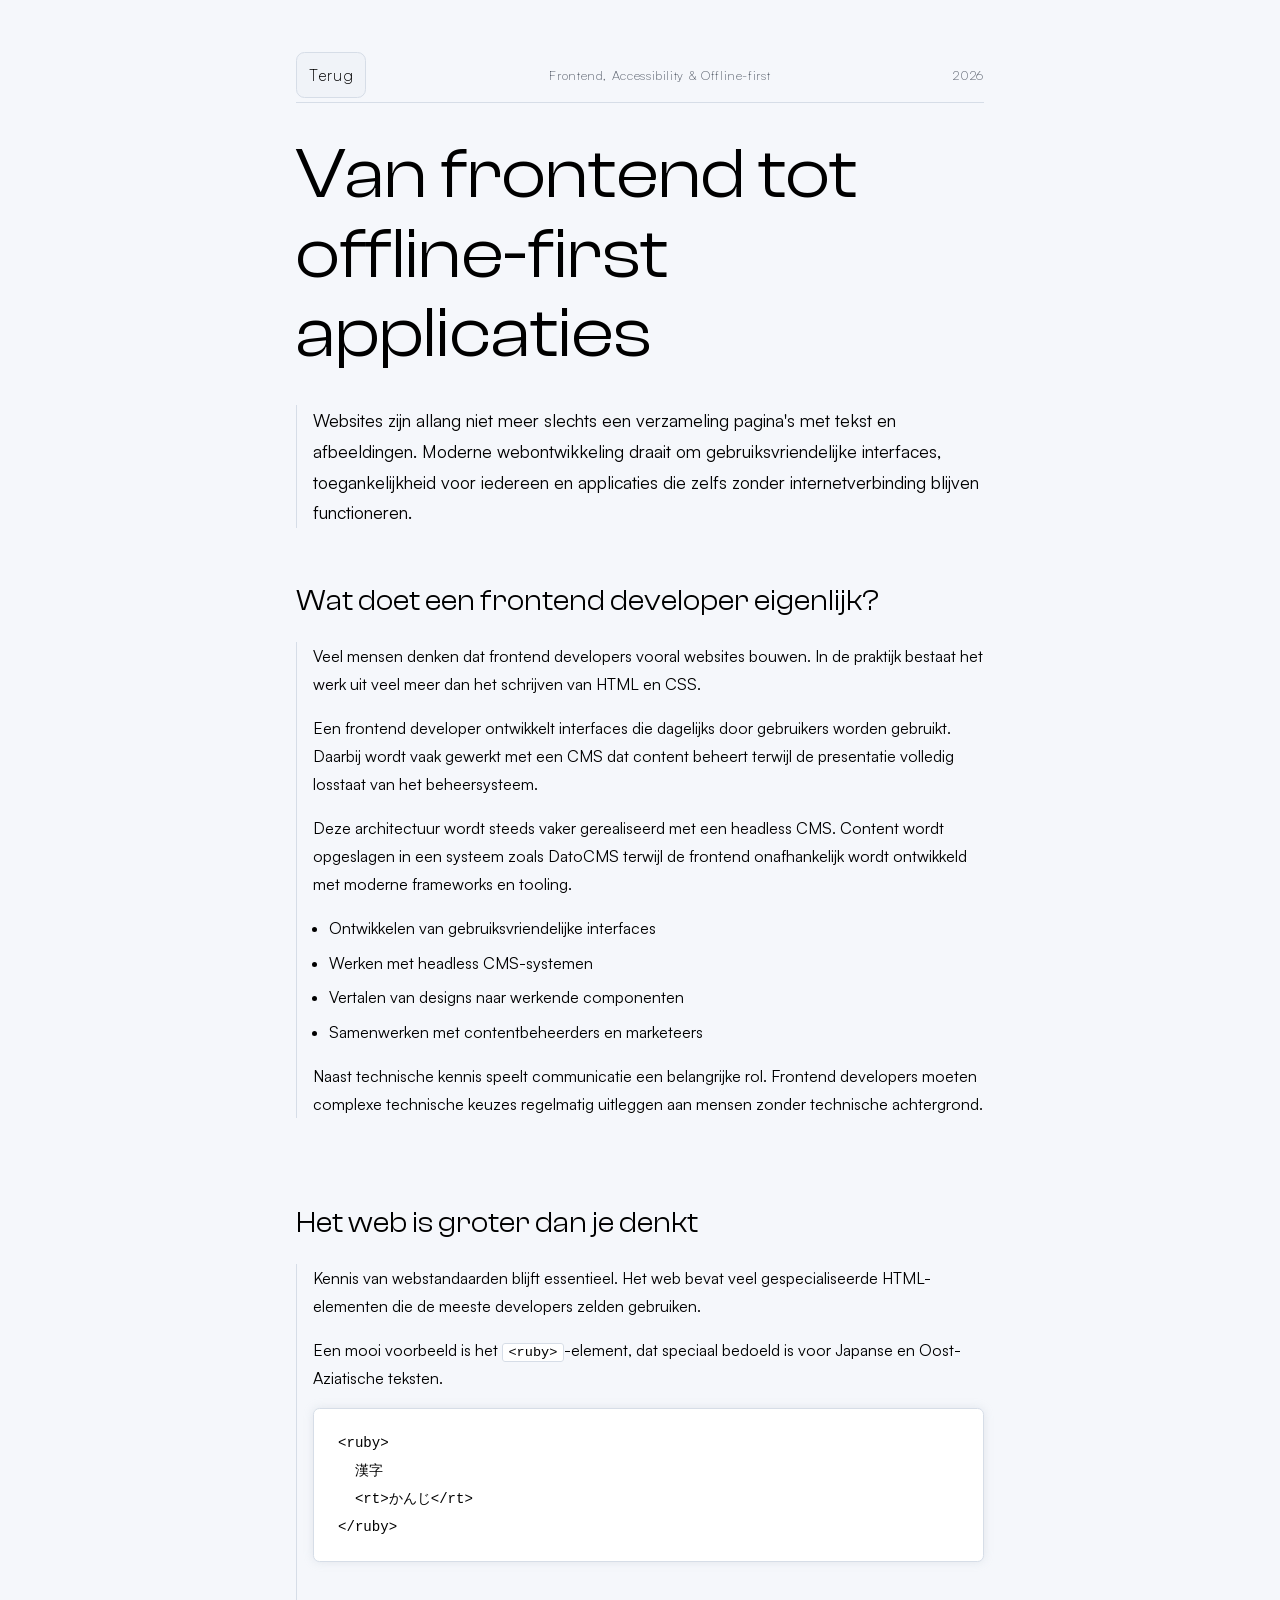
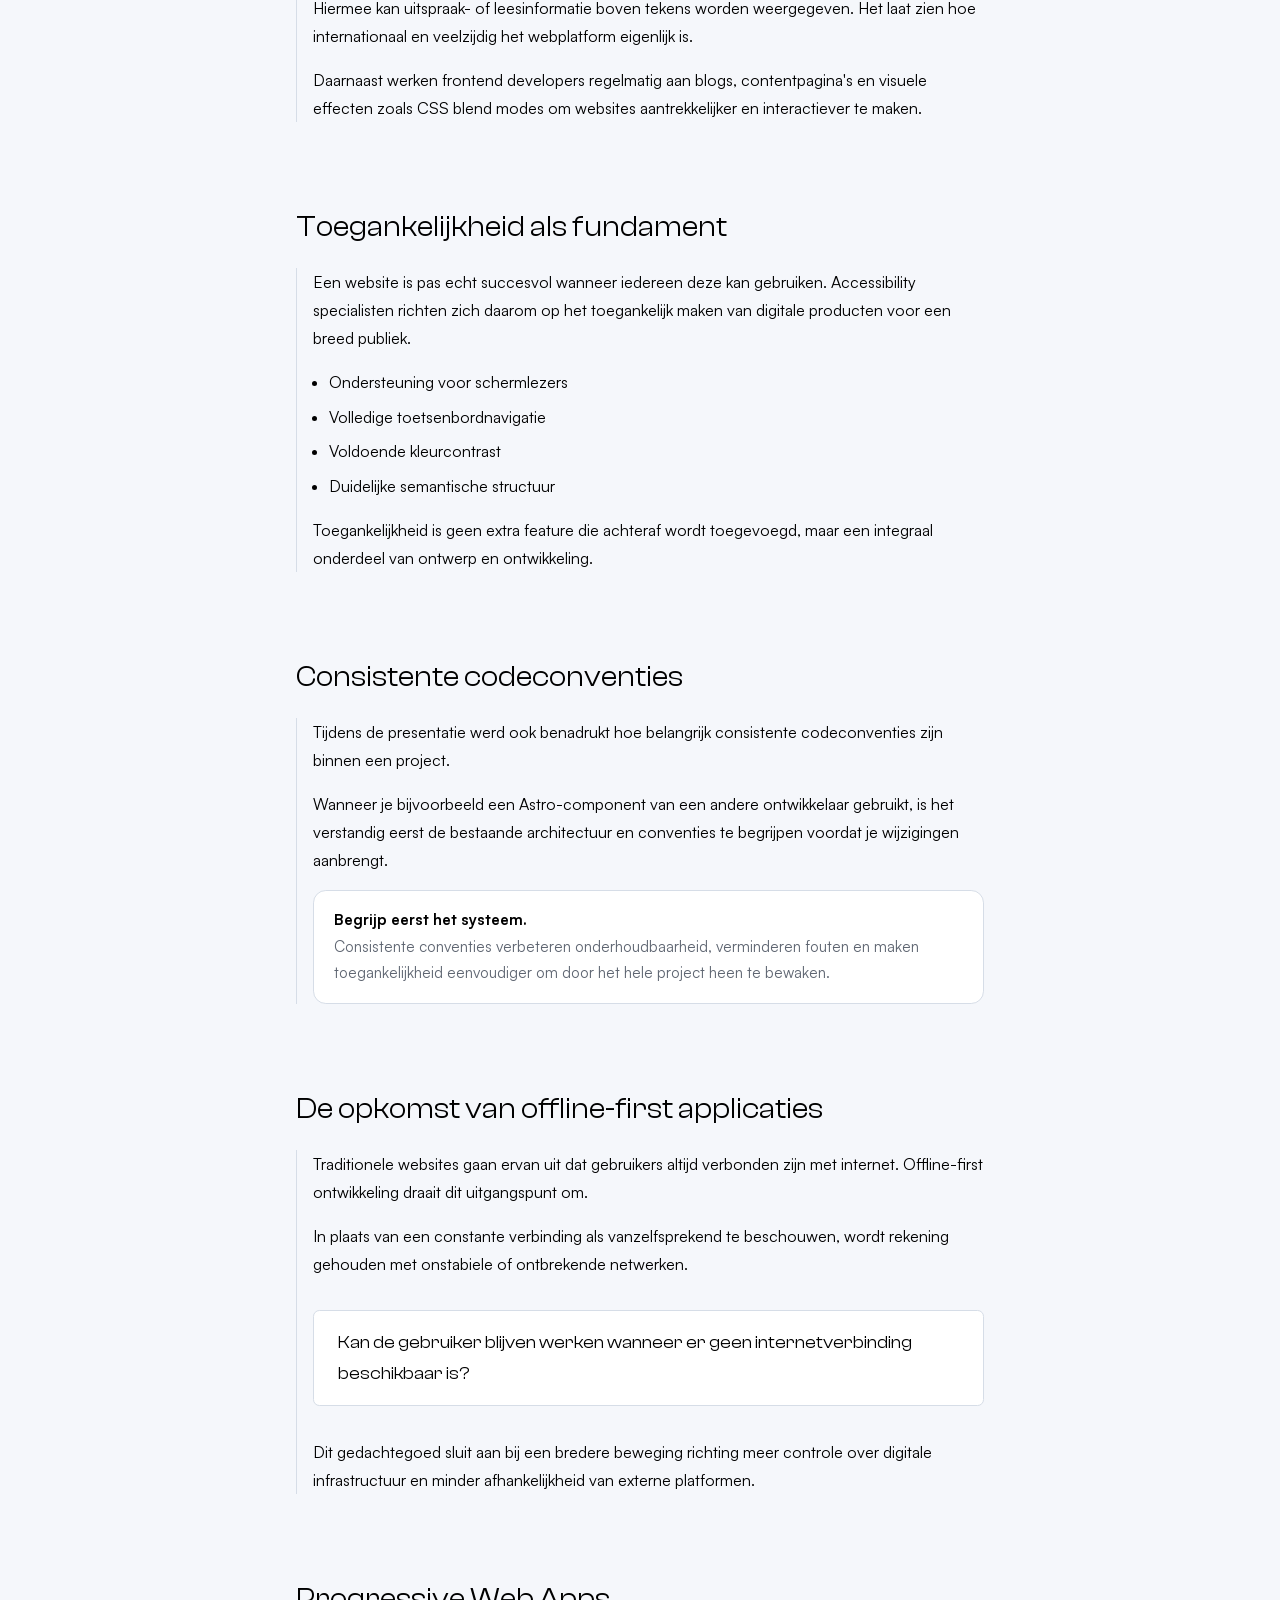
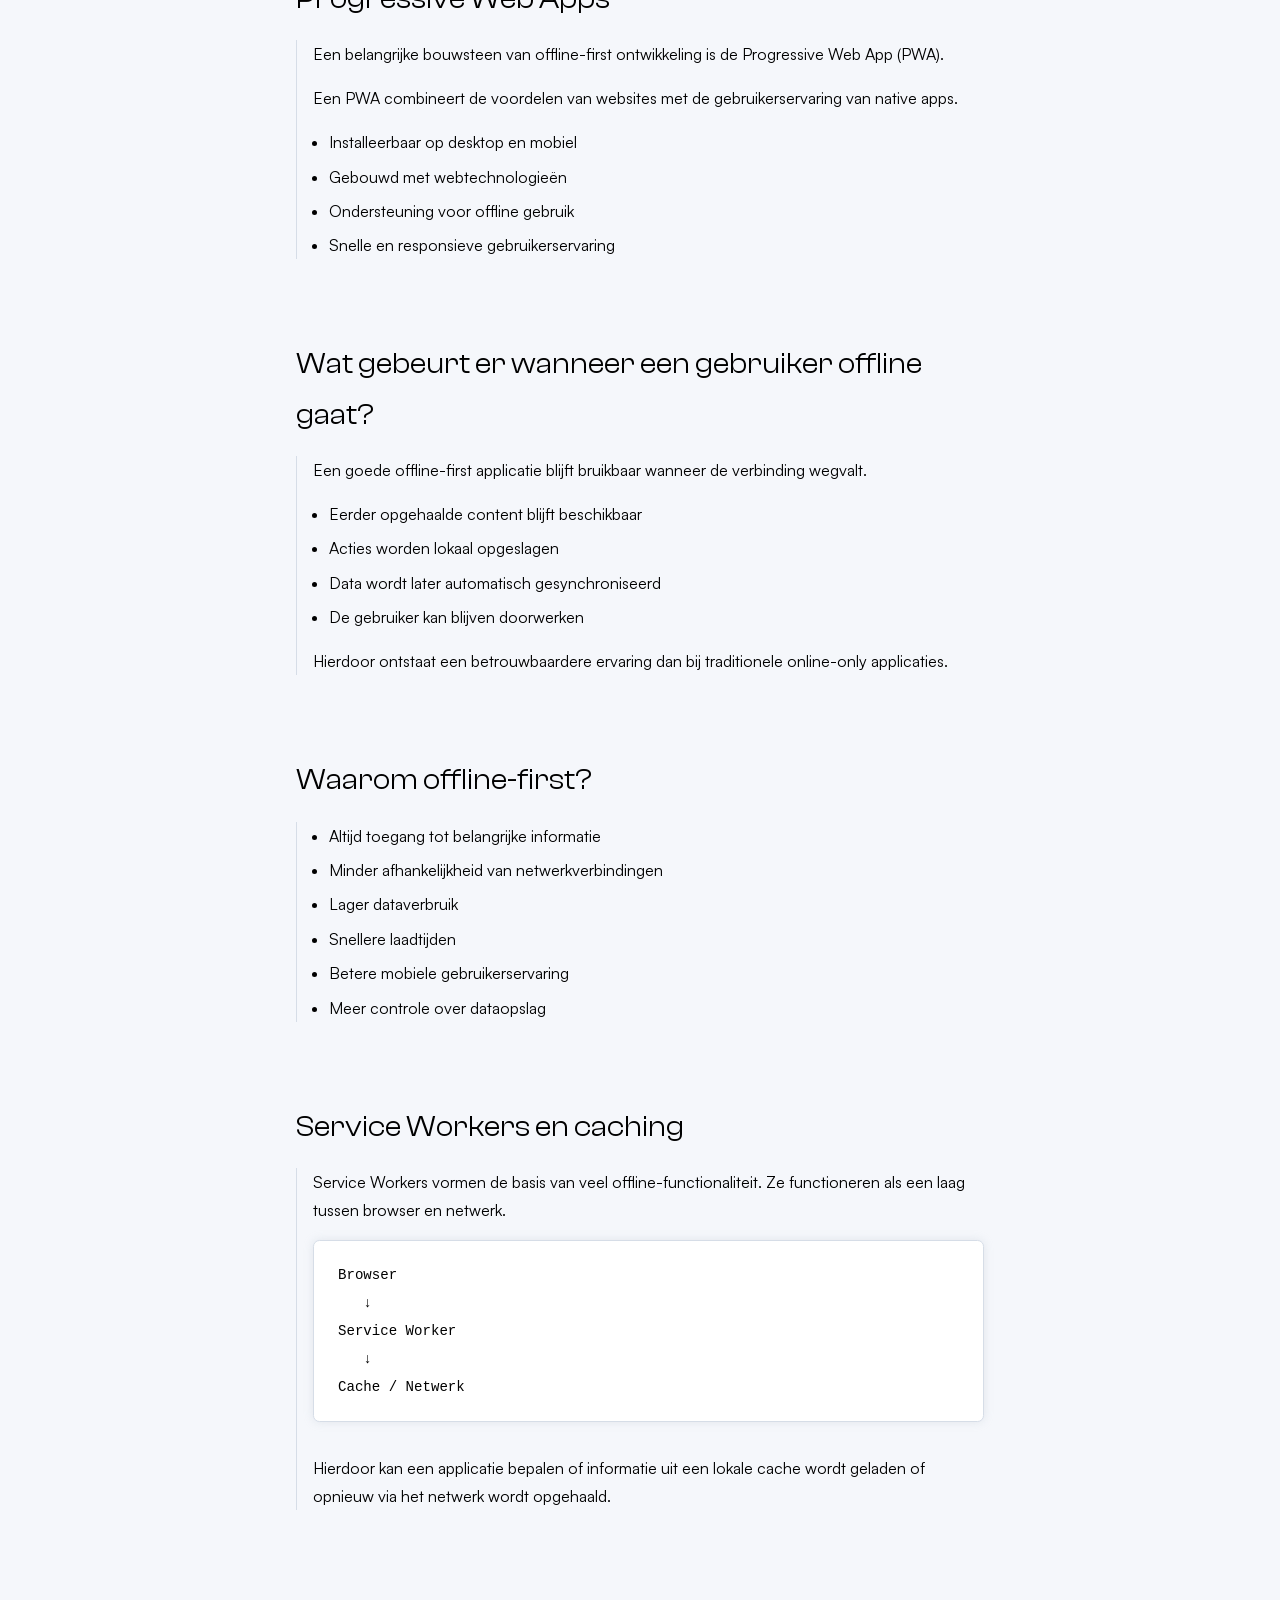
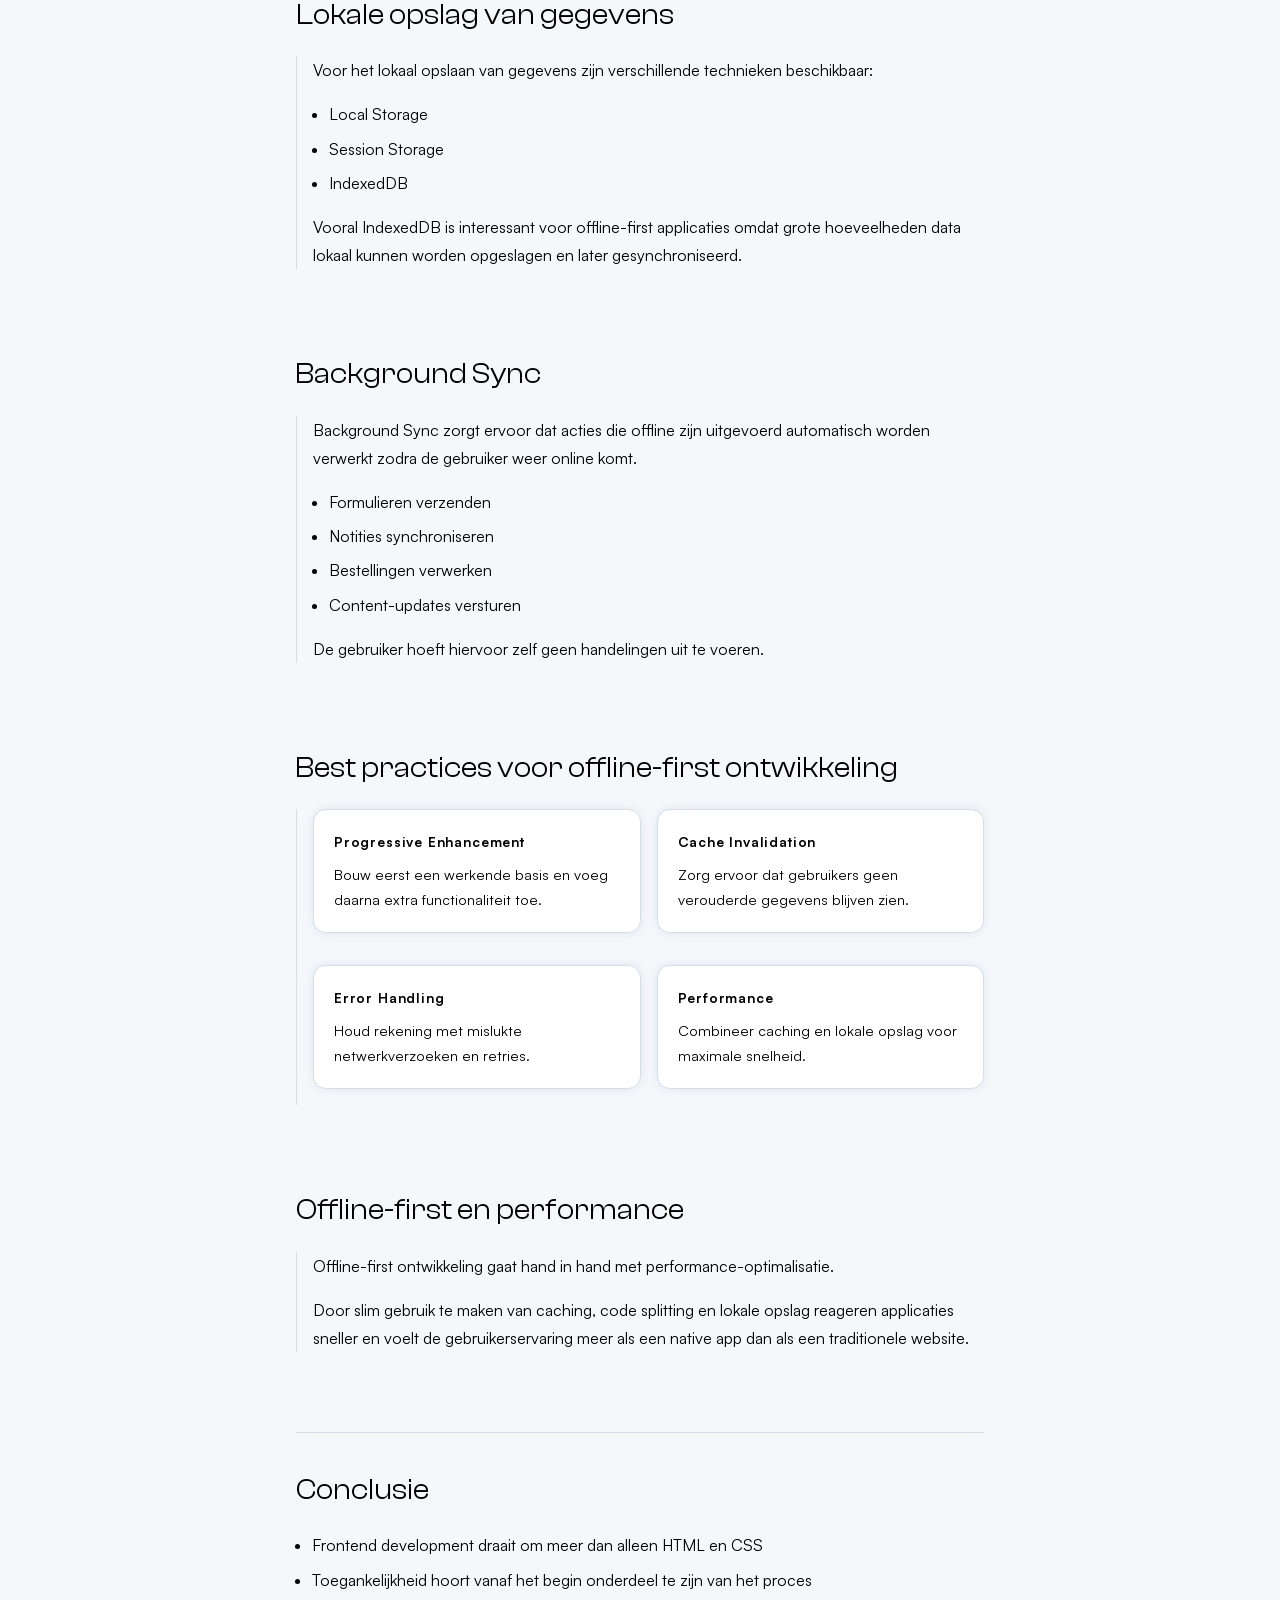
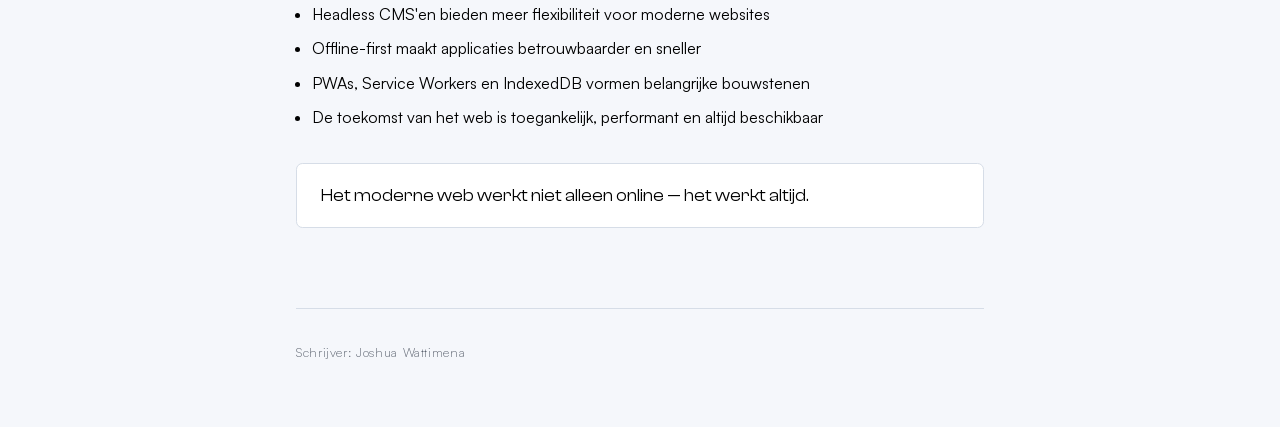
<file: weekly-nerds-pages/de-voorhoede-blog.html>
<!DOCTYPE html>
<html lang="nl">

<head>
    <meta charset="UTF-8">
    <meta name="viewport" content="width=device-width, initial-scale=1.0">
    <link rel="stylesheet" href="../styles/style-weekly-nerds.css">
    <title>Van frontend tot offline-first applicaties</title>
</head>

<body>


    <header>
        <div class="meta-top">
            <a href="../index.html" class="back-button">Terug</a>
            <p class="meta">
                Frontend, Accessibility & Offline-first
            </p>
            <p class="meta">2026</p>
        </div>
        <h1>Van frontend tot offline-first applicaties</h1>
    </header>

    <p class="intro">
        Websites zijn allang niet meer slechts een verzameling pagina's met tekst en afbeeldingen.
        Moderne webontwikkeling draait om gebruiksvriendelijke interfaces, toegankelijkheid voor
        iedereen en applicaties die zelfs zonder internetverbinding blijven functioneren.
    </p>

    <h2>Wat doet een frontend developer eigenlijk?</h2>
    <section>
        <p>
            Veel mensen denken dat frontend developers vooral websites bouwen. In de praktijk
            bestaat het werk uit veel meer dan het schrijven van HTML en CSS.
        </p>

        <p>
            Een frontend developer ontwikkelt interfaces die dagelijks door gebruikers worden
            gebruikt. Daarbij wordt vaak gewerkt met een CMS dat content beheert terwijl de
            presentatie volledig losstaat van het beheersysteem.
        </p>

        <p>
            Deze architectuur wordt steeds vaker gerealiseerd met een headless CMS.
            Content wordt opgeslagen in een systeem zoals DatoCMS terwijl de frontend
            onafhankelijk wordt ontwikkeld met moderne frameworks en tooling.
        </p>

        <ul>
            <li>Ontwikkelen van gebruiksvriendelijke interfaces</li>
            <li>Werken met headless CMS-systemen</li>
            <li>Vertalen van designs naar werkende componenten</li>
            <li>Samenwerken met contentbeheerders en marketeers</li>
        </ul>

        <p>
            Naast technische kennis speelt communicatie een belangrijke rol. Frontend developers
            moeten complexe technische keuzes regelmatig uitleggen aan mensen zonder technische
            achtergrond.
        </p>
    </section>

    <h2>Het web is groter dan je denkt</h2>
    <section>
        <p>
            Kennis van webstandaarden blijft essentieel. Het web bevat veel gespecialiseerde
            HTML-elementen die de meeste developers zelden gebruiken.
        </p>

        <p>
            Een mooi voorbeeld is het <code>&lt;ruby&gt;</code>-element, dat speciaal bedoeld is
            voor Japanse en Oost-Aziatische teksten.
        </p>

        <pre><code>&lt;ruby&gt;
  漢字
  &lt;rt&gt;かんじ&lt;/rt&gt;
&lt;/ruby&gt;</code></pre>

        <p>
            Hiermee kan uitspraak- of leesinformatie boven tekens worden weergegeven.
            Het laat zien hoe internationaal en veelzijdig het webplatform eigenlijk is.
        </p>

        <p>
            Daarnaast werken frontend developers regelmatig aan blogs, contentpagina's
            en visuele effecten zoals CSS blend modes om websites aantrekkelijker en
            interactiever te maken.
        </p>
    </section>

    <h2>Toegankelijkheid als fundament</h2>
    <section>
        <p>
            Een website is pas echt succesvol wanneer iedereen deze kan gebruiken.
            Accessibility specialisten richten zich daarom op het toegankelijk maken
            van digitale producten voor een breed publiek.
        </p>

        <ul>
            <li>Ondersteuning voor schermlezers</li>
            <li>Volledige toetsenbordnavigatie</li>
            <li>Voldoende kleurcontrast</li>
            <li>Duidelijke semantische structuur</li>
        </ul>

        <p>
            Toegankelijkheid is geen extra feature die achteraf wordt toegevoegd,
            maar een integraal onderdeel van ontwerp en ontwikkeling.
        </p>
    </section>

    <h2>Consistente codeconventies</h2>
    <section>
        <p>
            Tijdens de presentatie werd ook benadrukt hoe belangrijk consistente
            codeconventies zijn binnen een project.
        </p>

        <p>
            Wanneer je bijvoorbeeld een Astro-component van een andere ontwikkelaar
            gebruikt, is het verstandig eerst de bestaande architectuur en conventies
            te begrijpen voordat je wijzigingen aanbrengt.
        </p>

        <div class="tip">
            <strong>Begrijp eerst het systeem.</strong><br>
            Consistente conventies verbeteren onderhoudbaarheid, verminderen fouten
            en maken toegankelijkheid eenvoudiger om door het hele project heen
            te bewaken.
        </div>
    </section>

    <h2>De opkomst van offline-first applicaties</h2>
    <section>
        <p>
            Traditionele websites gaan ervan uit dat gebruikers altijd verbonden zijn
            met internet. Offline-first ontwikkeling draait dit uitgangspunt om.
        </p>

        <p>
            In plaats van een constante verbinding als vanzelfsprekend te beschouwen,
            wordt rekening gehouden met onstabiele of ontbrekende netwerken.
        </p>

        <blockquote>
            Kan de gebruiker blijven werken wanneer er geen internetverbinding beschikbaar is?
        </blockquote>

        <p>
            Dit gedachtegoed sluit aan bij een bredere beweging richting meer controle
            over digitale infrastructuur en minder afhankelijkheid van externe platformen.
        </p>
    </section>

    <h2>Progressive Web Apps</h2>
    <section>
        <p>
            Een belangrijke bouwsteen van offline-first ontwikkeling is de
            Progressive Web App (PWA).
        </p>

        <p>
            Een PWA combineert de voordelen van websites met de gebruikerservaring
            van native apps.
        </p>

        <ul>
            <li>Installeerbaar op desktop en mobiel</li>
            <li>Gebouwd met webtechnologieën</li>
            <li>Ondersteuning voor offline gebruik</li>
            <li>Snelle en responsieve gebruikerservaring</li>
        </ul>
    </section>

    <h2>Wat gebeurt er wanneer een gebruiker offline gaat?</h2>
    <section>
        <p>
            Een goede offline-first applicatie blijft bruikbaar wanneer de verbinding
            wegvalt.
        </p>

        <ul>
            <li>Eerder opgehaalde content blijft beschikbaar</li>
            <li>Acties worden lokaal opgeslagen</li>
            <li>Data wordt later automatisch gesynchroniseerd</li>
            <li>De gebruiker kan blijven doorwerken</li>
        </ul>

        <p>
            Hierdoor ontstaat een betrouwbaardere ervaring dan bij traditionele
            online-only applicaties.
        </p>
    </section>

    <h2>Waarom offline-first?</h2>
    <section>
        <ul>
            <li>Altijd toegang tot belangrijke informatie</li>
            <li>Minder afhankelijkheid van netwerkverbindingen</li>
            <li>Lager dataverbruik</li>
            <li>Snellere laadtijden</li>
            <li>Betere mobiele gebruikerservaring</li>
            <li>Meer controle over dataopslag</li>
        </ul>
    </section>

    <h2>Service Workers en caching</h2>
    <section>
        <p>
            Service Workers vormen de basis van veel offline-functionaliteit.
            Ze functioneren als een laag tussen browser en netwerk.
        </p>

        <pre><code>Browser
   ↓
Service Worker
   ↓
Cache / Netwerk</code></pre>

        <p>
            Hierdoor kan een applicatie bepalen of informatie uit een lokale cache
            wordt geladen of opnieuw via het netwerk wordt opgehaald.
        </p>
    </section>

    <h2>Lokale opslag van gegevens</h2>
    <section>
        <p>
            Voor het lokaal opslaan van gegevens zijn verschillende technieken beschikbaar:
        </p>

        <ul>
            <li>Local Storage</li>
            <li>Session Storage</li>
            <li>IndexedDB</li>
        </ul>

        <p>
            Vooral IndexedDB is interessant voor offline-first applicaties omdat grote
            hoeveelheden data lokaal kunnen worden opgeslagen en later gesynchroniseerd.
        </p>
    </section>

    <h2>Background Sync</h2>
    <section>
        <p>
            Background Sync zorgt ervoor dat acties die offline zijn uitgevoerd
            automatisch worden verwerkt zodra de gebruiker weer online komt.
        </p>

        <ul>
            <li>Formulieren verzenden</li>
            <li>Notities synchroniseren</li>
            <li>Bestellingen verwerken</li>
            <li>Content-updates versturen</li>
        </ul>

        <p>
            De gebruiker hoeft hiervoor zelf geen handelingen uit te voeren.
        </p>
    </section>

    <h2>Best practices voor offline-first ontwikkeling</h2>
    <section>
        <div class="baseline-grid">
            <div class="baseline-card">
                <h3>Progressive Enhancement</h3>
                <p>
                    Bouw eerst een werkende basis en voeg daarna extra functionaliteit toe.
                </p>
            </div>

            <div class="baseline-card">
                <h3>Cache Invalidation</h3>
                <p>
                    Zorg ervoor dat gebruikers geen verouderde gegevens blijven zien.
                </p>
            </div>

            <div class="baseline-card">
                <h3>Error Handling</h3>
                <p>
                    Houd rekening met mislukte netwerkverzoeken en retries.
                </p>
            </div>

            <div class="baseline-card">
                <h3>Performance</h3>
                <p>
                    Combineer caching en lokale opslag voor maximale snelheid.
                </p>
            </div>
        </div>
    </section>

    <h2>Offline-first en performance</h2>
    <section>
        <p>
            Offline-first ontwikkeling gaat hand in hand met performance-optimalisatie.
        </p>

        <p>
            Door slim gebruik te maken van caching, code splitting en lokale opslag
            reageren applicaties sneller en voelt de gebruikerservaring meer als een
            native app dan als een traditionele website.
        </p>
    </section>

    <section class="conclusion">
        <h2>Conclusie</h2>

        <ul>
            <li>Frontend development draait om meer dan alleen HTML en CSS</li>
            <li>Toegankelijkheid hoort vanaf het begin onderdeel te zijn van het proces</li>
            <li>Headless CMS'en bieden meer flexibiliteit voor moderne websites</li>
            <li>Offline-first maakt applicaties betrouwbaarder en sneller</li>
            <li>PWAs, Service Workers en IndexedDB vormen belangrijke bouwstenen</li>
            <li>De toekomst van het web is toegankelijk, performant en altijd beschikbaar</li>
        </ul>

        <blockquote>
            Het moderne web werkt niet alleen online — het werkt altijd.
        </blockquote>
    </section>

    <footer>
        <p class="meta">Schrijver: Joshua Wattimena</p>
    </footer>



</body>

</html>
</file>
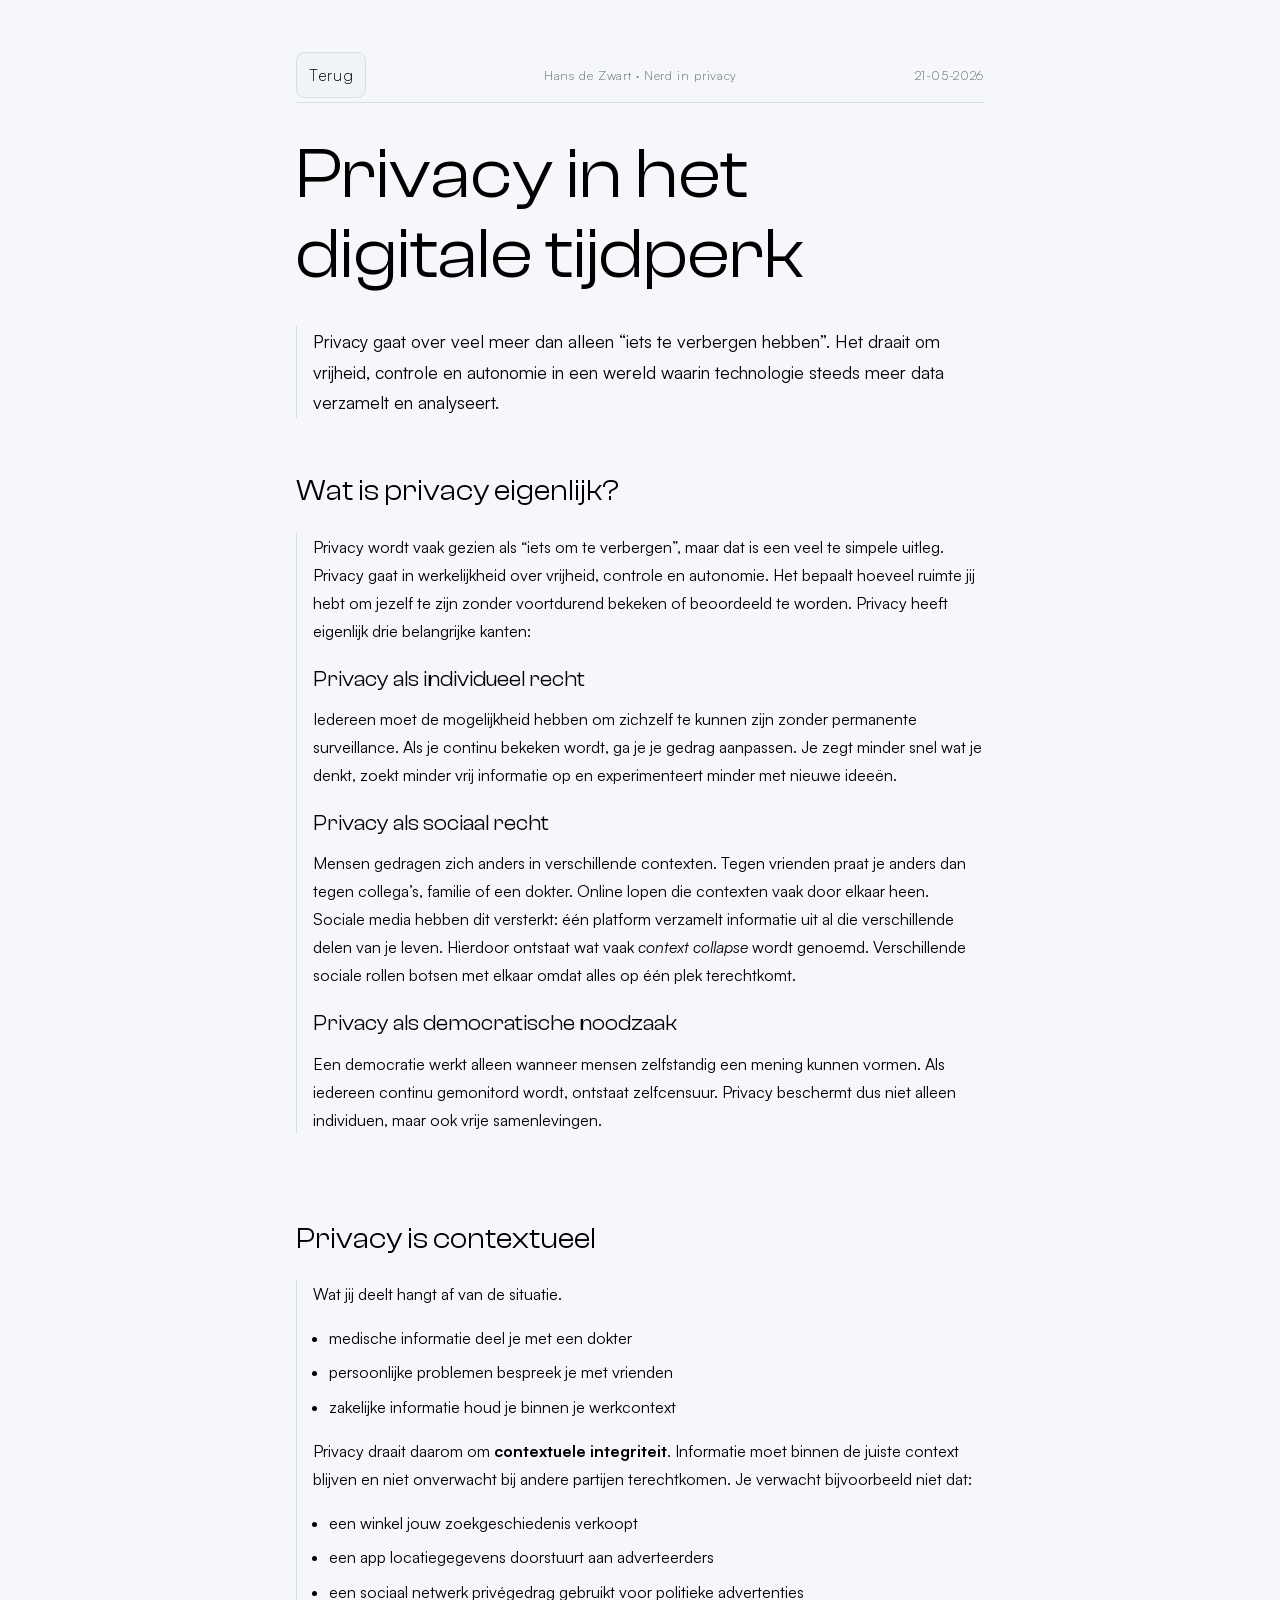
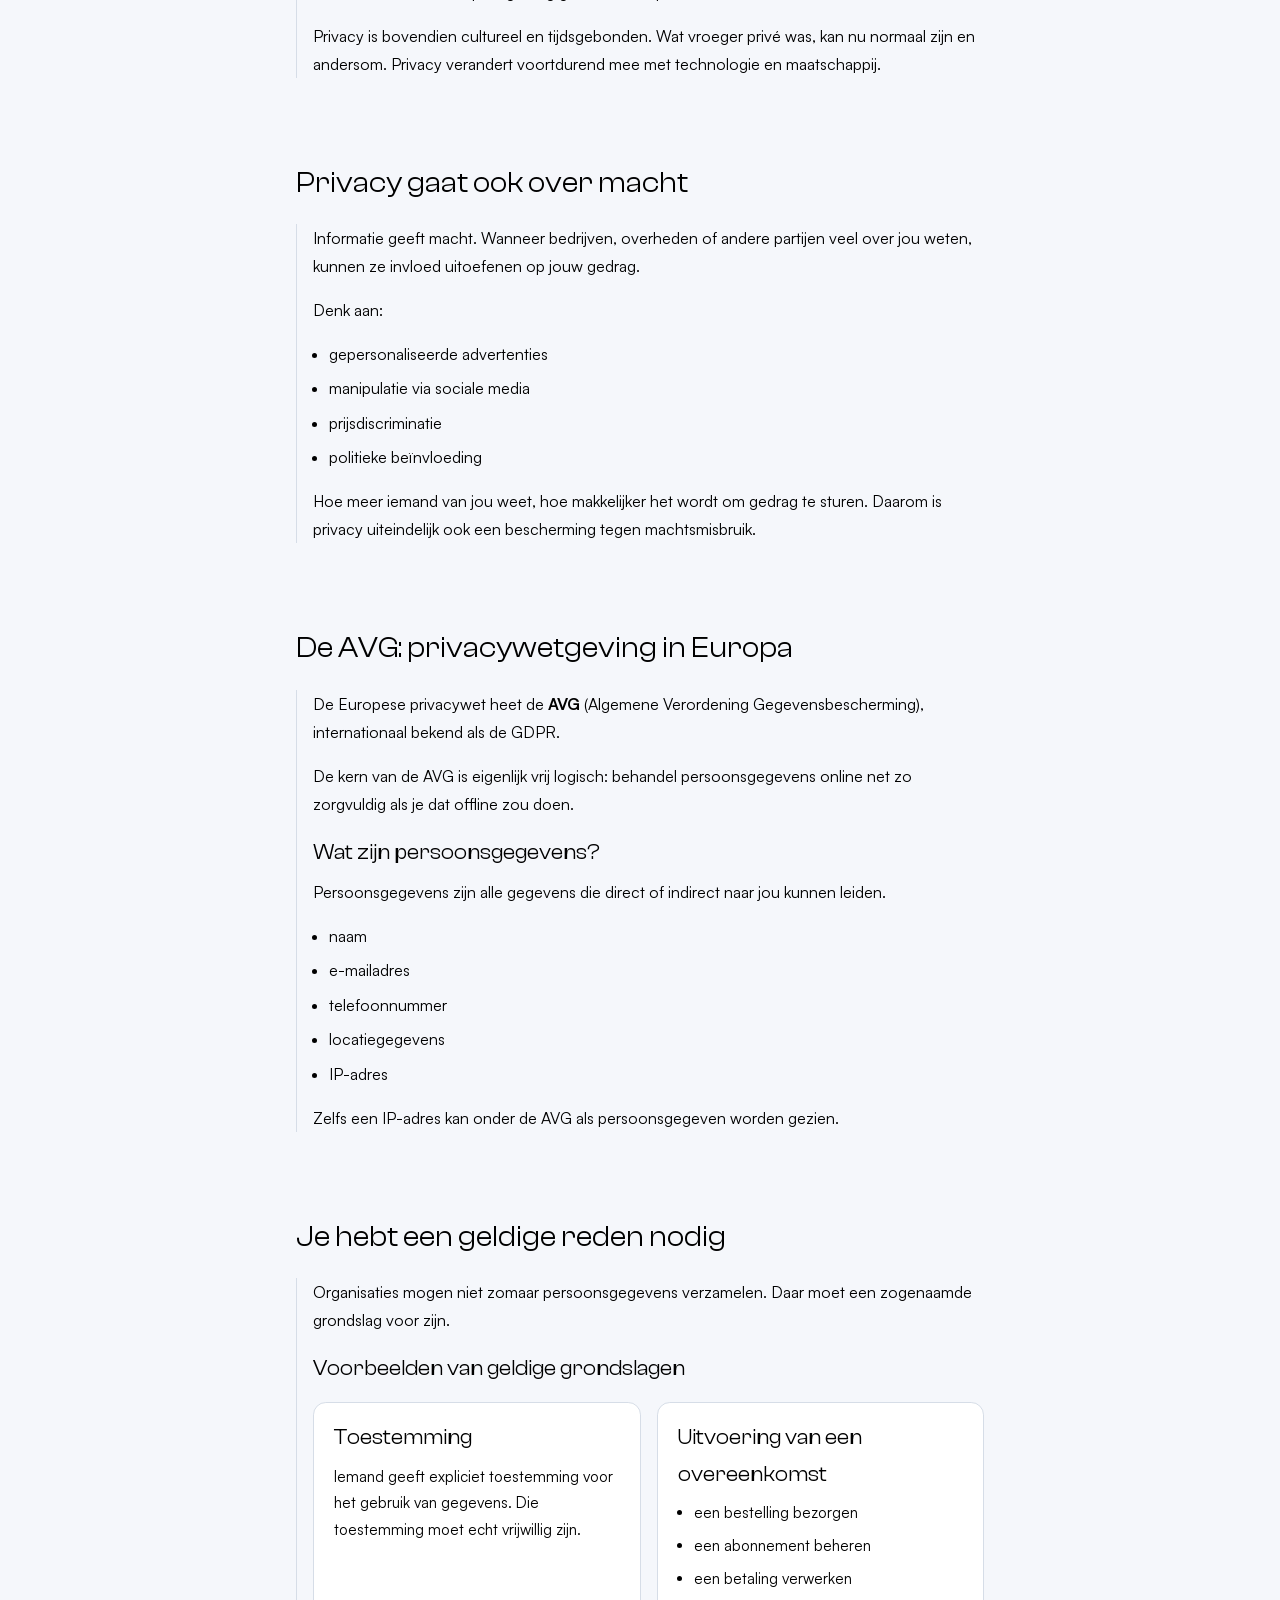
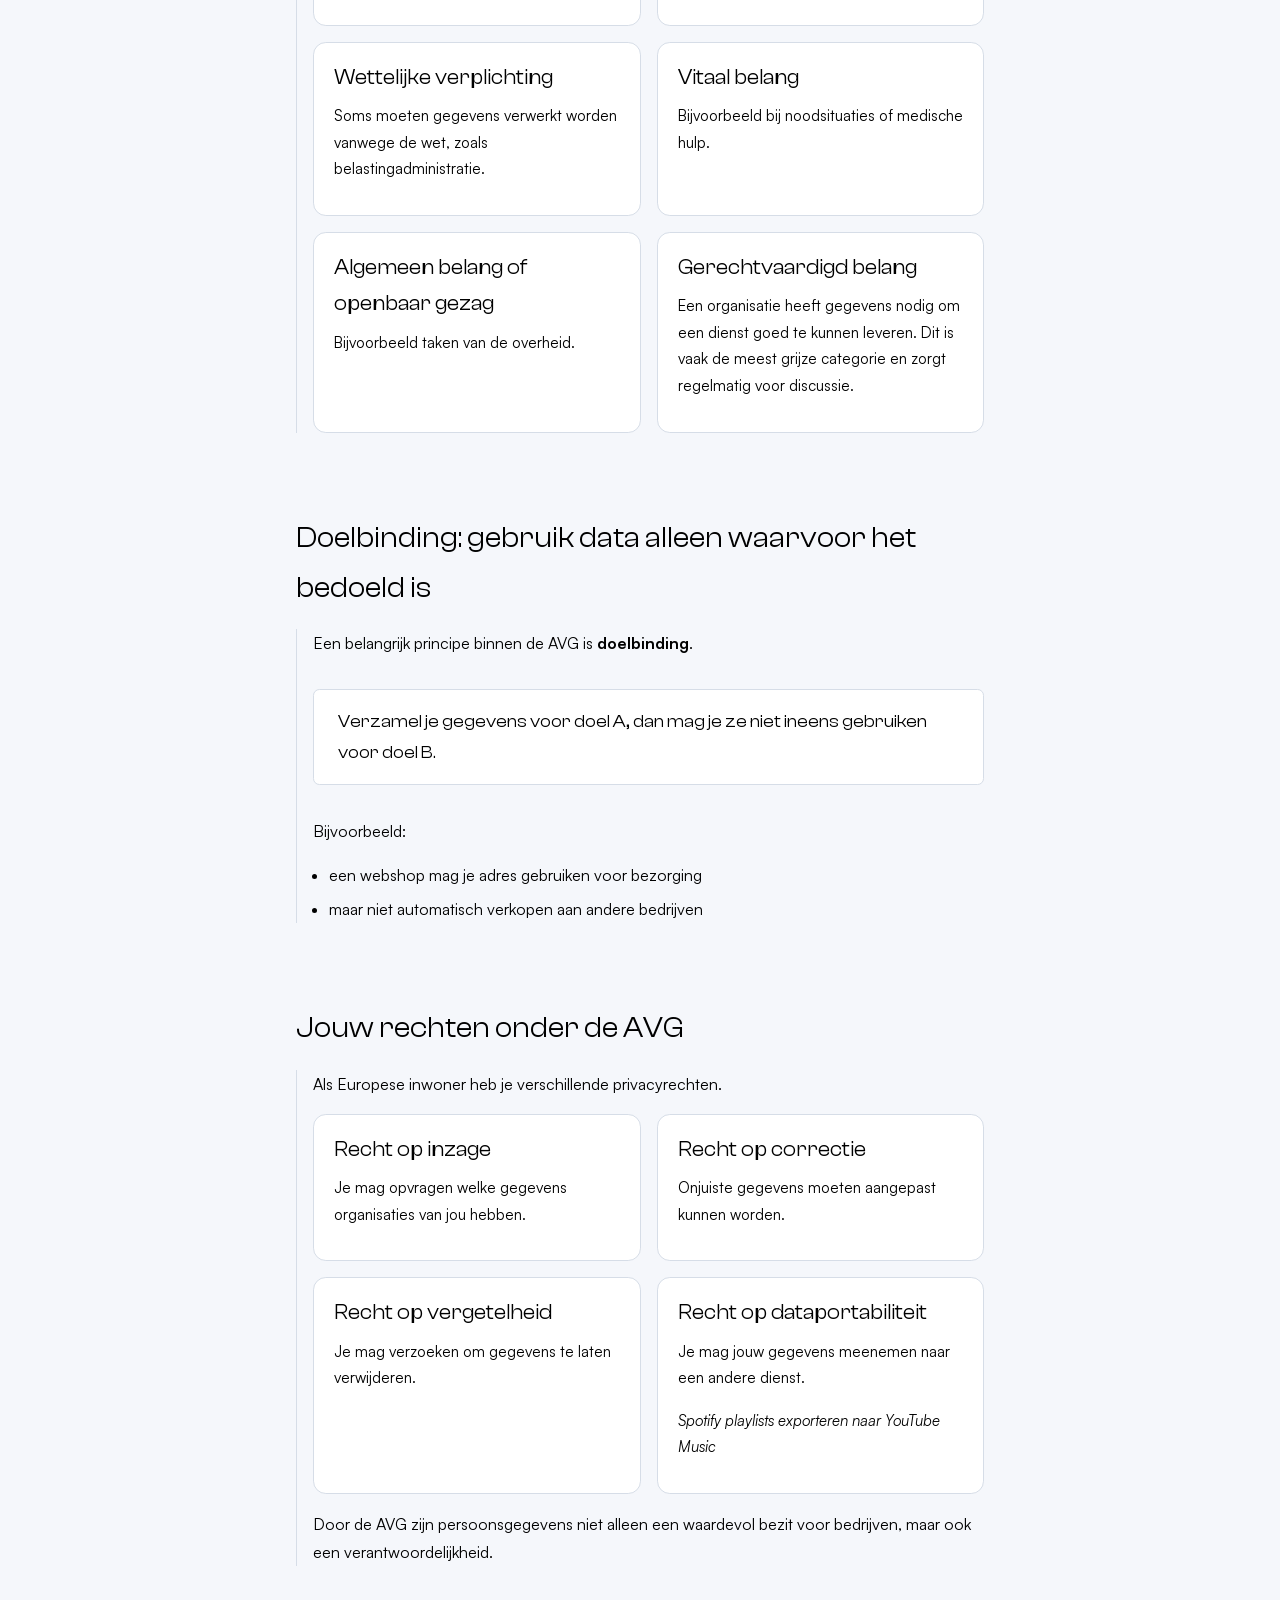
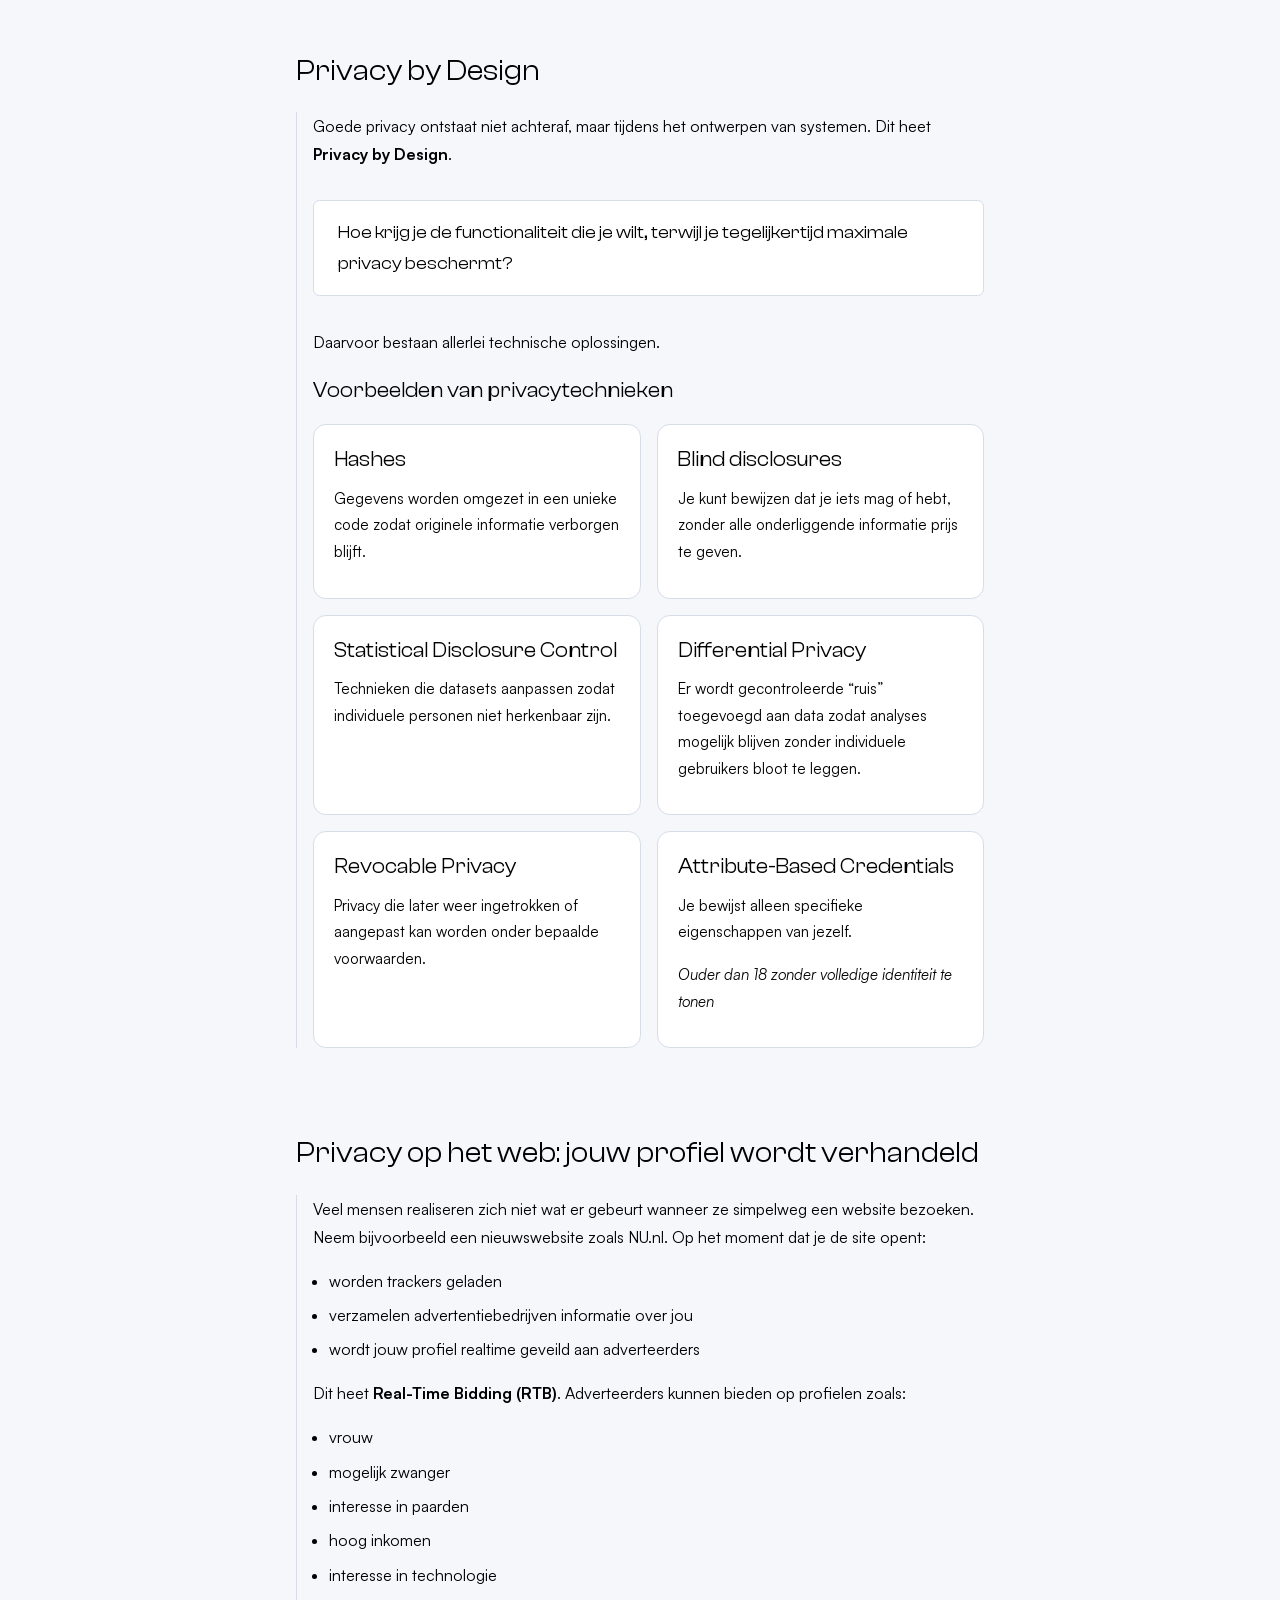
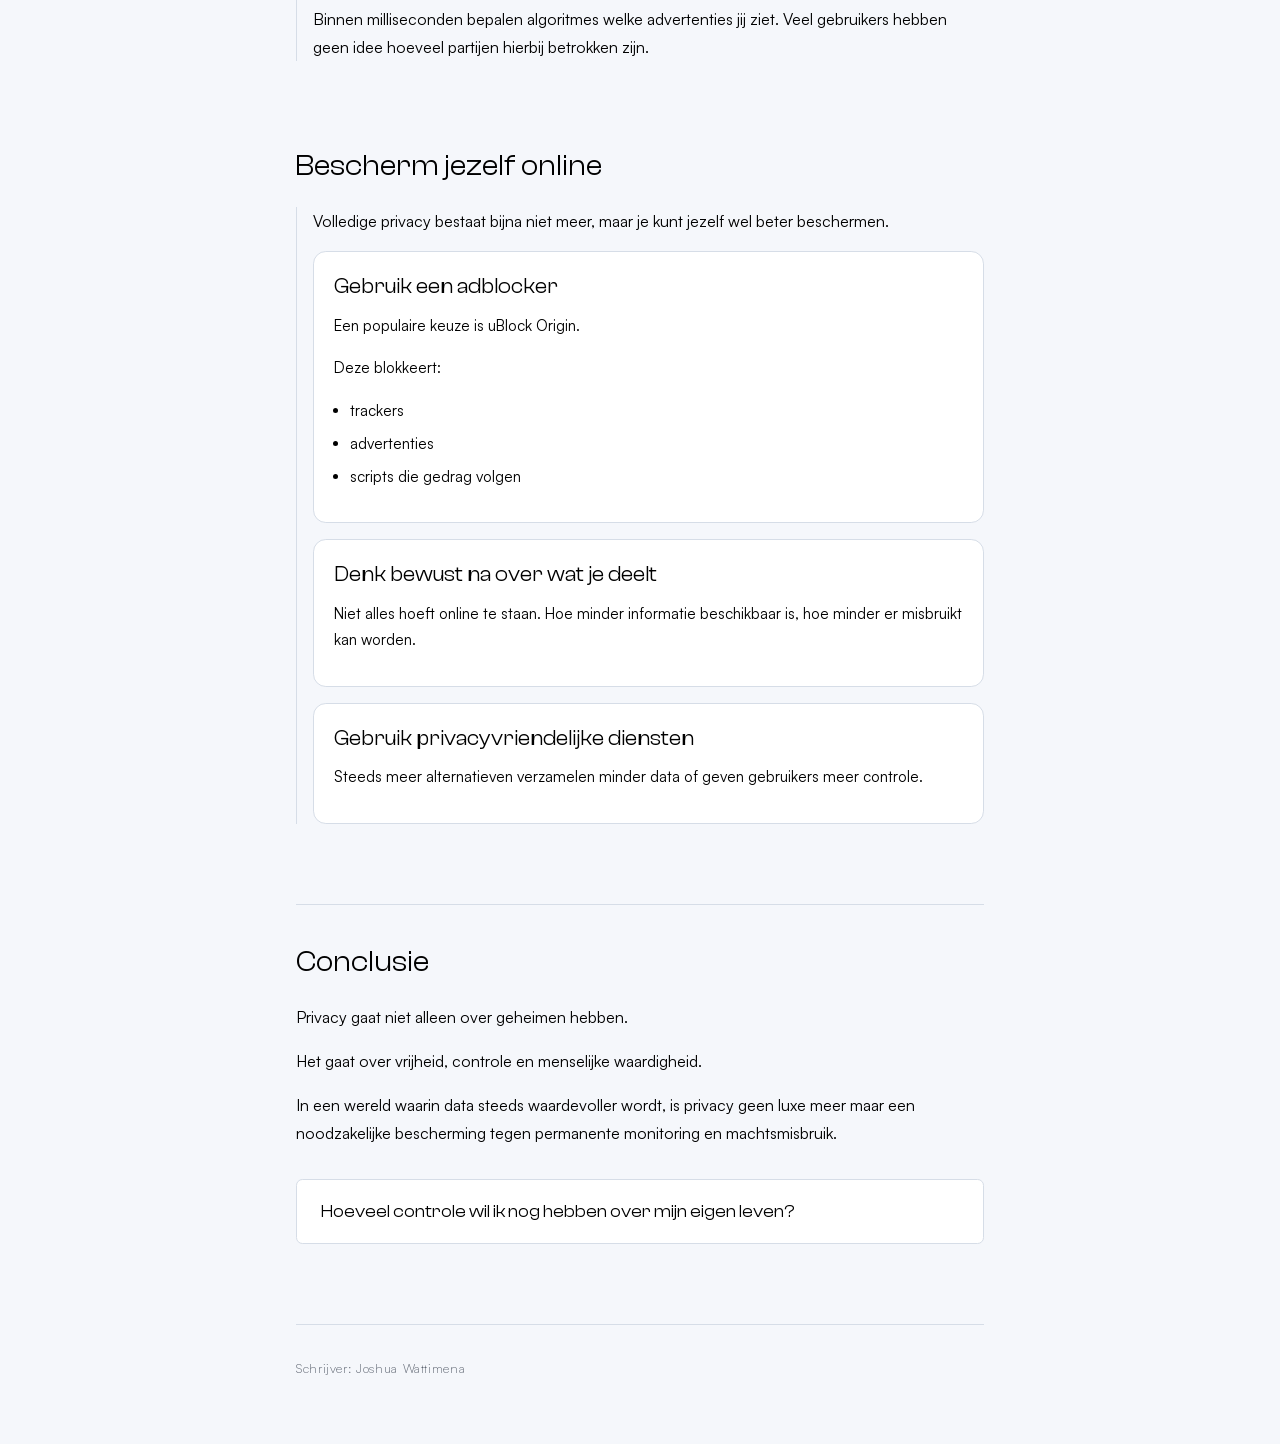
<file: weekly-nerds-pages/hans-de-zwart-blog.html>
<!DOCTYPE html>
<html lang="nl">

<head>
    <meta charset="UTF-8">
    <meta name="viewport" content="width=device-width, initial-scale=1.0">
    <link rel="stylesheet" href="../styles/style-weekly-nerds.css">
    <title>Privacy in het digitale tijdperk</title>
</head>

<body>

    <header>
        <div class="meta-top">
            <a href="../index.html" class="back-button">Terug</a>

            <p class="meta">
                Hans de Zwart · Nerd in privacy
            </p>

            <p class="meta">21-05-2026</p>
        </div>

        <h1>Privacy in het<br> digitale tijdperk</h1>
    </header>

    <p class="intro">
        Privacy gaat over veel meer dan alleen “iets te verbergen hebben”.
        Het draait om vrijheid, controle en autonomie in een wereld
        waarin technologie steeds meer data verzamelt en analyseert.
    </p>

    <h2>Wat is privacy eigenlijk?</h2>
    <section>
        <p>
            Privacy wordt vaak gezien als “iets om te verbergen”,
            maar dat is een veel te simpele uitleg.

            Privacy gaat in werkelijkheid over vrijheid,
            controle en autonomie.

            Het bepaalt hoeveel ruimte jij hebt om jezelf te zijn
            zonder voortdurend bekeken of beoordeeld te worden.

            Privacy heeft eigenlijk drie belangrijke kanten:
        </p>

        <h3>Privacy als individueel recht</h3>

        <p>
            Iedereen moet de mogelijkheid hebben
            om zichzelf te kunnen zijn zonder permanente surveillance.

            Als je continu bekeken wordt,
            ga je je gedrag aanpassen.

            Je zegt minder snel wat je denkt,
            zoekt minder vrij informatie op
            en experimenteert minder met nieuwe ideeën.
        </p>

        <h3>Privacy als sociaal recht</h3>

        <p>
            Mensen gedragen zich anders in verschillende contexten.

            Tegen vrienden praat je anders dan tegen collega’s,
            familie of een dokter.

            Online lopen die contexten vaak door elkaar heen.

            Sociale media hebben dit versterkt:
            één platform verzamelt informatie uit al die verschillende delen van je leven.

            Hierdoor ontstaat wat vaak
            <em>context collapse</em> wordt genoemd.

            Verschillende sociale rollen botsen met elkaar
            omdat alles op één plek terechtkomt.
        </p>

        <h3>Privacy als democratische noodzaak</h3>

        <p>
            Een democratie werkt alleen wanneer mensen zelfstandig
            een mening kunnen vormen.

            Als iedereen continu gemonitord wordt,
            ontstaat zelfcensuur.

            Privacy beschermt dus niet alleen individuen,
            maar ook vrije samenlevingen.
        </p>
    </section>

    <h2>Privacy is contextueel</h2>
    <section>
        <p>
            Wat jij deelt hangt af van de situatie.
        </p>

        <ul>
            <li>medische informatie deel je met een dokter</li>
            <li>persoonlijke problemen bespreek je met vrienden</li>
            <li>zakelijke informatie houd je binnen je werkcontext</li>
        </ul>

        <p>
            Privacy draait daarom om <strong>contextuele integriteit</strong>.

            Informatie moet binnen de juiste context blijven
            en niet onverwacht bij andere partijen terechtkomen.

            Je verwacht bijvoorbeeld niet dat:
        </p>

        <ul>
            <li>een winkel jouw zoekgeschiedenis verkoopt</li>
            <li>een app locatiegegevens doorstuurt aan adverteerders</li>
            <li>een sociaal netwerk privégedrag gebruikt voor politieke advertenties</li>
        </ul>

        <p>
            Privacy is bovendien cultureel en tijdsgebonden.

            Wat vroeger privé was,
            kan nu normaal zijn en andersom.

            Privacy verandert voortdurend mee
            met technologie en maatschappij.
        </p>
    </section>

    <h2>Privacy gaat ook over macht</h2>
    <section>
        <p>
            Informatie geeft macht.

            Wanneer bedrijven, overheden of andere partijen veel over jou weten,
            kunnen ze invloed uitoefenen op jouw gedrag.
        </p>

        <p>
            Denk aan:
        </p>

        <ul>
            <li>gepersonaliseerde advertenties</li>
            <li>manipulatie via sociale media</li>
            <li>prijsdiscriminatie</li>
            <li>politieke beïnvloeding</li>
        </ul>

        <p>
            Hoe meer iemand van jou weet,
            hoe makkelijker het wordt om gedrag te sturen.

            Daarom is privacy uiteindelijk ook
            een bescherming tegen machtsmisbruik.
        </p>
    </section>

    <h2>De AVG: privacywetgeving in Europa</h2>
    <section>
        <p>
            De Europese privacywet heet de
            <strong>AVG</strong>
            (Algemene Verordening Gegevensbescherming),
            internationaal bekend als de GDPR.
        </p>

        <p>
            De kern van de AVG is eigenlijk vrij logisch:
            behandel persoonsgegevens online net zo zorgvuldig
            als je dat offline zou doen.
        </p>

        <h3>Wat zijn persoonsgegevens?</h3>

        <p>
            Persoonsgegevens zijn alle gegevens
            die direct of indirect naar jou kunnen leiden.
        </p>

        <ul>
            <li>naam</li>
            <li>e-mailadres</li>
            <li>telefoonnummer</li>
            <li>locatiegegevens</li>
            <li>IP-adres</li>
        </ul>

        <p>
            Zelfs een IP-adres kan onder de AVG
            als persoonsgegeven worden gezien.
        </p>
    </section>

    <h2>Je hebt een geldige reden nodig</h2>
    <section>
        <p>
            Organisaties mogen niet zomaar persoonsgegevens verzamelen.

            Daar moet een zogenaamde grondslag voor zijn.
        </p>

        <h3>Voorbeelden van geldige grondslagen</h3>
        <div class="tip-grid">
            <div class="tip">
                <h3>Toestemming</h3>

                <p>
                    Iemand geeft expliciet toestemming
                    voor het gebruik van gegevens.

                    Die toestemming moet echt vrijwillig zijn.
                </p>
            </div>
            <div class="tip">
                <h3>Uitvoering van een overeenkomst</h3>

                <ul>
                    <li>een bestelling bezorgen</li>
                    <li>een abonnement beheren</li>
                    <li>een betaling verwerken</li>
                </ul>
            </div>
            <div class="tip">
                <h3>Wettelijke verplichting</h3>

                <p>
                    Soms moeten gegevens verwerkt worden vanwege de wet,
                    zoals belastingadministratie.
                </p>
            </div>
            <div class="tip">
                <h3>Vitaal belang</h3>

                <p>
                    Bijvoorbeeld bij noodsituaties of medische hulp.
                </p>
            </div>
            <div class="tip">
                <h3>Algemeen belang of openbaar gezag</h3>

                <p>
                    Bijvoorbeeld taken van de overheid.
                </p>
            </div>
            <div class="tip">
                <h3>Gerechtvaardigd belang</h3>

                <p>
                    Een organisatie heeft gegevens nodig
                    om een dienst goed te kunnen leveren.
                    Dit is vaak de meest grijze categorie
                    en zorgt regelmatig voor discussie.
                </p>
            </div>
        </div>

    </section>

    <h2>Doelbinding: gebruik data alleen waarvoor het bedoeld is</h2>
    <section>
        <p>
            Een belangrijk principe binnen de AVG is
            <strong>doelbinding</strong>.
        </p>

        <blockquote>
            Verzamel je gegevens voor doel A,
            dan mag je ze niet ineens gebruiken voor doel B.
        </blockquote>

        <p>
            Bijvoorbeeld:
        </p>

        <ul>
            <li>een webshop mag je adres gebruiken voor bezorging</li>
            <li>maar niet automatisch verkopen aan andere bedrijven</li>
        </ul>
    </section>

    <h2>Jouw rechten onder de AVG</h2>
    <section>
        <p>
            Als Europese inwoner heb je verschillende privacyrechten.
        </p>
        <div class="tip-grid">
            <div class="tip">
                <h3>Recht op inzage</h3>

                <p>
                    Je mag opvragen welke gegevens organisaties van jou hebben.
                </p>
            </div>
            <div class="tip">
                <h3>Recht op correctie</h3>

                <p>
                    Onjuiste gegevens moeten aangepast kunnen worden.
                </p>
            </div>
            <div class="tip">
                <h3>Recht op vergetelheid</h3>

                <p>
                    Je mag verzoeken om gegevens te laten verwijderen.
                </p>
            </div>
            <div class="tip">
                <h3>Recht op dataportabiliteit</h3>

                <p>
                    Je mag jouw gegevens meenemen naar een andere dienst.
                </p>


                <p><em>Spotify playlists exporteren naar YouTube Music</em> </p>

            </div>
        </div>
        <p>
            Door de AVG zijn persoonsgegevens niet alleen
            een waardevol bezit voor bedrijven,
            maar ook een verantwoordelijkheid.
        </p>
    </section>

    <h2>Privacy by Design</h2>
    <section>
        <p>
            Goede privacy ontstaat niet achteraf,
            maar tijdens het ontwerpen van systemen.

            Dit heet <strong>Privacy by Design</strong>.
        </p>

        <blockquote>
            Hoe krijg je de functionaliteit die je wilt,
            terwijl je tegelijkertijd maximale privacy beschermt?
        </blockquote>

        <p>
            Daarvoor bestaan allerlei technische oplossingen.
        </p>

        <h3>Voorbeelden van privacytechnieken</h3>
        <div class="tip-grid">
            <div class="tip">
                <h3>Hashes</h3>

                <p>
                    Gegevens worden omgezet in een unieke code
                    zodat originele informatie verborgen blijft.
                </p>
            </div>
            <div class="tip">
                <h3>Blind disclosures</h3>

                <p>
                    Je kunt bewijzen dat je iets mag of hebt,
                    zonder alle onderliggende informatie prijs te geven.
                </p>
            </div>
            <div class="tip">
                <h3>Statistical Disclosure Control</h3>

                <p>
                    Technieken die datasets aanpassen
                    zodat individuele personen niet herkenbaar zijn.
                </p>
            </div>
            <div class="tip">
                <h3>Differential Privacy</h3>

                <p>
                    Er wordt gecontroleerde “ruis” toegevoegd aan data
                    zodat analyses mogelijk blijven
                    zonder individuele gebruikers bloot te leggen.
                </p>
            </div>
            <div class="tip">
                <h3>Revocable Privacy</h3>

                <p>
                    Privacy die later weer ingetrokken
                    of aangepast kan worden onder bepaalde voorwaarden.
                </p>
            </div>
            <div class="tip">
                <h3>Attribute-Based Credentials</h3>

                <p>
                    Je bewijst alleen specifieke eigenschappen van jezelf.
                </p>


                <p><em>Ouder dan 18 zonder volledige identiteit te tonen </em></p>

            </div>
        </div>
    </section>

    <h2>Privacy op het web: jouw profiel wordt verhandeld</h2>
    <section>
        <p>
            Veel mensen realiseren zich niet wat er gebeurt
            wanneer ze simpelweg een website bezoeken.

            Neem bijvoorbeeld een nieuwswebsite zoals NU.nl.

            Op het moment dat je de site opent:
        </p>

        <ul>
            <li>worden trackers geladen</li>
            <li>verzamelen advertentiebedrijven informatie over jou</li>
            <li>wordt jouw profiel realtime geveild aan adverteerders</li>
        </ul>

        <p>
            Dit heet <strong>Real-Time Bidding (RTB)</strong>.

            Adverteerders kunnen bieden op profielen zoals:
        </p>

        <ul>
            <li>vrouw</li>
            <li>mogelijk zwanger</li>
            <li>interesse in paarden</li>
            <li>hoog inkomen</li>
            <li>interesse in technologie</li>
        </ul>

        <p>
            Binnen milliseconden bepalen algoritmes
            welke advertenties jij ziet.

            Veel gebruikers hebben geen idee
            hoeveel partijen hierbij betrokken zijn.
        </p>
    </section>

    <h2>Bescherm jezelf online</h2>
    <section>
        <p>
            Volledige privacy bestaat bijna niet meer,
            maar je kunt jezelf wel beter beschermen.
        </p>
        <div class="tip">

            <h3>Gebruik een adblocker</h3>

            <p>
                Een populaire keuze is uBlock Origin.
            </p>

            <p>
                Deze blokkeert:
            </p>

            <ul>
                <li>trackers</li>
                <li>advertenties</li>
                <li>scripts die gedrag volgen</li>
            </ul>
        </div>
        <div class="tip">
            <h3>Denk bewust na over wat je deelt</h3>

            <p>
                Niet alles hoeft online te staan.

                Hoe minder informatie beschikbaar is,
                hoe minder er misbruikt kan worden.
            </p>
        </div>
        <div class="tip">
            <h3>Gebruik privacyvriendelijke diensten</h3>

            <p>
                Steeds meer alternatieven verzamelen minder data
                of geven gebruikers meer controle.
            </p>
        </div>
    </section>

    <section class="conclusion">
        <h2>Conclusie</h2>

        <p>
            Privacy gaat niet alleen over geheimen hebben.
        </p>

        <p>
            Het gaat over vrijheid,
            controle en menselijke waardigheid.
        </p>

        <p>
            In een wereld waarin data steeds waardevoller wordt,
            is privacy geen luxe meer
            maar een noodzakelijke bescherming
            tegen permanente monitoring en machtsmisbruik.
        </p>

        <blockquote>
            Hoeveel controle wil ik nog hebben over mijn eigen leven?
        </blockquote>
    </section>

    <footer>
        <p class="meta">Schrijver: Joshua Wattimena</p>
    </footer>

</body>

</html>
</file>
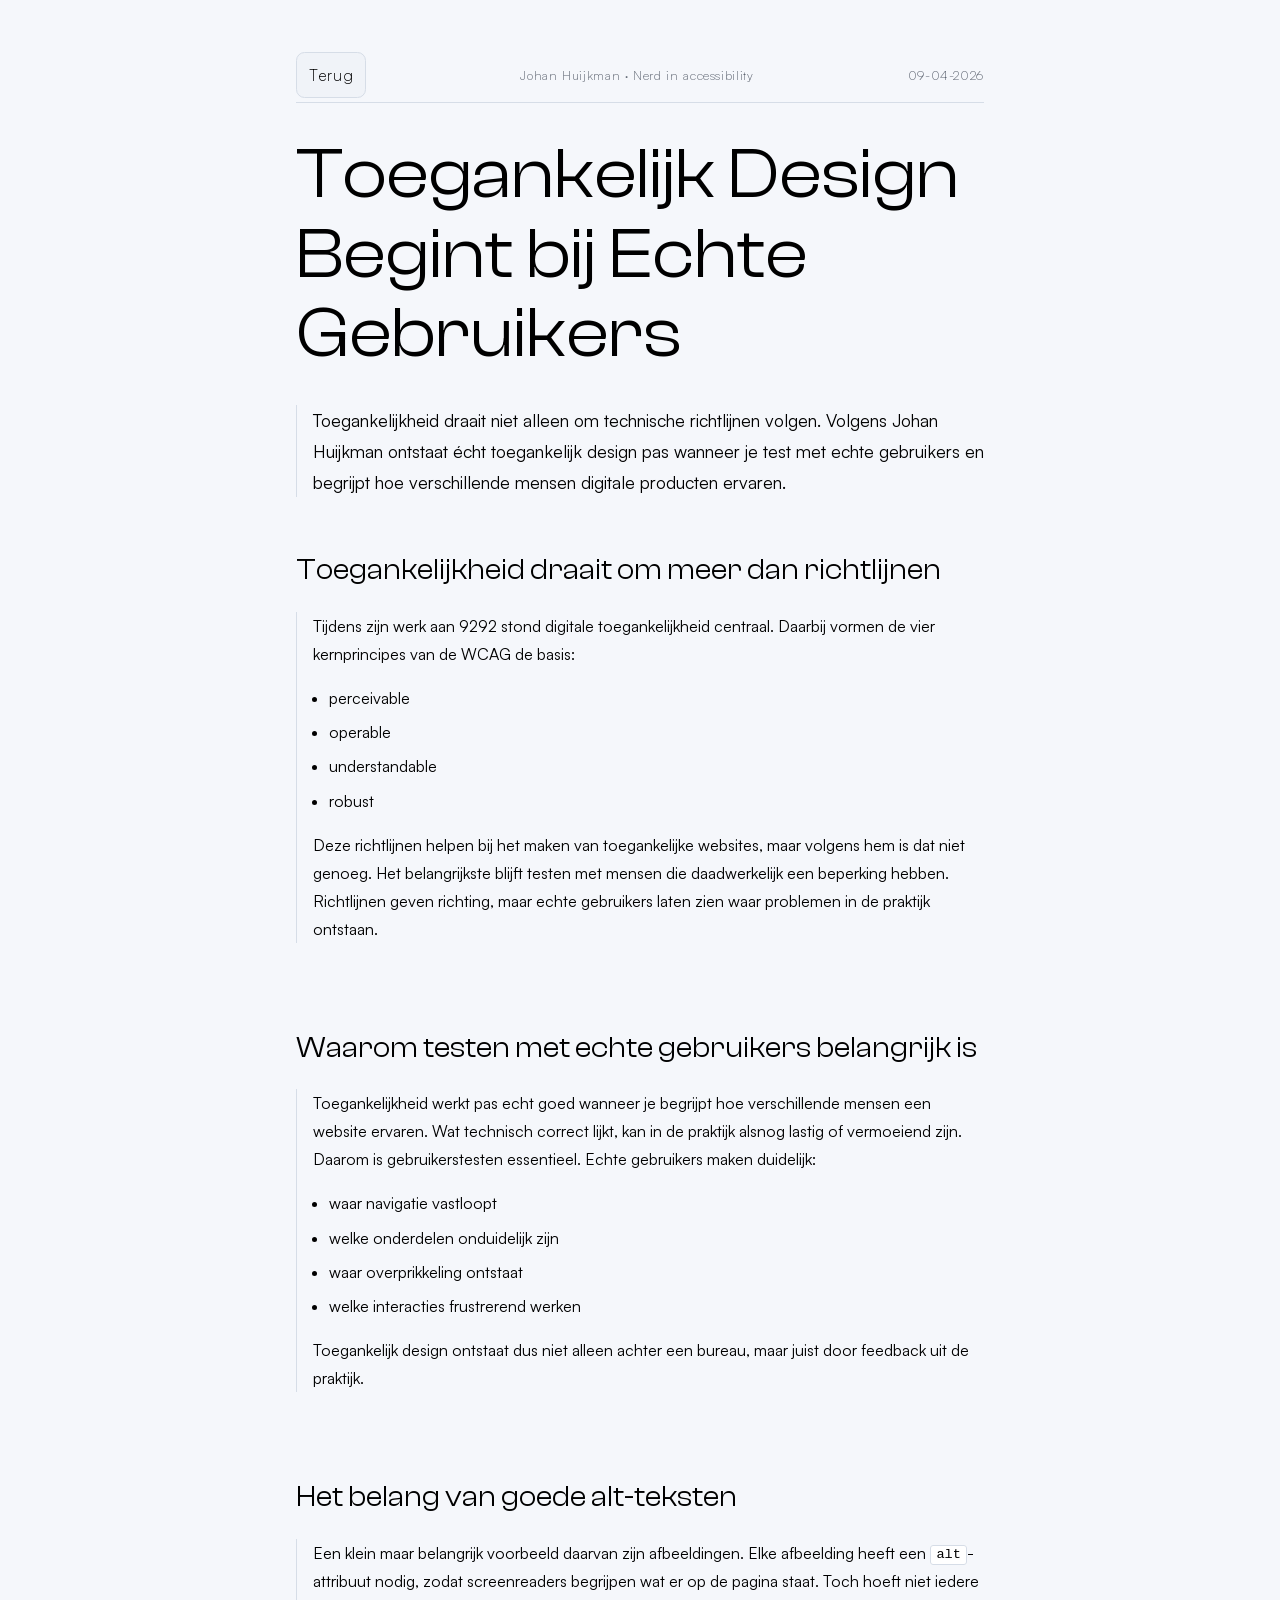
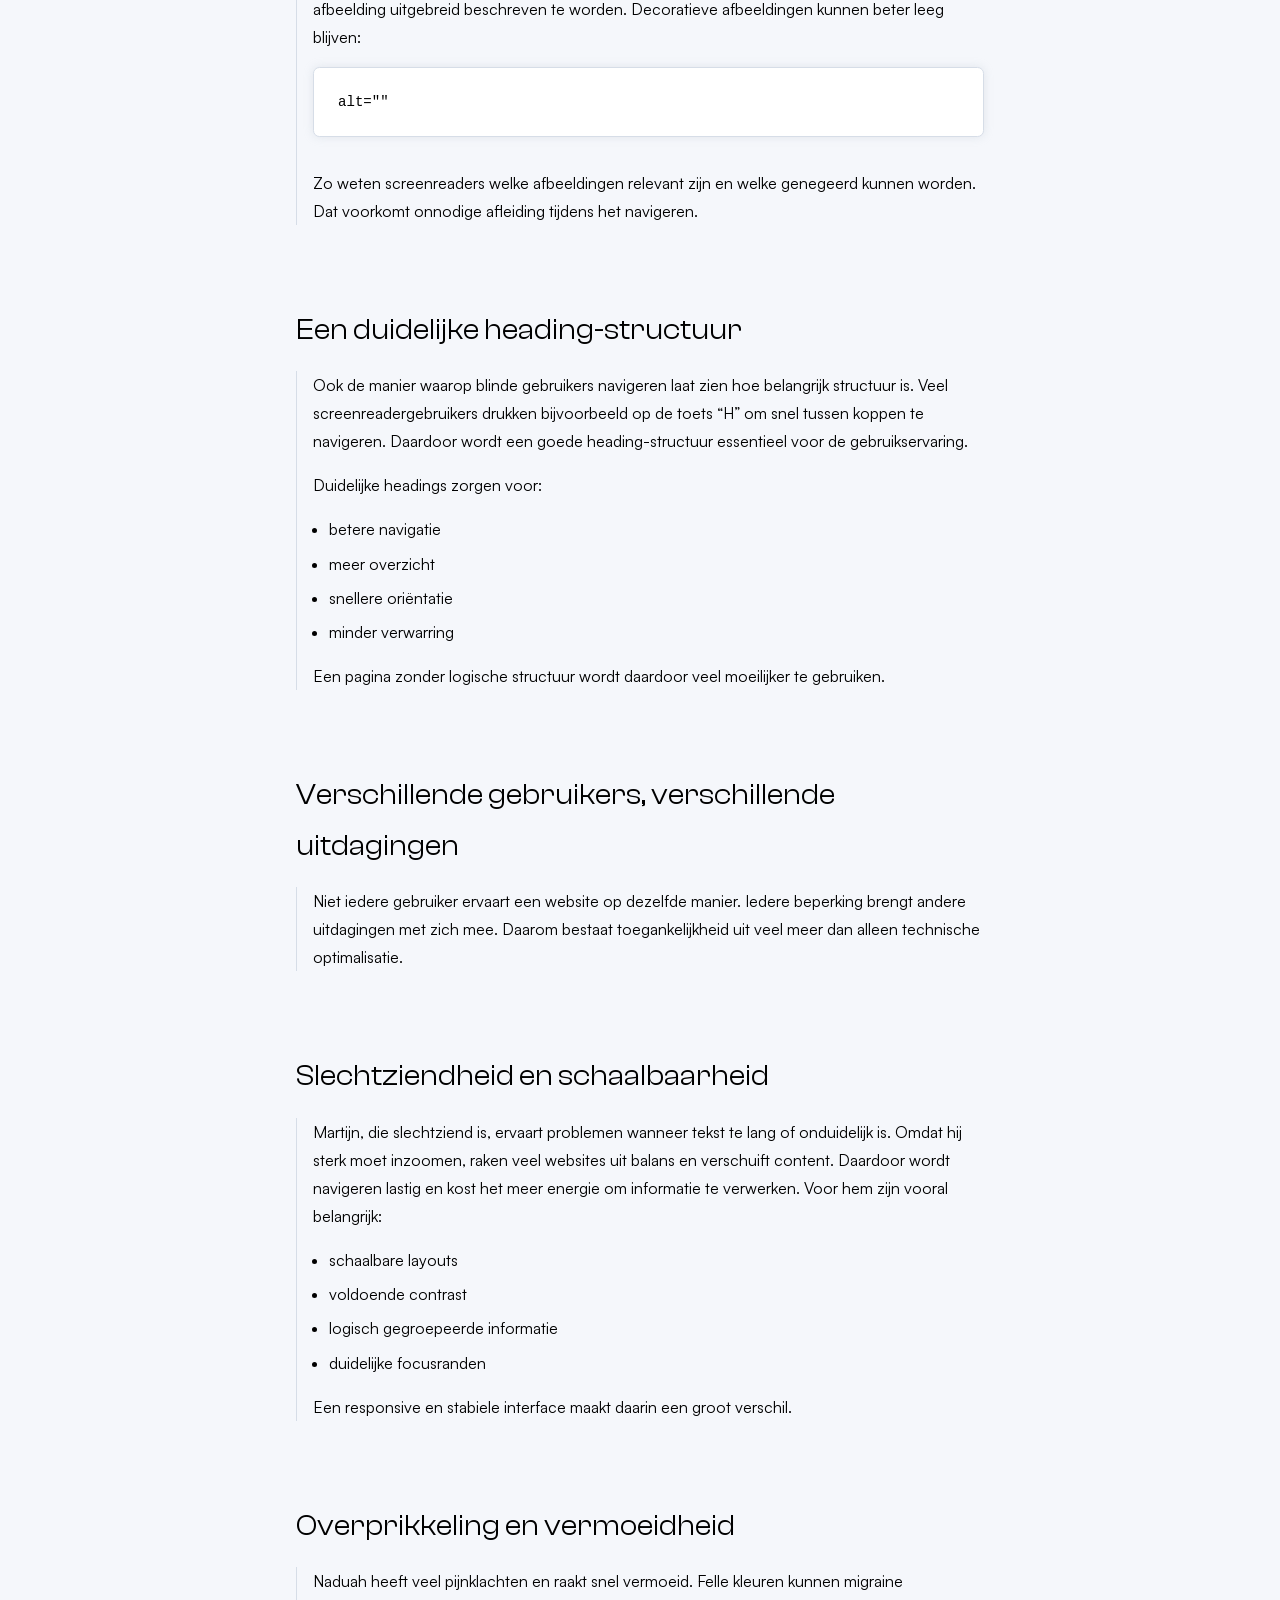
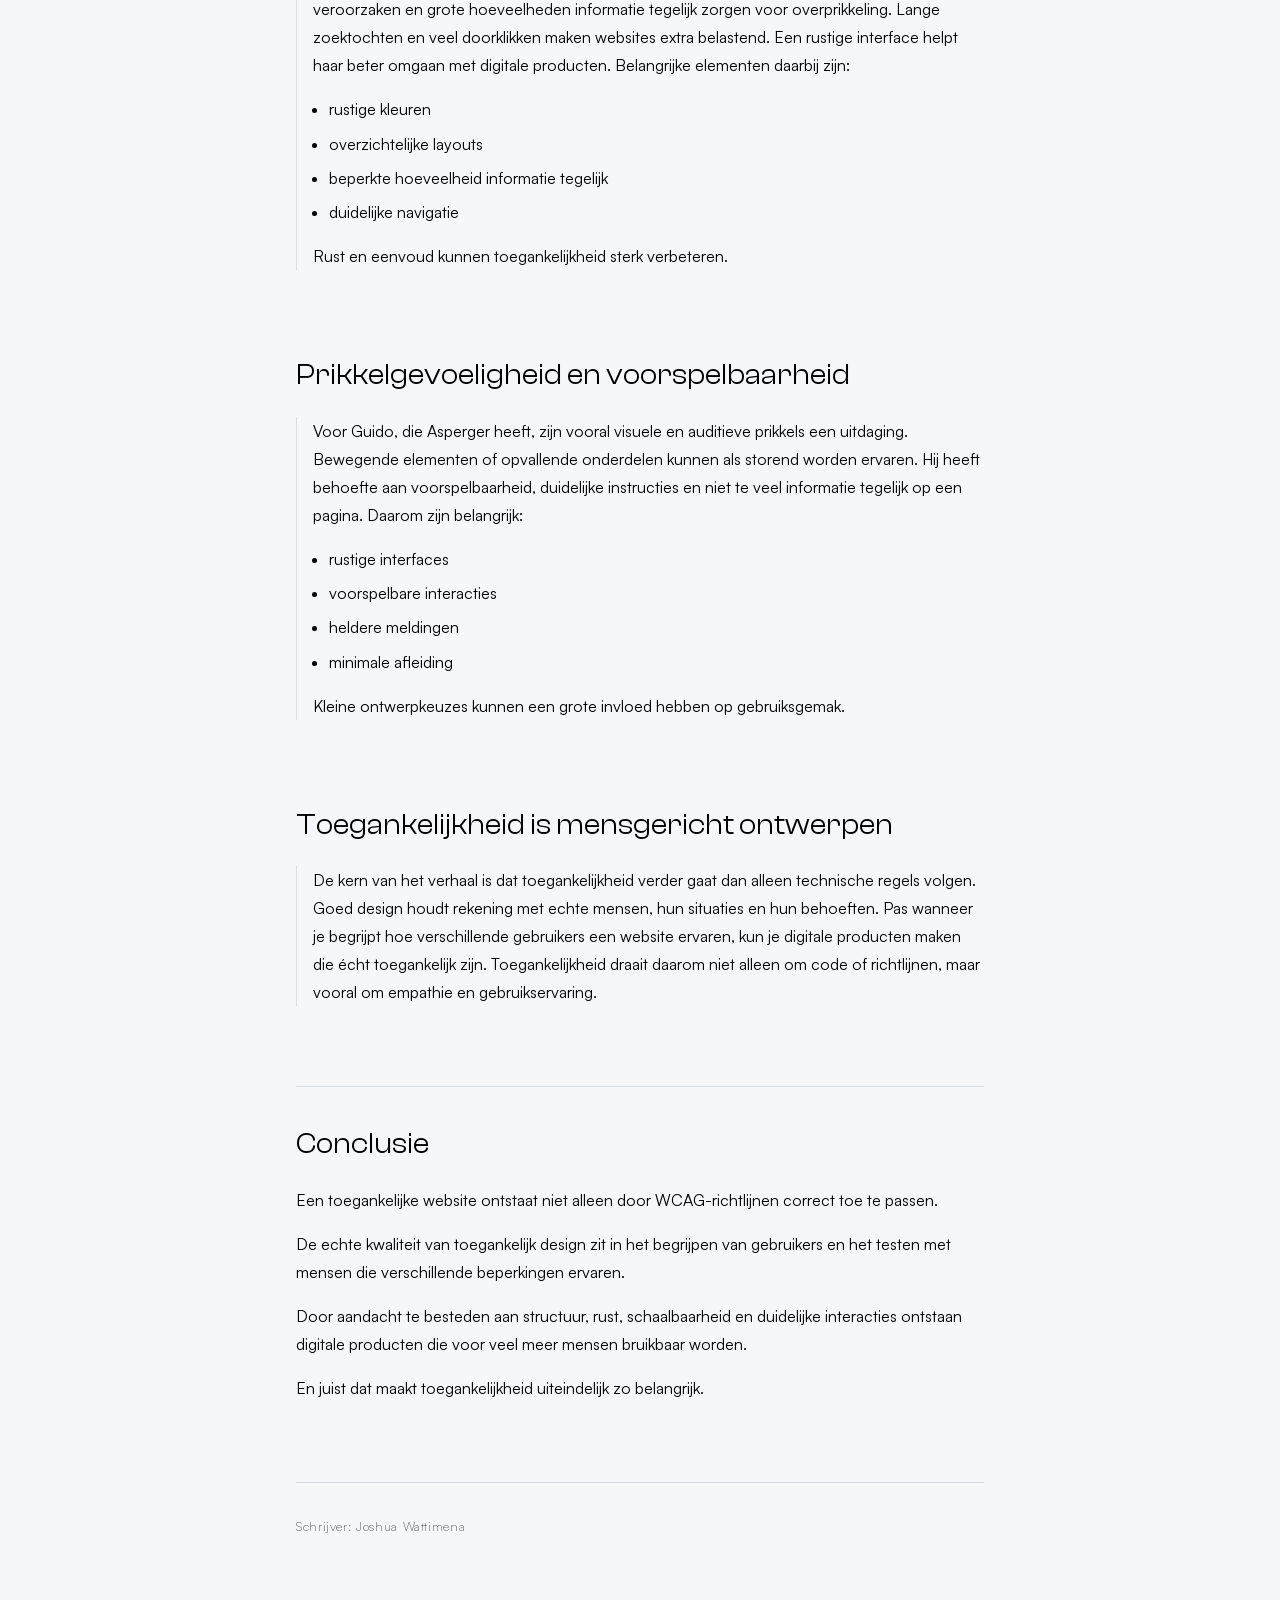
<file: weekly-nerds-pages/johann-huijkman-blog.html>
<!DOCTYPE html>
<html lang="nl">

<head>
    <meta charset="UTF-8">
    <meta name="viewport" content="width=device-width, initial-scale=1.0">
    <link rel="stylesheet" href="../styles/style-weekly-nerds.css">
    <title>Toegankelijk Design Begint bij Echte Gebruikers</title>
</head>

<body>

    <header>
        <div class="meta-top">
            <a href="../index.html" class="back-button">Terug</a>

            <p class="meta">
                Johan Huijkman · Nerd in accessibility
            </p>

            <p class="meta">09-04-2026</p>
        </div>

        <h1>Toegankelijk Design<br> Begint bij Echte Gebruikers</h1>
    </header>

    <p class="intro">
        Toegankelijkheid draait niet alleen om technische richtlijnen volgen.
        Volgens Johan Huijkman ontstaat écht toegankelijk design pas
        wanneer je test met echte gebruikers en begrijpt
        hoe verschillende mensen digitale producten ervaren.
    </p>

    <h2>Toegankelijkheid draait om meer dan richtlijnen</h2>
    <section>
        <p>
            Tijdens zijn werk aan 9292 stond digitale toegankelijkheid centraal.

            Daarbij vormen de vier kernprincipes van de WCAG de basis:
        </p>

        <ul>
            <li>perceivable</li>
            <li>operable</li>
            <li>understandable</li>
            <li>robust</li>
        </ul>

        <p>
            Deze richtlijnen helpen bij het maken van toegankelijke websites,
            maar volgens hem is dat niet genoeg.

            Het belangrijkste blijft testen met mensen
            die daadwerkelijk een beperking hebben.

            Richtlijnen geven richting,
            maar echte gebruikers laten zien
            waar problemen in de praktijk ontstaan.
        </p>
    </section>

    <h2>Waarom testen met echte gebruikers belangrijk is</h2>
    <section>
        <p>
            Toegankelijkheid werkt pas echt goed
            wanneer je begrijpt hoe verschillende mensen een website ervaren.

            Wat technisch correct lijkt,
            kan in de praktijk alsnog lastig of vermoeiend zijn.

            Daarom is gebruikerstesten essentieel.

            Echte gebruikers maken duidelijk:
        </p>

        <ul>
            <li>waar navigatie vastloopt</li>
            <li>welke onderdelen onduidelijk zijn</li>
            <li>waar overprikkeling ontstaat</li>
            <li>welke interacties frustrerend werken</li>
        </ul>

        <p>
            Toegankelijk design ontstaat dus niet alleen achter een bureau,
            maar juist door feedback uit de praktijk.
        </p>
    </section>

    <h2>Het belang van goede alt-teksten</h2>
    <section>
        <p>
            Een klein maar belangrijk voorbeeld daarvan zijn afbeeldingen.

            Elke afbeelding heeft een <code>alt</code>-attribuut nodig,
            zodat screenreaders begrijpen wat er op de pagina staat.

            Toch hoeft niet iedere afbeelding uitgebreid beschreven te worden.

            Decoratieve afbeeldingen kunnen beter leeg blijven:
        </p>

        <pre><code>alt=""</code></pre>

        <p>
            Zo weten screenreaders welke afbeeldingen relevant zijn
            en welke genegeerd kunnen worden.

            Dat voorkomt onnodige afleiding tijdens het navigeren.
        </p>
    </section>

    <h2>Een duidelijke heading-structuur</h2>
    <section>
        <p>
            Ook de manier waarop blinde gebruikers navigeren
            laat zien hoe belangrijk structuur is.

            Veel screenreadergebruikers drukken bijvoorbeeld op de toets “H”
            om snel tussen koppen te navigeren.

            Daardoor wordt een goede heading-structuur essentieel
            voor de gebruikservaring.
        </p>

        <p>
            Duidelijke headings zorgen voor:
        </p>

        <ul>
            <li>betere navigatie</li>
            <li>meer overzicht</li>
            <li>snellere oriëntatie</li>
            <li>minder verwarring</li>
        </ul>

        <p>
            Een pagina zonder logische structuur
            wordt daardoor veel moeilijker te gebruiken.
        </p>
    </section>

    <h2>Verschillende gebruikers, verschillende uitdagingen</h2>
    <section>
        <p>
            Niet iedere gebruiker ervaart een website op dezelfde manier.

            Iedere beperking brengt andere uitdagingen met zich mee.

            Daarom bestaat toegankelijkheid uit veel meer
            dan alleen technische optimalisatie.
        </p>
    </section>

    <h2>Slechtziendheid en schaalbaarheid</h2>
    <section>
        <p>
            Martijn, die slechtziend is,
            ervaart problemen wanneer tekst te lang of onduidelijk is.

            Omdat hij sterk moet inzoomen,
            raken veel websites uit balans en verschuift content.

            Daardoor wordt navigeren lastig
            en kost het meer energie om informatie te verwerken.

            Voor hem zijn vooral belangrijk:
        </p>

        <ul>
            <li>schaalbare layouts</li>
            <li>voldoende contrast</li>
            <li>logisch gegroepeerde informatie</li>
            <li>duidelijke focusranden</li>
        </ul>

        <p>
            Een responsive en stabiele interface
            maakt daarin een groot verschil.
        </p>
    </section>

    <h2>Overprikkeling en vermoeidheid</h2>
    <section>
        <p>
            Naduah heeft veel pijnklachten en raakt snel vermoeid.

            Felle kleuren kunnen migraine veroorzaken
            en grote hoeveelheden informatie tegelijk
            zorgen voor overprikkeling.

            Lange zoektochten en veel doorklikken
            maken websites extra belastend.

            Een rustige interface helpt haar
            beter omgaan met digitale producten.

            Belangrijke elementen daarbij zijn:
        </p>

        <ul>
            <li>rustige kleuren</li>
            <li>overzichtelijke layouts</li>
            <li>beperkte hoeveelheid informatie tegelijk</li>
            <li>duidelijke navigatie</li>
        </ul>

        <p>
            Rust en eenvoud kunnen toegankelijkheid sterk verbeteren.
        </p>
    </section>

    <h2>Prikkelgevoeligheid en voorspelbaarheid</h2>
    <section>
        <p>
            Voor Guido, die Asperger heeft,
            zijn vooral visuele en auditieve prikkels een uitdaging.

            Bewegende elementen of opvallende onderdelen
            kunnen als storend worden ervaren.

            Hij heeft behoefte aan voorspelbaarheid,
            duidelijke instructies en niet te veel informatie tegelijk op een pagina.

            Daarom zijn belangrijk:
        </p>

        <ul>
            <li>rustige interfaces</li>
            <li>voorspelbare interacties</li>
            <li>heldere meldingen</li>
            <li>minimale afleiding</li>
        </ul>

        <p>
            Kleine ontwerpkeuzes kunnen een grote invloed hebben
            op gebruiksgemak.
        </p>
    </section>

    <h2>Toegankelijkheid is mensgericht ontwerpen</h2>
    <section>
        <p>
            De kern van het verhaal is dat toegankelijkheid
            verder gaat dan alleen technische regels volgen.

            Goed design houdt rekening met echte mensen,
            hun situaties en hun behoeften.

            Pas wanneer je begrijpt hoe verschillende gebruikers
            een website ervaren,
            kun je digitale producten maken die écht toegankelijk zijn.

            Toegankelijkheid draait daarom niet alleen om code of richtlijnen,
            maar vooral om empathie en gebruikservaring.
        </p>
    </section>

    <section class="conclusion">
        <h2>Conclusie</h2>

        <p>
            Een toegankelijke website ontstaat niet alleen
            door WCAG-richtlijnen correct toe te passen.
        </p>

        <p>
            De echte kwaliteit van toegankelijk design
            zit in het begrijpen van gebruikers
            en het testen met mensen die verschillende beperkingen ervaren.
        </p>

        <p>
            Door aandacht te besteden aan structuur,
            rust, schaalbaarheid en duidelijke interacties
            ontstaan digitale producten
            die voor veel meer mensen bruikbaar worden.
        </p>

        <p>
            En juist dat maakt toegankelijkheid uiteindelijk zo belangrijk.
        </p>
    </section>

    <footer>
        <p class="meta">Schrijver: Joshua Wattimena</p>
    </footer>

</body>

</html>
</file>
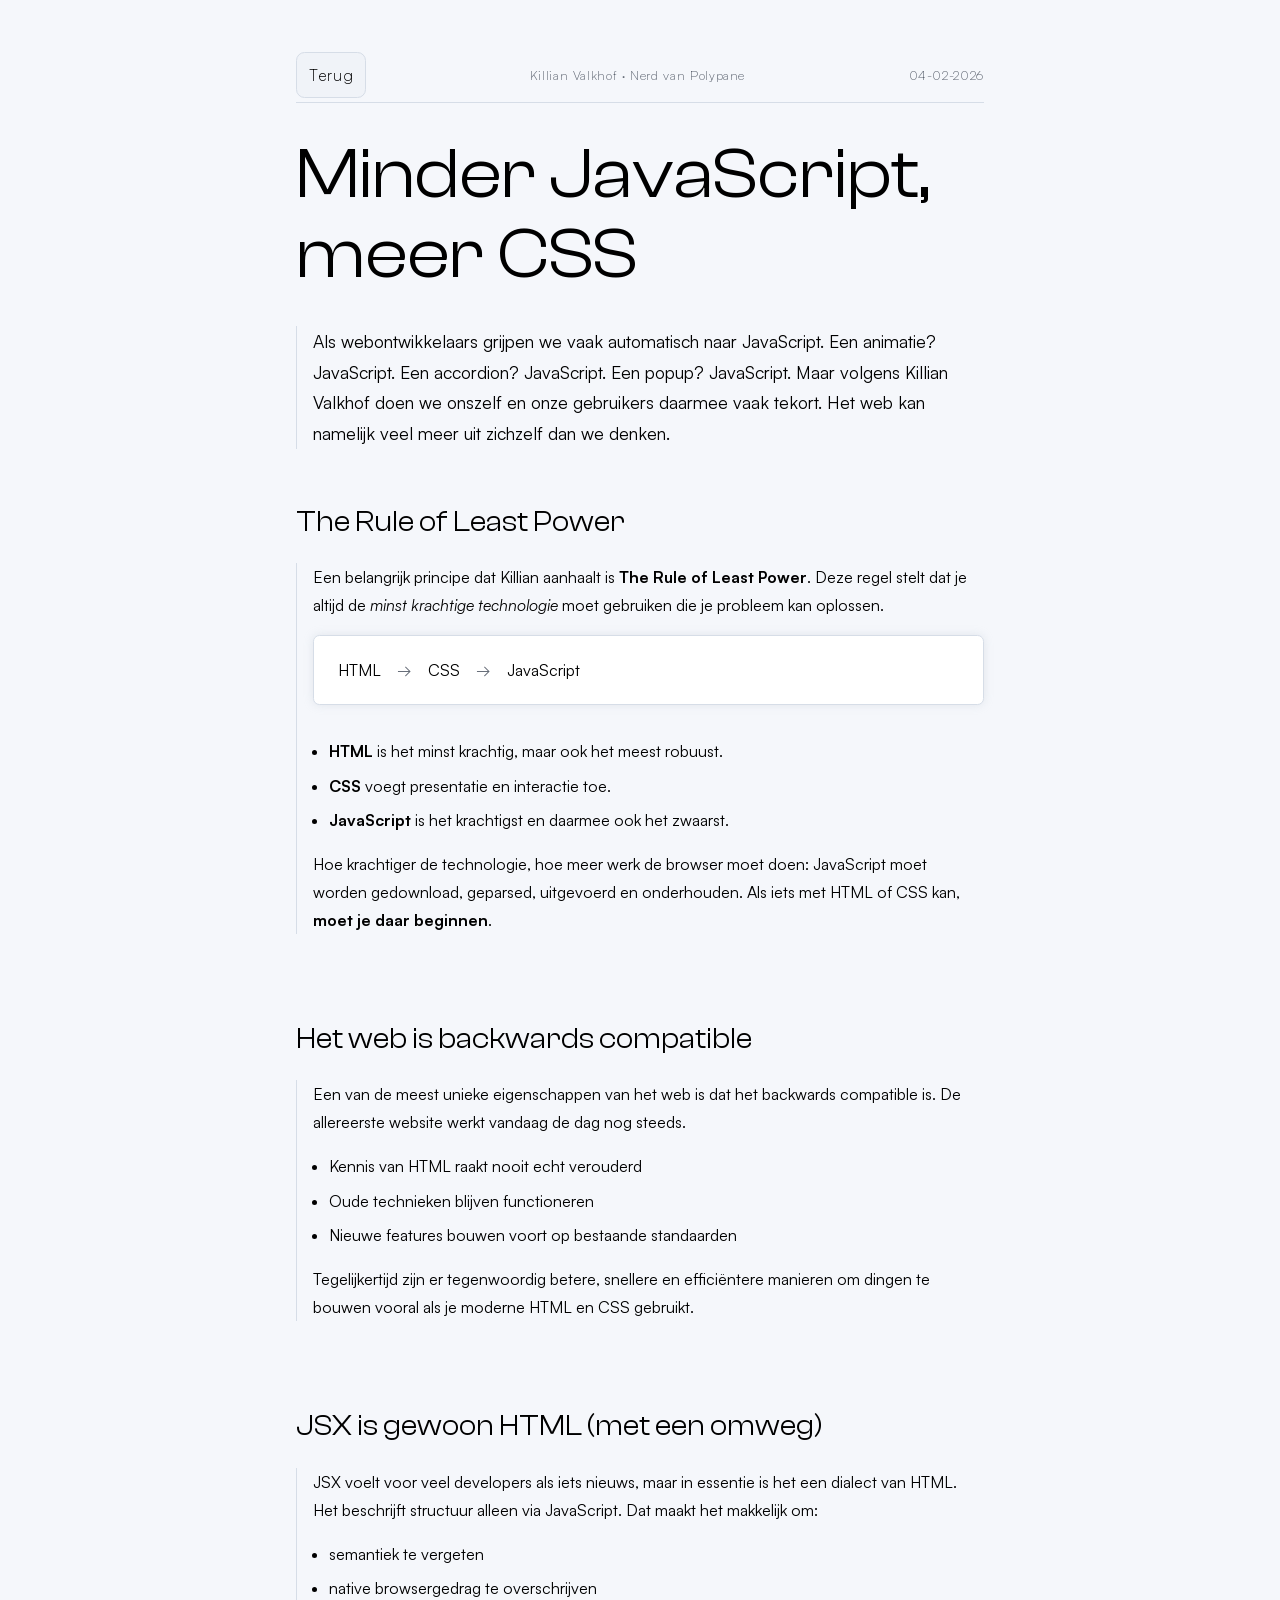
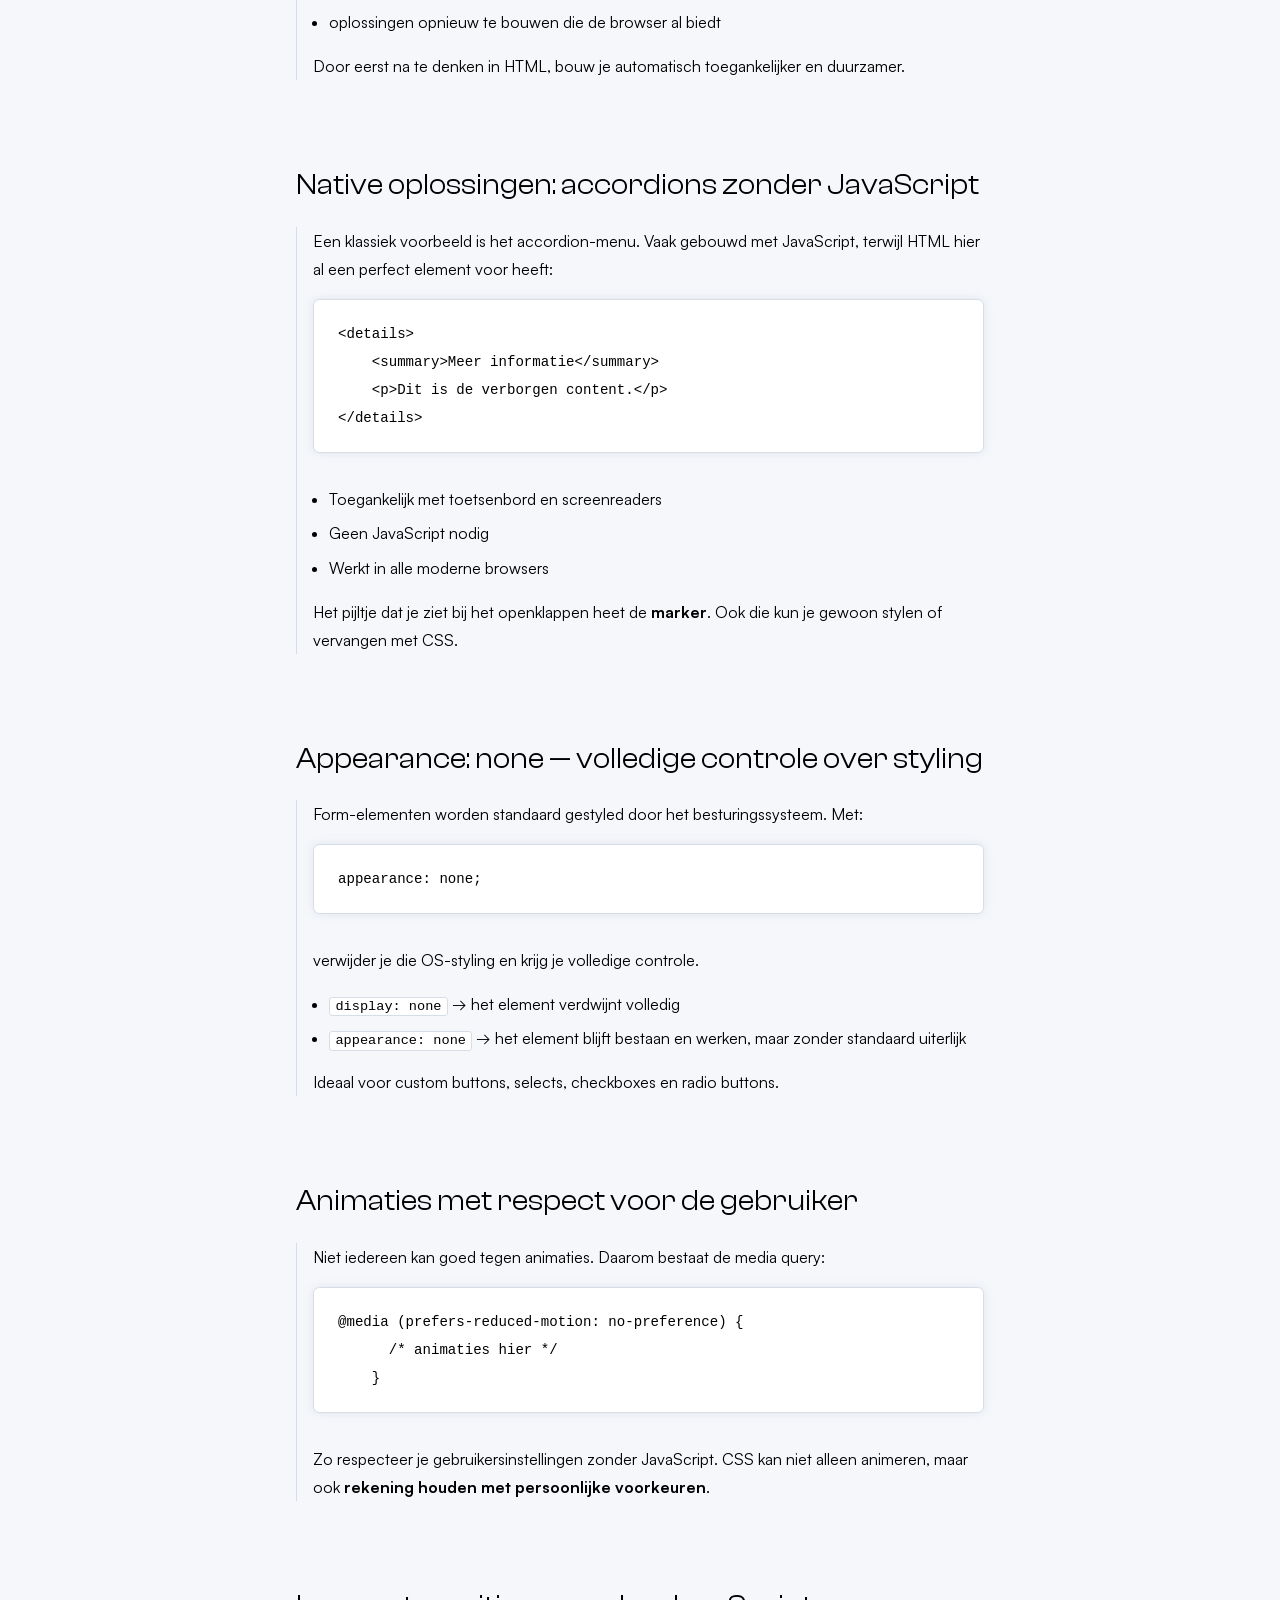
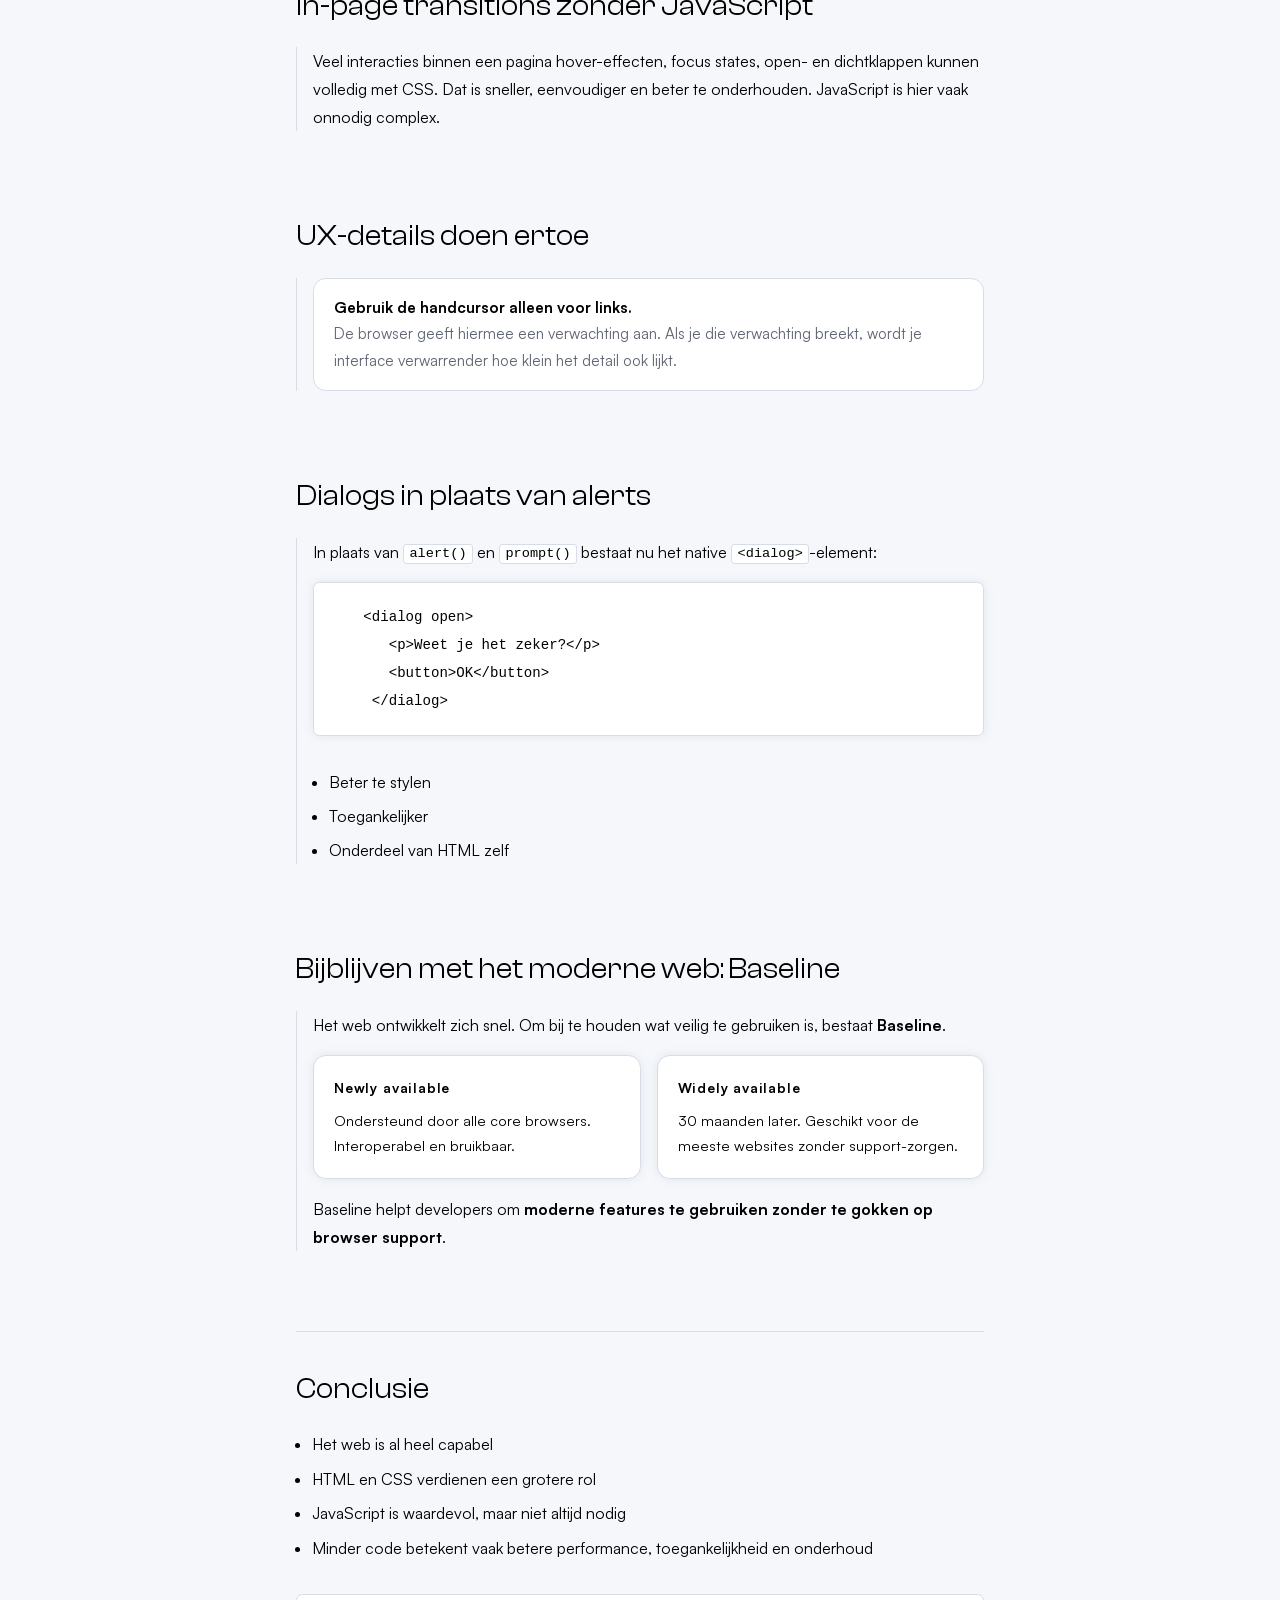
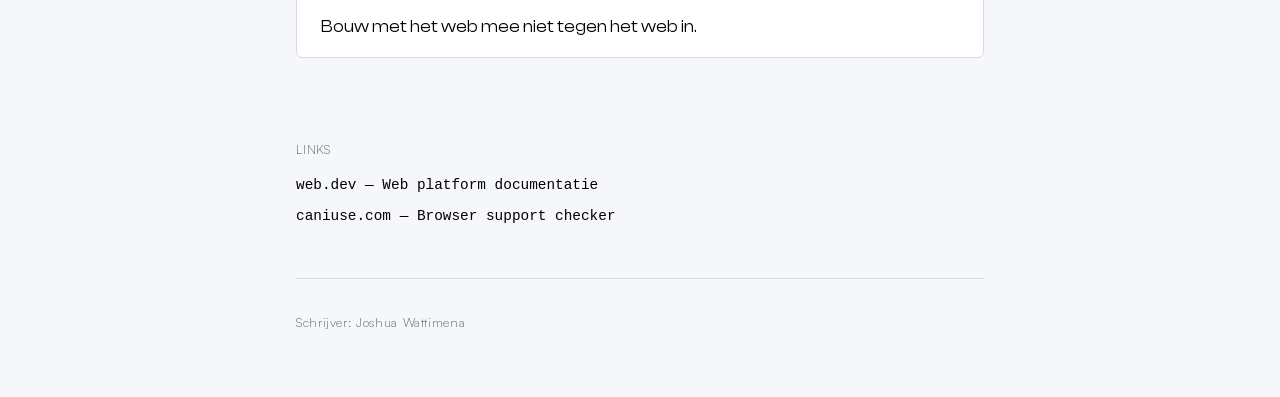
<file: weekly-nerds-pages/killian-valkhof-blog.html>
<!DOCTYPE html>
<html lang="nl">
<head>
    <meta charset="UTF-8">
    <meta name="viewport" content="width=device-width, initial-scale=1.0">
    <link rel="stylesheet" href="../styles/style-weekly-nerds.css">
    <title>Minder JavaScript, meer web</title>
</head>
    <body>
    
        <header>
            <div class="meta-top">
                <a href="../index.html" class="back-button">Terug</a>
                <p class="meta">
                    Killian Valkhof · Nerd van Polypane
                </p>
                <p class="meta">04-02-2026</p>
            </div>
            <h1>Minder JavaScript,<br> meer CSS</h1>
        </header>
    
        <p class="intro">
            Als webontwikkelaars grijpen we vaak automatisch naar JavaScript. Een animatie? JavaScript.
            Een accordion? JavaScript. Een popup? JavaScript. Maar volgens Killian Valkhof doen we
            onszelf en onze gebruikers daarmee vaak tekort. Het web kan namelijk veel meer
            uit zichzelf dan we denken.
        </p>
    
        <h2>The Rule of Least Power</h2>
        <section>
            <p>
                Een belangrijk principe dat Killian aanhaalt is <strong>The Rule of Least Power</strong>.
                Deze regel stelt dat je altijd de <em>minst krachtige technologie</em> moet gebruiken
                die je probleem kan oplossen.
            </p>
            <div class="rule-diagram">
                HTML <span>→</span> CSS <span>→</span> JavaScript
            </div>
            <ul>
                <li><strong>HTML</strong> is het minst krachtig, maar ook het meest robuust.</li>
                <li><strong>CSS</strong> voegt presentatie en interactie toe.</li>
                <li><strong>JavaScript</strong> is het krachtigst en daarmee ook het zwaarst.</li>
            </ul>
            <p>Hoe krachtiger de technologie, hoe meer werk de browser moet doen: JavaScript moet worden gedownload, geparsed, uitgevoerd en onderhouden. Als iets met HTML of CSS kan, <strong>moet je daar beginnen</strong>.</p>
        </section>
    
        <h2>Het web is backwards compatible</h2>
        <section>
            <p>
                Een van de meest unieke eigenschappen van het web is dat het backwards compatible is.
                De allereerste website werkt vandaag de dag nog steeds.
            </p>
            <ul>
                <li>Kennis van HTML raakt nooit echt verouderd</li>
                <li>Oude technieken blijven functioneren</li>
                <li>Nieuwe features bouwen voort op bestaande standaarden</li>
            </ul>
            <p>
                Tegelijkertijd zijn er tegenwoordig betere, snellere en efficiëntere manieren om
                dingen te bouwen vooral als je moderne HTML en CSS gebruikt.
            </p>
        </section>
    
        <h2>JSX is gewoon HTML (met een omweg)</h2>
        <section>
            <p>
                JSX voelt voor veel developers als iets nieuws, maar in essentie is het een dialect
                van HTML. Het beschrijft structuur alleen via JavaScript. Dat maakt het makkelijk om:
            </p>
            <ul>
                <li>semantiek te vergeten</li>
                <li>native browsergedrag te overschrijven</li>
                <li>oplossingen opnieuw te bouwen die de browser al biedt</li>
            </ul>
            <p>Door eerst na te denken in HTML, bouw je automatisch toegankelijker en duurzamer.</p>
        </section>
    
        <h2>Native oplossingen: accordions zonder JavaScript</h2>
        <section>
            <p>
                Een klassiek voorbeeld is het accordion-menu. Vaak gebouwd met JavaScript, terwijl
                HTML hier al een perfect element voor heeft:
            </p>
            <pre><code>&lt;details&gt;  
    &lt;summary&gt;Meer informatie&lt;/summary&gt;
    &lt;p&gt;Dit is de verborgen content.&lt;/p&gt;
&lt;/details&gt;</code></pre>
            <ul>
                <li>Toegankelijk met toetsenbord en screenreaders</li>
                <li>Geen JavaScript nodig</li>
                <li>Werkt in alle moderne browsers</li>
            </ul>
            <p>Het pijltje dat je ziet bij het openklappen heet de <strong>marker</strong>. Ook die kun je gewoon stylen of vervangen met CSS.</p>
        </section>
    
        <h2>Appearance: none — volledige controle over styling</h2>
        <section>
            <p>Form-elementen worden standaard gestyled door het besturingssysteem. Met:</p>
            <pre><code>appearance: none;</code></pre>
            <p>verwijder je die OS-styling en krijg je volledige controle.</p>
            <ul>
                <li><code>display: none</code> → het element verdwijnt volledig</li>
                <li><code>appearance: none</code> → het element blijft bestaan en werken, maar zonder standaard uiterlijk</li>
            </ul>
            <p>Ideaal voor custom buttons, selects, checkboxes en radio buttons.</p>
        </section>
    
        <h2>Animaties met respect voor de gebruiker</h2>
        <section>
            <p>Niet iedereen kan goed tegen animaties. Daarom bestaat de media query:</p>
            <pre><code>@media (prefers-reduced-motion: no-preference) {
      /* animaties hier */
    }</code></pre>
            <p>
                Zo respecteer je gebruikersinstellingen zonder JavaScript. CSS kan niet alleen
                animeren, maar ook <strong>rekening houden met persoonlijke voorkeuren</strong>.
            </p>
        </section>
    
        <h2>In-page transitions zonder JavaScript</h2>
        <section>
            <p>
                Veel interacties binnen een pagina hover-effecten, focus states, open- en dichtklappen
                kunnen volledig met CSS. Dat is sneller, eenvoudiger en beter te onderhouden.
                JavaScript is hier vaak onnodig complex.
            </p>
        </section>
    
        <h2>UX-details doen ertoe</h2>
        <section>
            <div class="tip">
                <strong>Gebruik de handcursor alleen voor links.</strong><br>
                De browser geeft hiermee een verwachting aan. Als je die verwachting breekt,
                wordt je interface verwarrender hoe klein het detail ook lijkt.
            </div>
        </section>
    
        <h2>Dialogs in plaats van alerts</h2>
        <section>
            <p>In plaats van <code>alert()</code> en <code>prompt()</code> bestaat nu het native <code>&lt;dialog&gt;</code>-element:</p>
            <pre><code>   &lt;dialog open&gt;
      &lt;p&gt;Weet je het zeker?&lt;/p&gt;
      &lt;button&gt;OK&lt;/button&gt;
    &lt;/dialog&gt;</code></pre>
            <ul>
                <li>Beter te stylen</li>
                <li>Toegankelijker</li>
                <li>Onderdeel van HTML zelf</li>
            </ul>
        </section>
    
        <h2>Bijblijven met het moderne web: Baseline</h2>
        <section>
            <p>Het web ontwikkelt zich snel. Om bij te houden wat veilig te gebruiken is, bestaat <strong>Baseline</strong>.</p>
            <div class="baseline-grid">
                <div class="baseline-card">
                    <h3>Newly available</h3>
                    <p>Ondersteund door alle core browsers. Interoperabel en bruikbaar.</p>
                </div>
                <div class="baseline-card">
                    <h3>Widely available</h3>
                    <p>30 maanden later. Geschikt voor de meeste websites zonder support-zorgen.</p>
                </div>
            </div>
            <p>Baseline helpt developers om <strong>moderne features te gebruiken zonder te gokken op browser support</strong>.</p>
        </section>
    
        <section class="conclusion">
            <h2>Conclusie</h2>
            <ul>
                <li>Het web is al heel capabel</li>
                <li>HTML en CSS verdienen een grotere rol</li>
                <li>JavaScript is waardevol, maar niet altijd nodig</li>
                <li>Minder code betekent vaak betere performance, toegankelijkheid en onderhoud</li>
            </ul>
            <blockquote>
                Bouw met het web mee niet tegen het web in.
            </blockquote>
        </section>
    
        <div class="resources">
            <h3>Links</h3>
            <a href="https://web.dev/" target="_blank" rel="noopener">web.dev — Web platform documentatie</a>
            <a href="https://caniuse.com/" target="_blank" rel="noopener">caniuse.com — Browser support checker</a>
        </div>
    
        <footer>
            <p class="meta">Schrijver: Joshua Wattimena </p>
        </footer>
    
    </div>
    
    
</body>
</html>
</file>
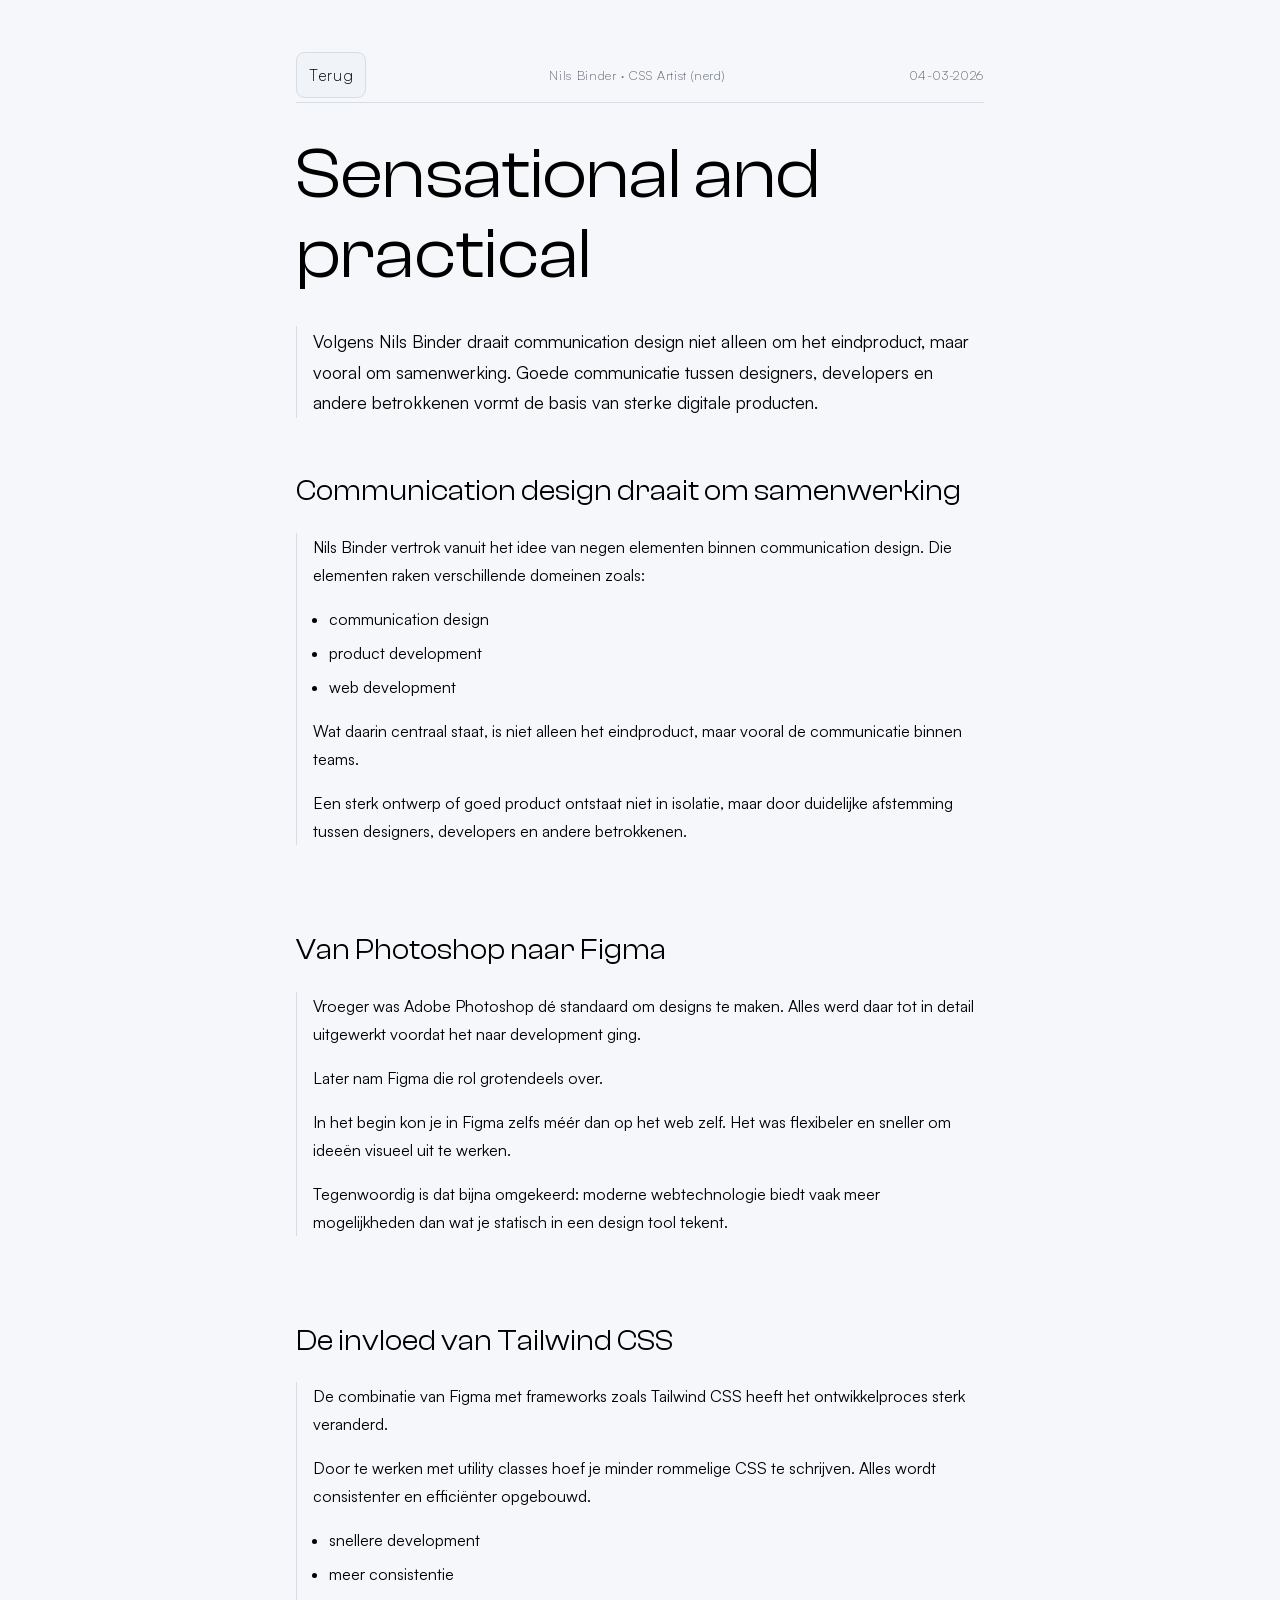
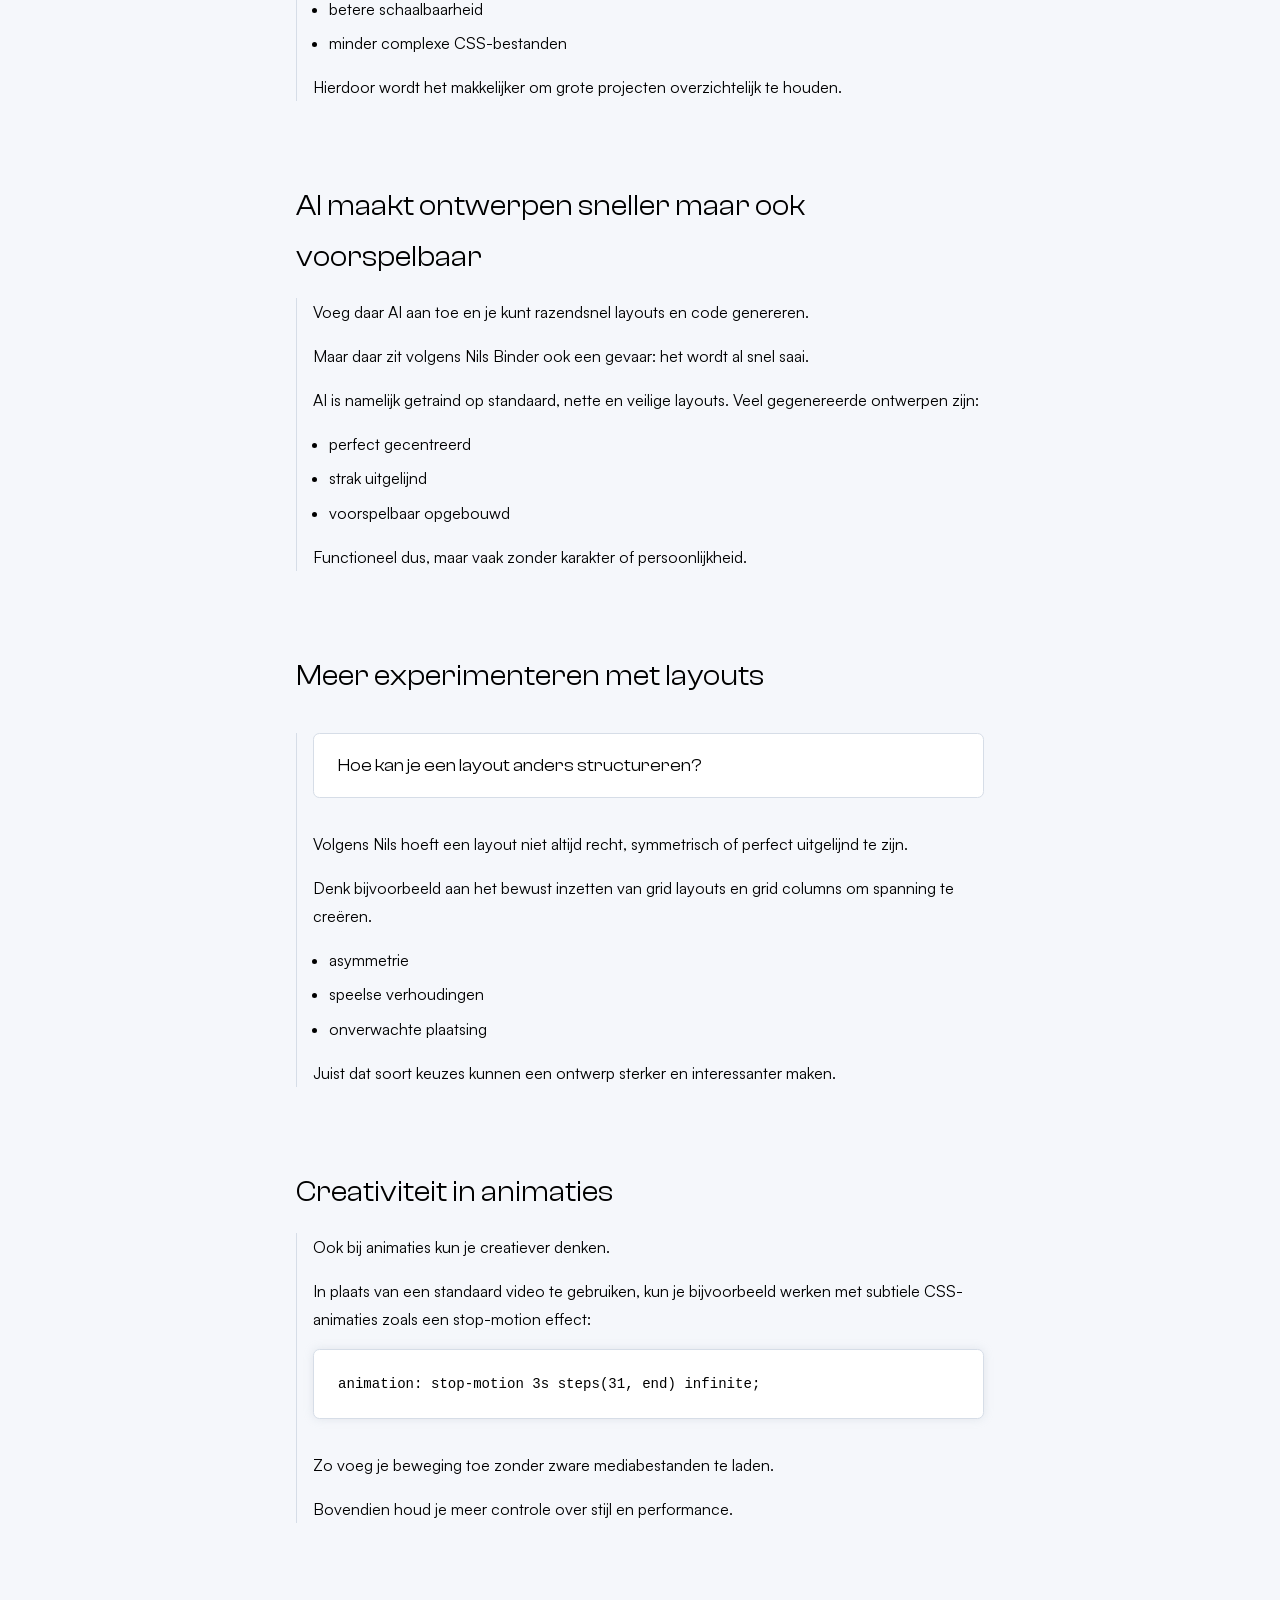
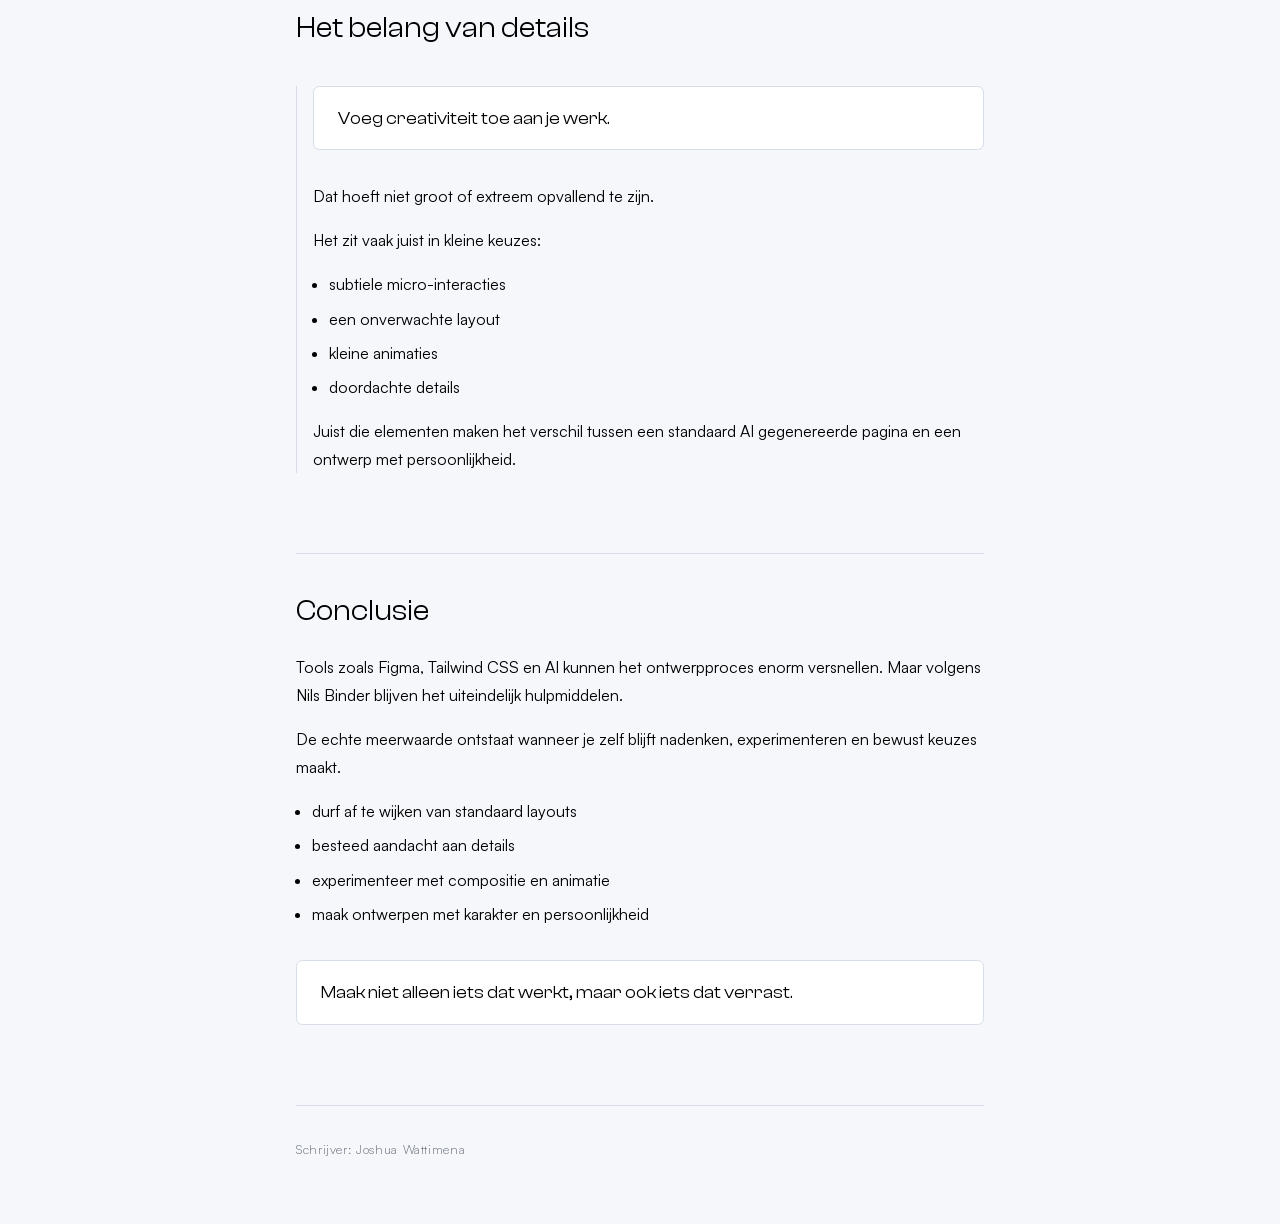
<file: weekly-nerds-pages/nils-binder-blog.html>
<!DOCTYPE html>
<html lang="nl">
<head>
    <meta charset="UTF-8">
    <meta name="viewport" content="width=device-width, initial-scale=1.0">
    <link rel="stylesheet" href="../styles/style-weekly-nerds.css">
    <title>Communication design draait om samenwerking</title>
</head>

<body>

    <header>
        <div class="meta-top">
            <a href="../index.html" class="back-button">Terug</a>

            <p class="meta">
                Nils Binder · CSS Artist (nerd)
            </p>

            <p class="meta">04-03-2026</p>
        </div>

        <h1>Sensational and practical</h1>
    </header>

    <p class="intro">
        Volgens Nils Binder draait communication design niet alleen om het eindproduct,
        maar vooral om samenwerking. Goede communicatie tussen designers, developers
        en andere betrokkenen vormt de basis van sterke digitale producten.
    </p>

    <h2>Communication design draait om samenwerking</h2>
    <section>
        <p>
            Nils Binder vertrok vanuit het idee van negen elementen binnen communication design.
            Die elementen raken verschillende domeinen zoals:
        </p>

        <ul>
            <li>communication design</li>
            <li>product development</li>
            <li>web development</li>
        </ul>

        <p>
            Wat daarin centraal staat, is niet alleen het eindproduct, maar vooral de communicatie
            binnen teams.
        </p>

        <p>
            Een sterk ontwerp of goed product ontstaat niet in isolatie, maar door duidelijke
            afstemming tussen designers, developers en andere betrokkenen.
        </p>
    </section>

    <h2>Van Photoshop naar Figma</h2>
    <section>
        <p>
            Vroeger was Adobe Photoshop dé standaard om designs te maken.
            Alles werd daar tot in detail uitgewerkt voordat het naar development ging.
        </p>

        <p>
            Later nam Figma die rol grotendeels over.
        </p>

        <p>
            In het begin kon je in Figma zelfs méér dan op het web zelf.
            Het was flexibeler en sneller om ideeën visueel uit te werken.
        </p>

        <p>
            Tegenwoordig is dat bijna omgekeerd: moderne webtechnologie biedt vaak meer
            mogelijkheden dan wat je statisch in een design tool tekent.
        </p>
    </section>

    <h2>De invloed van Tailwind CSS</h2>
    <section>
        <p>
            De combinatie van Figma met frameworks zoals Tailwind CSS heeft het ontwikkelproces
            sterk veranderd.
        </p>

        <p>
            Door te werken met utility classes hoef je minder rommelige CSS te schrijven.
            Alles wordt consistenter en efficiënter opgebouwd.
        </p>

        <ul>
            <li>snellere development</li>
            <li>meer consistentie</li>
            <li>betere schaalbaarheid</li>
            <li>minder complexe CSS-bestanden</li>
        </ul>

        <p>
            Hierdoor wordt het makkelijker om grote projecten overzichtelijk te houden.
        </p>
    </section>

    <h2>AI maakt ontwerpen sneller maar ook voorspelbaar</h2>
    <section>
        <p>
            Voeg daar AI aan toe en je kunt razendsnel layouts en code genereren.
        </p>

        <p>
            Maar daar zit volgens Nils Binder ook een gevaar:
            het wordt al snel saai.
        </p>

        <p>
            AI is namelijk getraind op standaard, nette en veilige layouts.
            Veel gegenereerde ontwerpen zijn:
        </p>

        <ul>
            <li>perfect gecentreerd</li>
            <li>strak uitgelijnd</li>
            <li>voorspelbaar opgebouwd</li>
        </ul>

        <p>
            Functioneel dus, maar vaak zonder karakter of persoonlijkheid.
        </p>
    </section>

    <h2>Meer experimenteren met layouts</h2>
    <section>
        <blockquote>
            Hoe kan je een layout anders structureren?
        </blockquote>

        <p>
            Volgens Nils hoeft een layout niet altijd recht, symmetrisch of perfect uitgelijnd te zijn.
        </p>

        <p>
            Denk bijvoorbeeld aan het bewust inzetten van grid layouts en grid columns
            om spanning te creëren.
        </p>

        <ul>
            <li>asymmetrie</li>
            <li>speelse verhoudingen</li>
            <li>onverwachte plaatsing</li>
        </ul>

        <p>
            Juist dat soort keuzes kunnen een ontwerp sterker en interessanter maken.
        </p>
    </section>

    <h2>Creativiteit in animaties</h2>
    <section>
        <p>
            Ook bij animaties kun je creatiever denken.
        </p>

        <p>
            In plaats van een standaard video te gebruiken, kun je bijvoorbeeld werken
            met subtiele CSS-animaties zoals een stop-motion effect:
        </p>

        <pre><code>animation: stop-motion 3s steps(31, end) infinite;</code></pre>

        <p>
            Zo voeg je beweging toe zonder zware mediabestanden te laden.
        </p>

        <p>
            Bovendien houd je meer controle over stijl en performance.
        </p>
    </section>

    <h2>Het belang van details</h2>
    <section>
        <blockquote>
            Voeg creativiteit toe aan je werk.
        </blockquote>

        <p>
            Dat hoeft niet groot of extreem opvallend te zijn.
        </p>

        <p>
            Het zit vaak juist in kleine keuzes:
        </p>

        <ul>
            <li>subtiele micro-interacties</li>
            <li>een onverwachte layout</li>
            <li>kleine animaties</li>
            <li>doordachte details</li>
        </ul>

        <p>
            Juist die elementen maken het verschil tussen een standaard AI gegenereerde pagina
            en een ontwerp met persoonlijkheid.
        </p>
    </section>

    <section class="conclusion">
        <h2>Conclusie</h2>

        <p>
            Tools zoals Figma, Tailwind CSS en AI kunnen het ontwerpproces enorm versnellen.
            Maar volgens Nils Binder blijven het uiteindelijk hulpmiddelen.
        </p>

        <p>
            De echte meerwaarde ontstaat wanneer je zelf blijft nadenken,
            experimenteren en bewust keuzes maakt.
        </p>

        <ul>
            <li>durf af te wijken van standaard layouts</li>
            <li>besteed aandacht aan details</li>
            <li>experimenteer met compositie en animatie</li>
            <li>maak ontwerpen met karakter en persoonlijkheid</li>
        </ul>

        <blockquote>
            Maak niet alleen iets dat werkt, maar ook iets dat verrast.
        </blockquote>
    </section>

    <footer>
        <p class="meta">Schrijver: Joshua Wattimena</p>
    </footer>

</body>
</html>
</file>
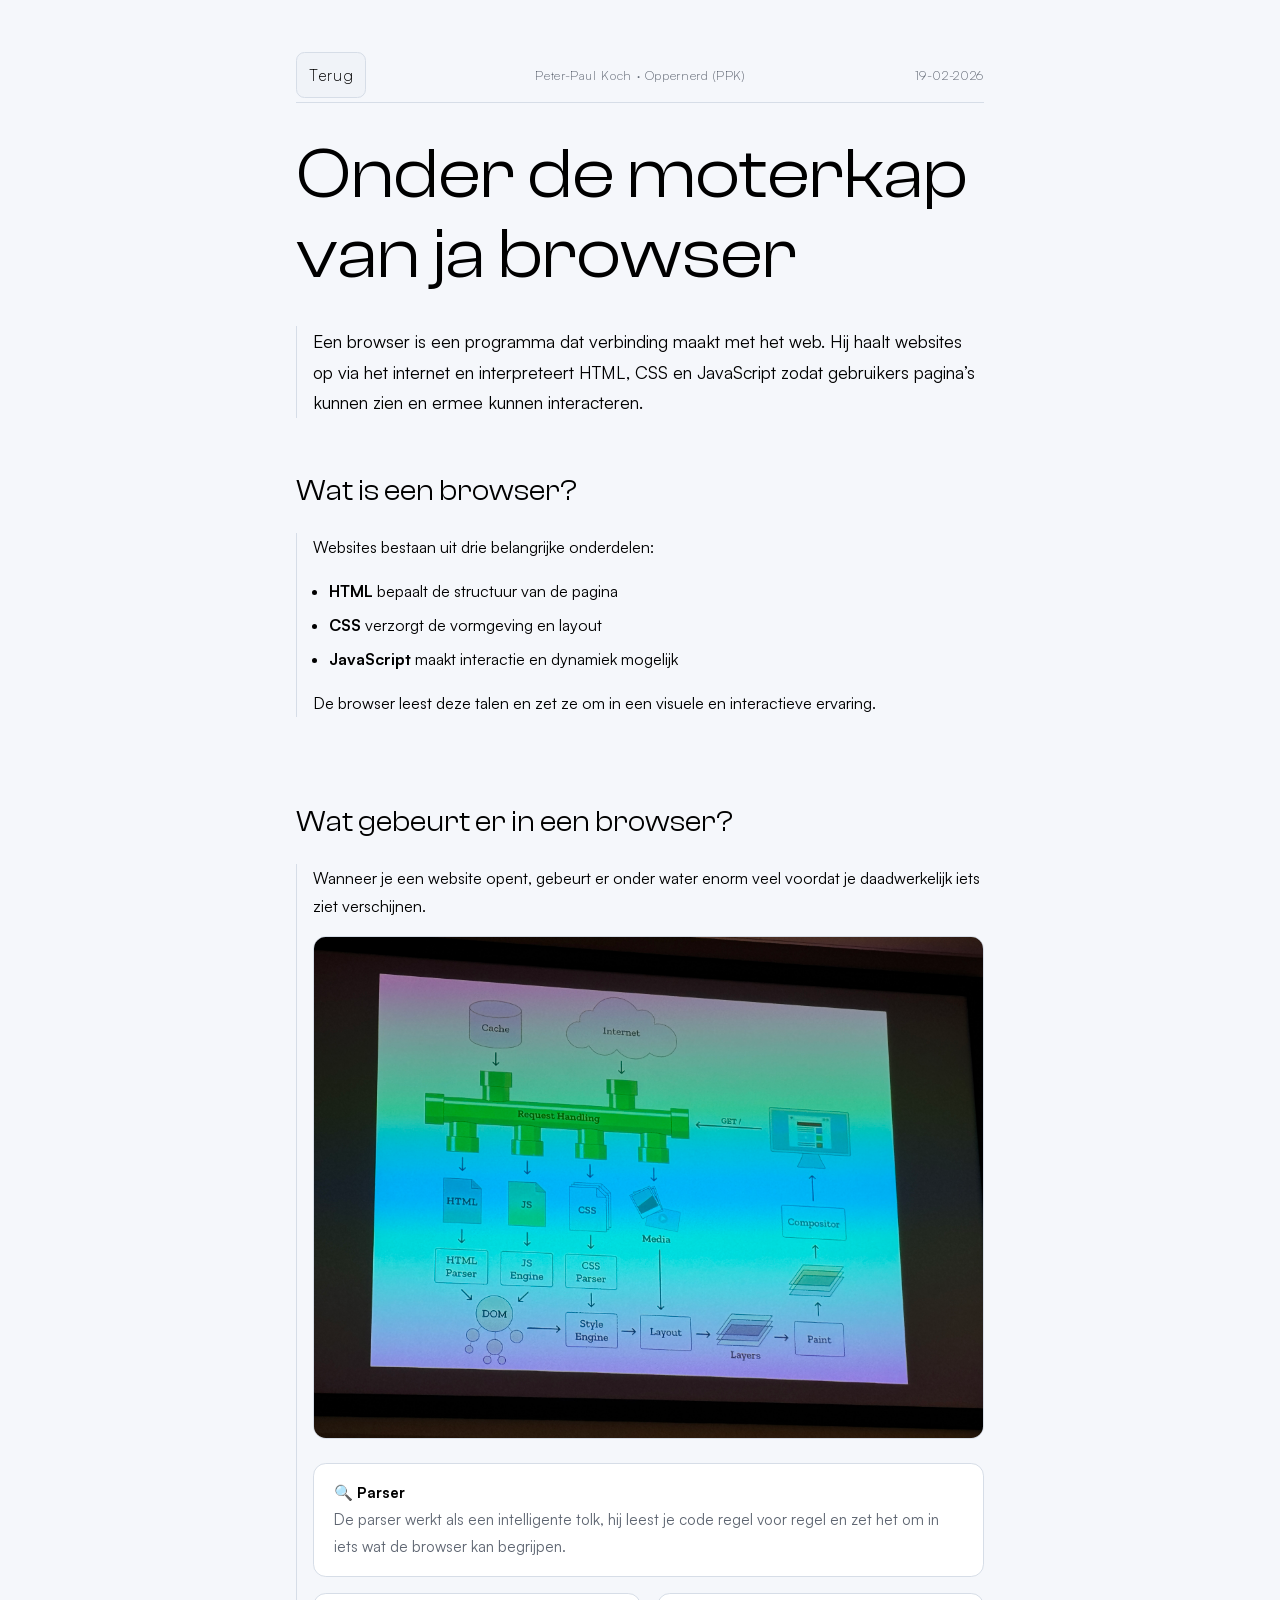
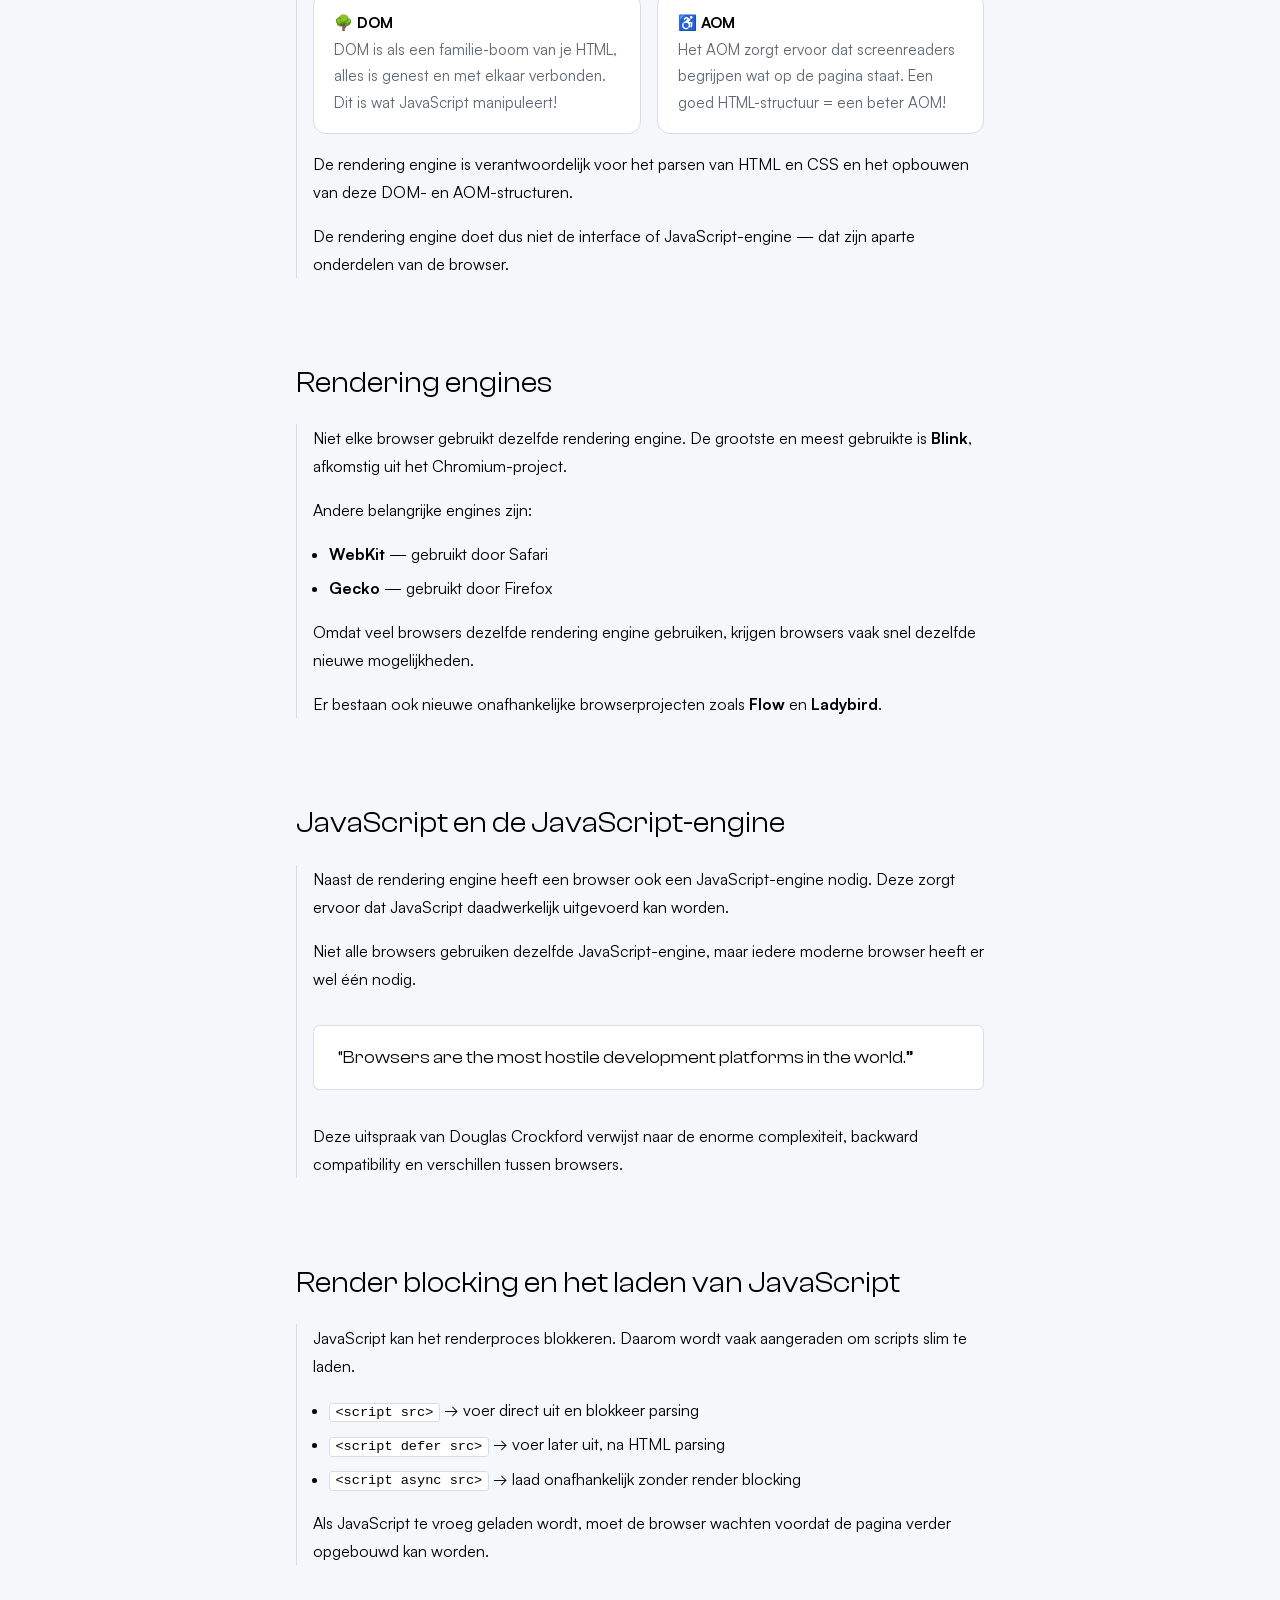
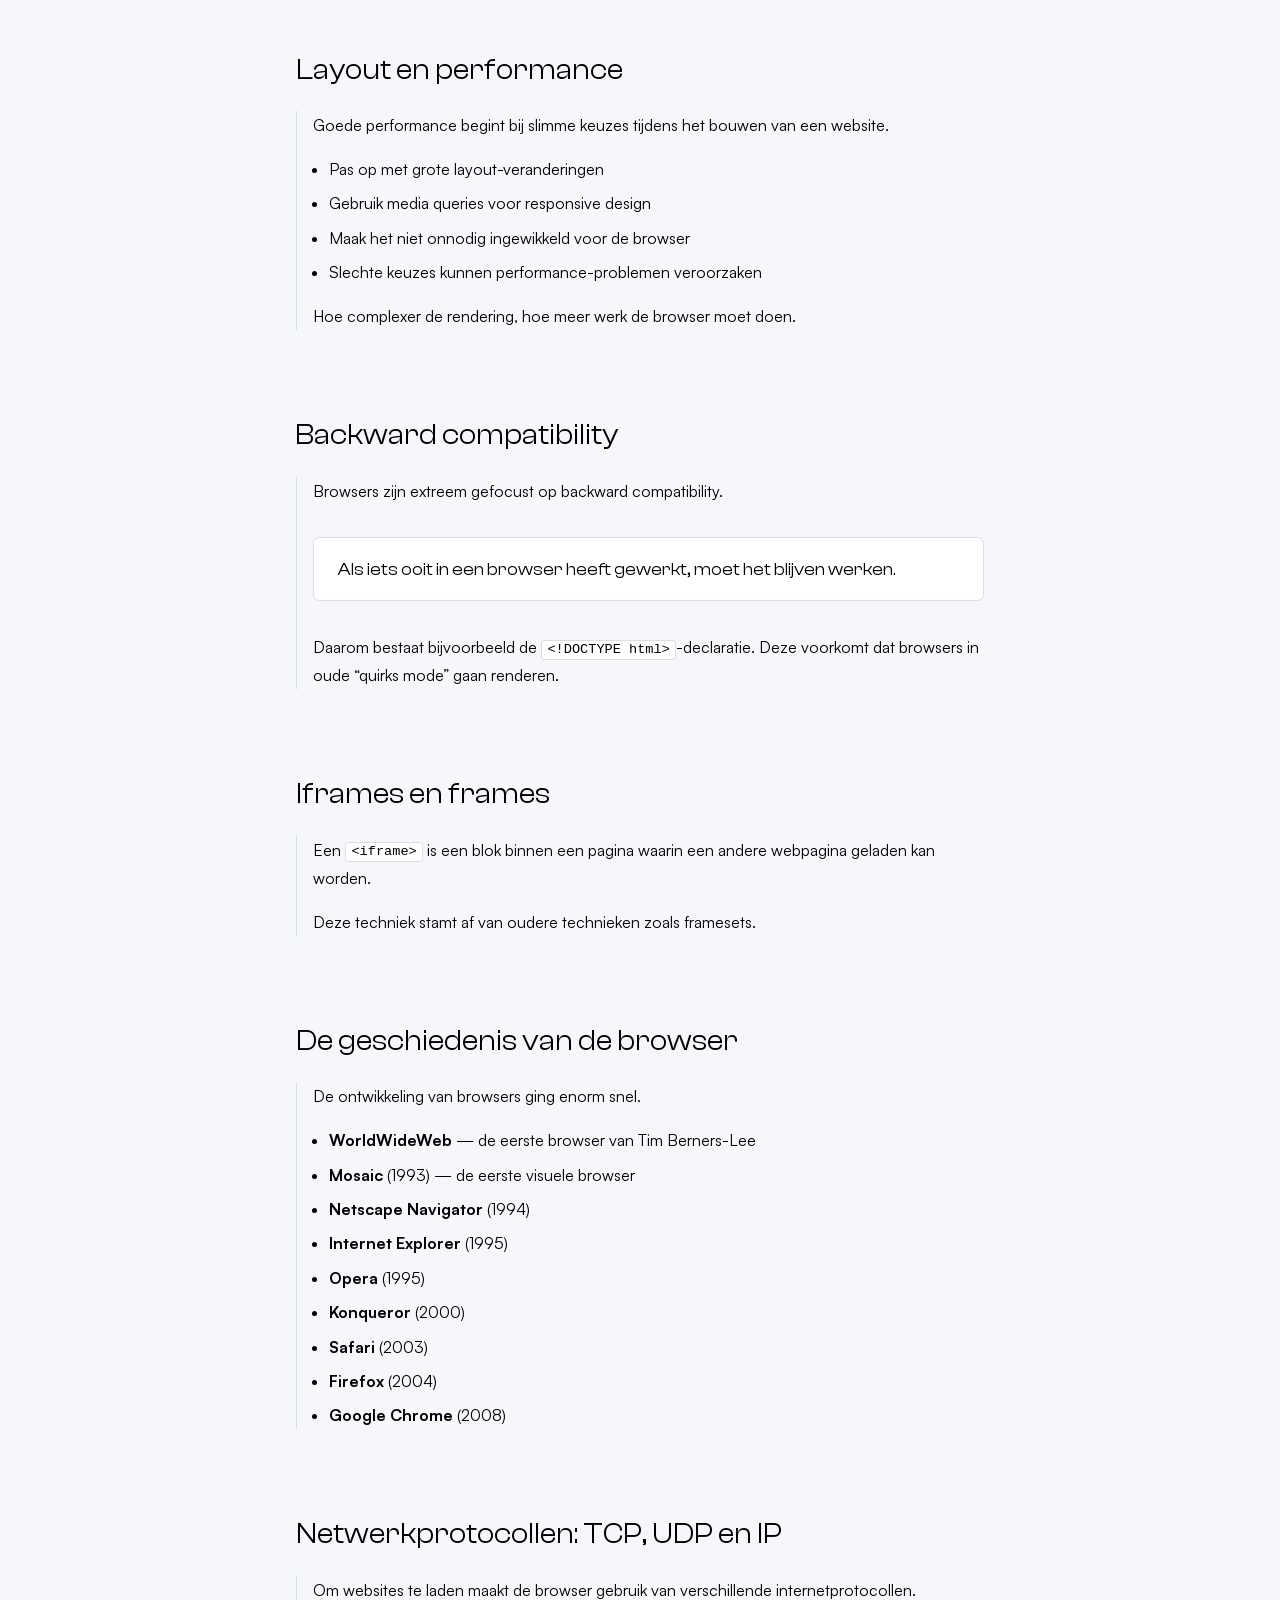
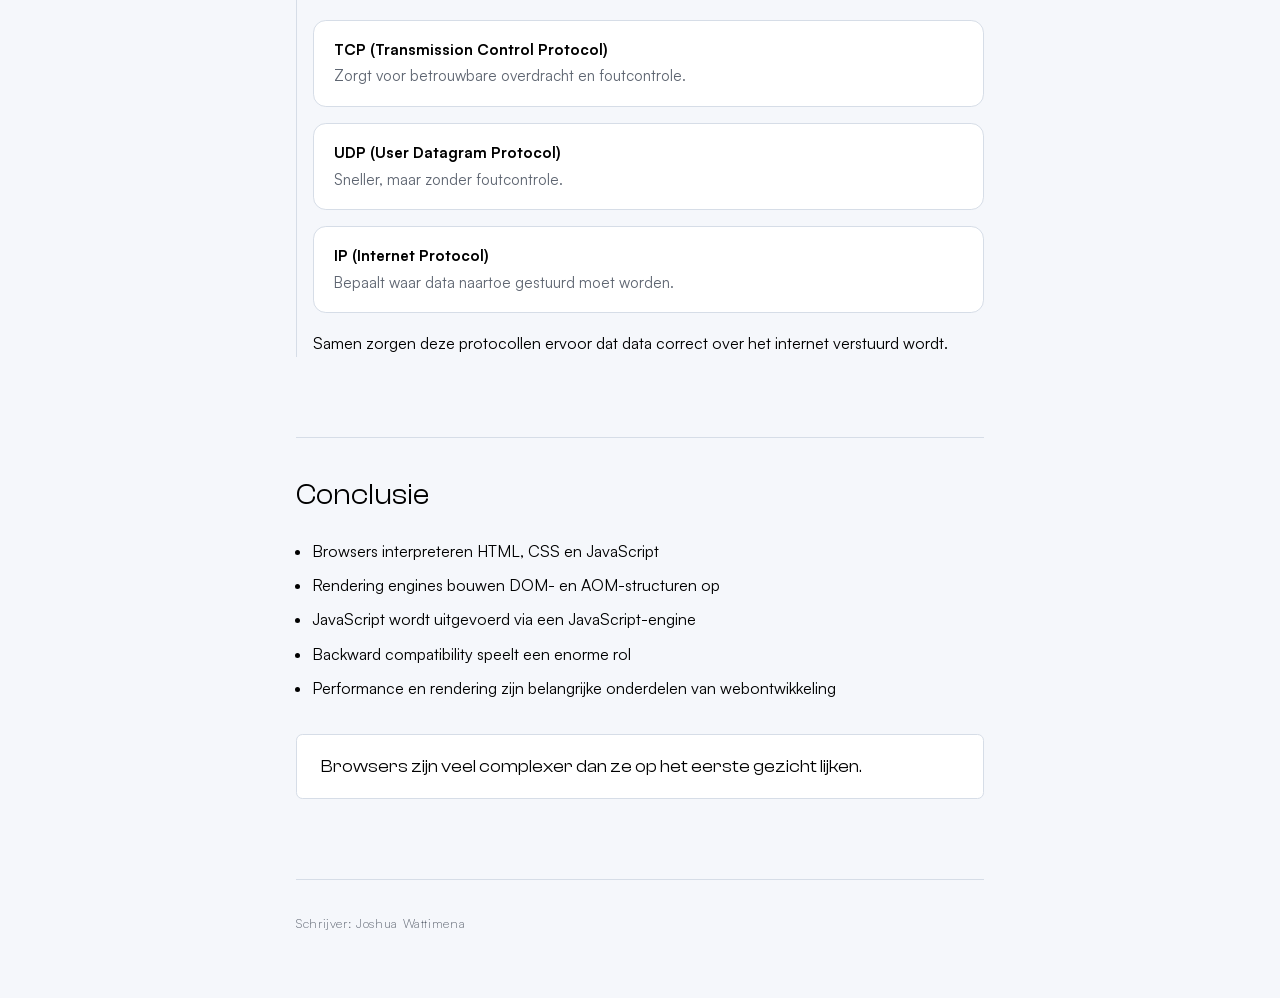
<file: weekly-nerds-pages/peter-paul-koch-blog.html>
<!DOCTYPE html>
<html lang="nl">
<head>
    <meta charset="UTF-8">
    <meta name="viewport" content="width=device-width, initial-scale=1.0">
    <link rel="stylesheet" href="../styles/style-weekly-nerds.css">
    <title>De browser: poort naar het web</title>
</head>

<body>

    <header>
        <div class="meta-top">
            <a href="../index.html" class="back-button">Terug</a>
            <p class="meta">
                Peter-Paul Koch · Oppernerd (PPK)
            </p>
            <p class="meta">19-02-2026</p>
        </div>

        <h1>Onder de moterkap van ja browser</h1>
    </header>

    <p class="intro">
        Een browser is een programma dat verbinding maakt met het web. Hij haalt websites op via
        het internet en interpreteert HTML, CSS en JavaScript zodat gebruikers pagina’s kunnen zien
        en ermee kunnen interacteren.
    </p>

    <h2>Wat is een browser?</h2>
    <section>
        <p>
            Websites bestaan uit drie belangrijke onderdelen:
        </p>

        <ul>
            <li><strong>HTML</strong> bepaalt de structuur van de pagina</li>
            <li><strong>CSS</strong> verzorgt de vormgeving en layout</li>
            <li><strong>JavaScript</strong> maakt interactie en dynamiek mogelijk</li>
        </ul>

        <p>
            De browser leest deze talen en zet ze om in een visuele en interactieve ervaring.
        </p>
    </section>

    <h2>Wat gebeurt er in een browser?</h2>
    <section>
        <p>
            Wanneer je een website opent, gebeurt er onder water enorm veel voordat je daadwerkelijk
            iets ziet verschijnen.
        </p>

        <img src="../images/ppk-blog-image.jpg" alt="Schema van browser rendering proces">

        <!-- <h3>1. De parser</h3> -->
        <!-- <p>
            Een parser leest HTML en CSS en vertaalt deze code naar een structuur die de browser begrijpt.
        </p> -->
        <div class="tip">
            <strong>🔍 Parser</strong><br> De parser werkt als een intelligente tolk, hij leest je code regel voor regel en zet het om in iets wat de browser kan begrijpen.
        </div>

        <!-- <h3>2. De DOM en AOM</h3> -->
<!-- 
        <ul>
            <li>
                <strong>DOM (Document Object Model)</strong><br>
                Een boomstructuur die de HTML van de pagina representeert.
            </li>

            <li>
                <strong>AOM (Accessibility Object Model)</strong><br>
                Een model speciaal bedoeld voor assistieve technologieën zoals screenreaders.
            </li>
        </ul> -->

        <div class="tip-grid">
            <div class="tip">
                <strong>🌳 DOM</strong> <br> DOM is als een familie-boom van je HTML, alles is genest en met elkaar verbonden. Dit is wat JavaScript manipuleert!
            </div>

            <div class="tip">
                <strong>♿ AOM</strong><br> Het AOM zorgt ervoor dat screenreaders begrijpen wat op de pagina staat. Een goed HTML-structuur = een beter AOM!
            </div>
        </div>

        <p>
            De rendering engine is verantwoordelijk voor het parsen van HTML en CSS en het opbouwen
            van deze DOM- en AOM-structuren.
        </p>

        <p>
            De rendering engine doet dus niet de interface of JavaScript-engine — dat zijn aparte
            onderdelen van de browser.
        </p>
    </section>

    <h2>Rendering engines</h2>
    <section>
        <p>
            Niet elke browser gebruikt dezelfde rendering engine. De grootste en meest gebruikte is
            <strong>Blink</strong>, afkomstig uit het Chromium-project.
        </p>

        <p>Andere belangrijke engines zijn:</p>

        <ul>
            <li><strong>WebKit</strong> — gebruikt door Safari</li>
            <li><strong>Gecko</strong> — gebruikt door Firefox</li>
        </ul>

        <p>
            Omdat veel browsers dezelfde rendering engine gebruiken, krijgen browsers vaak snel
            dezelfde nieuwe mogelijkheden.
        </p>

        <p>
            Er bestaan ook nieuwe onafhankelijke browserprojecten zoals
            <strong>Flow</strong> en <strong>Ladybird</strong>.
        </p>
    </section>

    <h2>JavaScript en de JavaScript-engine</h2>
    <section>
        <p>
            Naast de rendering engine heeft een browser ook een JavaScript-engine nodig.
            Deze zorgt ervoor dat JavaScript daadwerkelijk uitgevoerd kan worden.
        </p>

        <p>
            Niet alle browsers gebruiken dezelfde JavaScript-engine, maar iedere moderne browser
            heeft er wel één nodig.
        </p>

        <blockquote>
            “Browsers are the most hostile development platforms in the world.”
        </blockquote>

        <p>
            Deze uitspraak van Douglas Crockford verwijst naar de enorme complexiteit,
            backward compatibility en verschillen tussen browsers.
        </p>
    </section>

    <h2>Render blocking en het laden van JavaScript</h2>
    <section>
        <p>
            JavaScript kan het renderproces blokkeren. Daarom wordt vaak aangeraden om scripts
            slim te laden.
        </p>

        <ul>
            <li>
                <code>&lt;script src&gt;</code>
                → voer direct uit en blokkeer parsing
            </li>

            <li>
                <code>&lt;script defer src&gt;</code>
                → voer later uit, na HTML parsing
            </li>

            <li>
                <code>&lt;script async src&gt;</code>
                → laad onafhankelijk zonder render blocking
            </li>
        </ul>

        <p>
            Als JavaScript te vroeg geladen wordt, moet de browser wachten voordat de pagina verder
            opgebouwd kan worden.
        </p>
    </section>

    <h2>Layout en performance</h2>
    <section>
        <p>
            Goede performance begint bij slimme keuzes tijdens het bouwen van een website.
        </p>

        <ul>
            <li>Pas op met grote layout-veranderingen</li>
            <li>Gebruik media queries voor responsive design</li>
            <li>Maak het niet onnodig ingewikkeld voor de browser</li>
            <li>Slechte keuzes kunnen performance-problemen veroorzaken</li>
        </ul>

        <p>
            Hoe complexer de rendering, hoe meer werk de browser moet doen.
        </p>
    </section>

    <h2>Backward compatibility</h2>
    <section>
        <p>
            Browsers zijn extreem gefocust op backward compatibility.
        </p>

        <blockquote>
            Als iets ooit in een browser heeft gewerkt, moet het blijven werken.
        </blockquote>

        <p>
            Daarom bestaat bijvoorbeeld de <code>&lt;!DOCTYPE html&gt;</code>-declaratie.
            Deze voorkomt dat browsers in oude “quirks mode” gaan renderen.
        </p>
    </section>

    <h2>Iframes en frames</h2>
    <section>
        <p>
            Een <code>&lt;iframe&gt;</code> is een blok binnen een pagina waarin een andere webpagina
            geladen kan worden.
        </p>

        <p>
            Deze techniek stamt af van oudere technieken zoals framesets.
        </p>
    </section>

    <h2>De geschiedenis van de browser</h2>
    <section>
        <p>
            De ontwikkeling van browsers ging enorm snel.
        </p>

        <ul>
            <li><strong>WorldWideWeb</strong> — de eerste browser van Tim Berners-Lee</li>
            <li><strong>Mosaic</strong> (1993) — de eerste visuele browser</li>
            <li><strong>Netscape Navigator</strong> (1994)</li>
            <li><strong>Internet Explorer</strong> (1995)</li>
            <li><strong>Opera</strong> (1995)</li>
            <li><strong>Konqueror</strong> (2000)</li>
            <li><strong>Safari</strong> (2003)</li>
            <li><strong>Firefox</strong> (2004)</li>
            <li><strong>Google Chrome</strong> (2008)</li>
        </ul>
    </section>

    <h2>Netwerkprotocollen: TCP, UDP en IP</h2>
    <section>
        <p>
            Om websites te laden maakt de browser gebruik van verschillende internetprotocollen.
        </p>

        <div class="tip">
            <strong>TCP (Transmission Control Protocol)</strong><br>
            Zorgt voor betrouwbare overdracht en foutcontrole.
        </div>

        <div class="tip">
            <strong>UDP (User Datagram Protocol)</strong><br>
            Sneller, maar zonder foutcontrole.
        </div>

        <div class="tip">
            <strong>IP (Internet Protocol)</strong><br>
            Bepaalt waar data naartoe gestuurd moet worden.
        </div>

        <p>
            Samen zorgen deze protocollen ervoor dat data correct over het internet verstuurd wordt.
        </p>
    </section>

    <section class="conclusion">
        <h2>Conclusie</h2>

        <ul>
            <li>Browsers interpreteren HTML, CSS en JavaScript</li>
            <li>Rendering engines bouwen DOM- en AOM-structuren op</li>
            <li>JavaScript wordt uitgevoerd via een JavaScript-engine</li>
            <li>Backward compatibility speelt een enorme rol</li>
            <li>Performance en rendering zijn belangrijke onderdelen van webontwikkeling</li>
        </ul>

        <blockquote>
            Browsers zijn veel complexer dan ze op het eerste gezicht lijken.
        </blockquote>
    </section>

    <footer>
        <p class="meta">Schrijver: Joshua Wattimena</p>
    </footer>

</body>
</html>
</file>
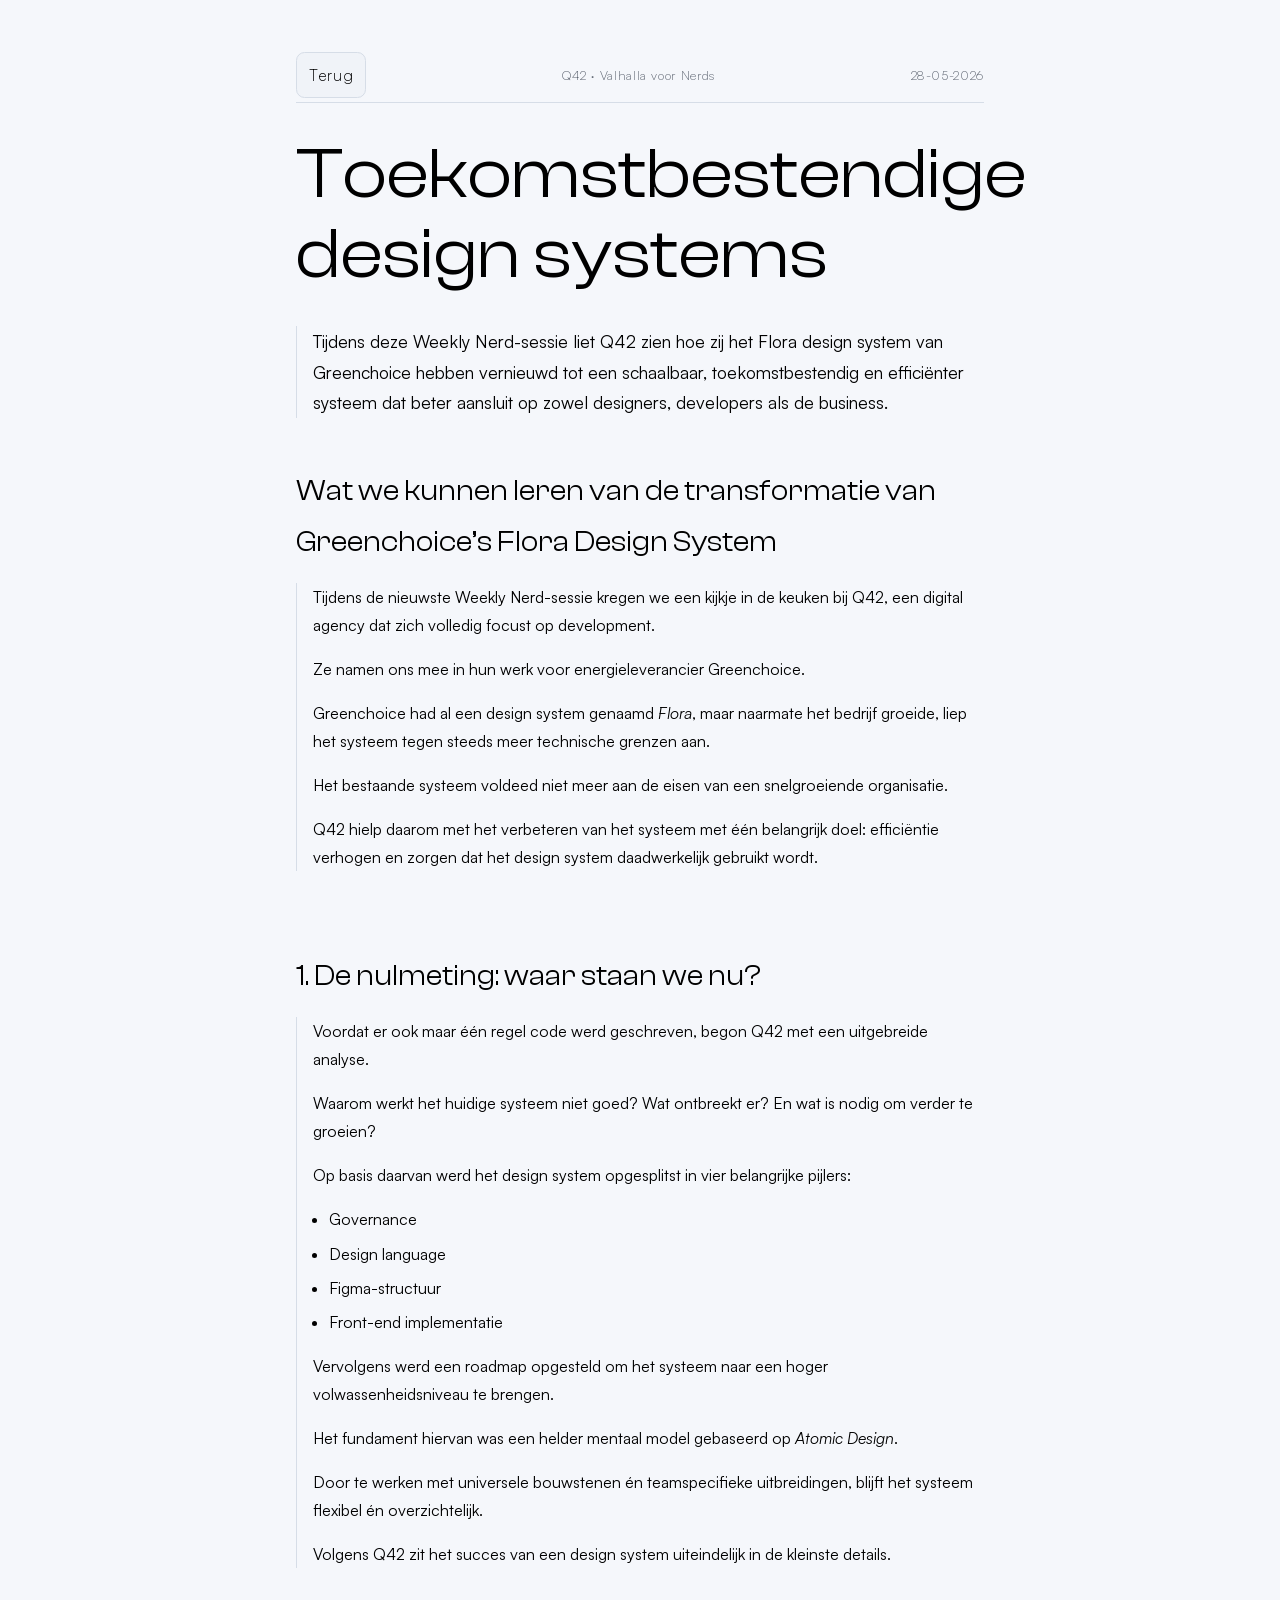
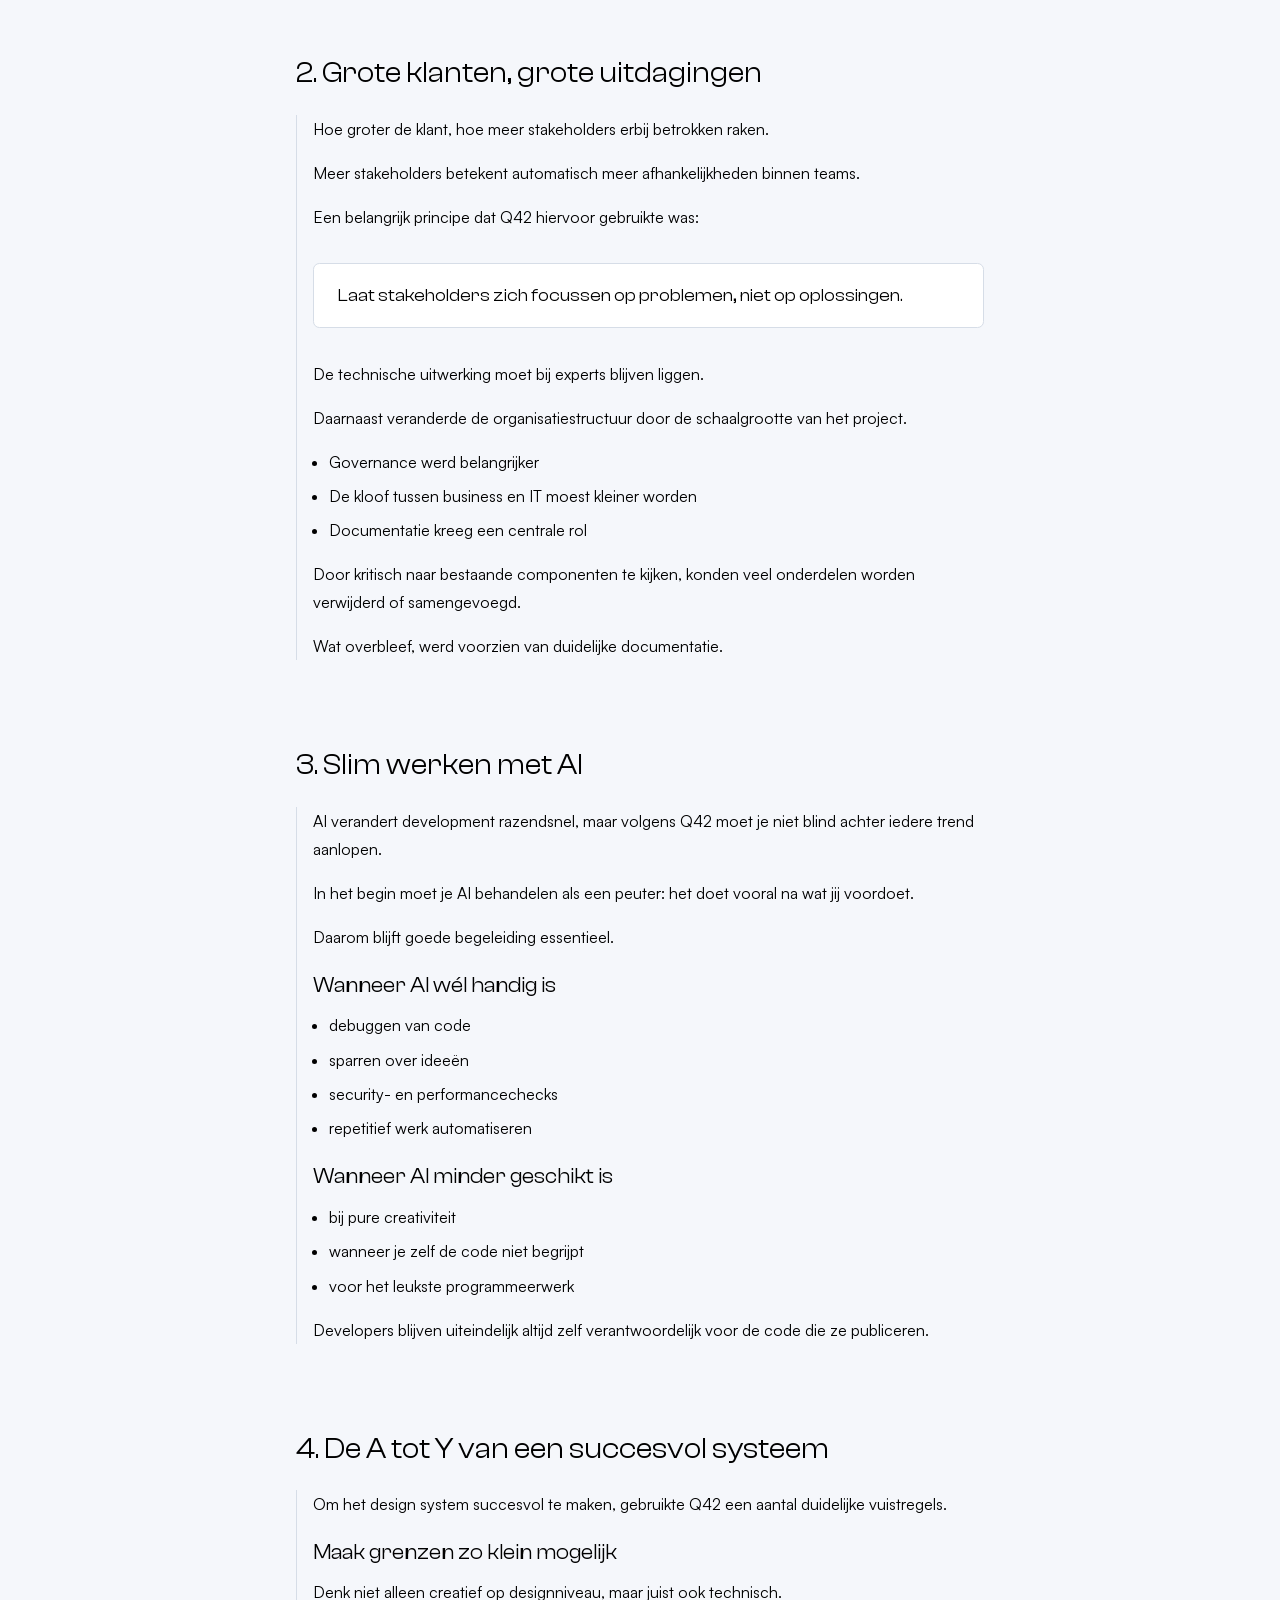
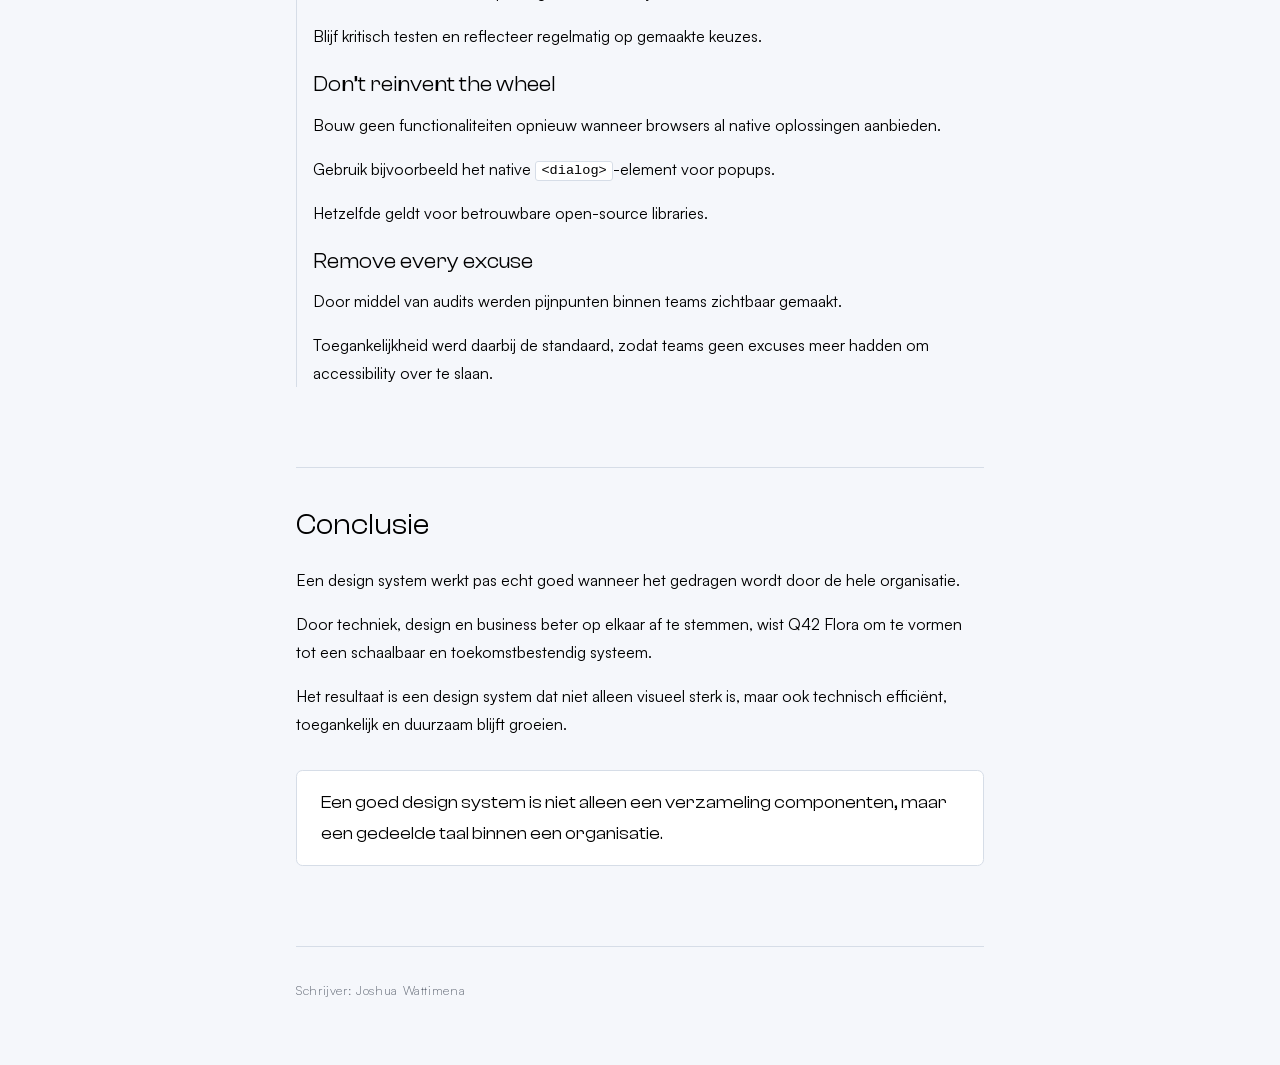
<file: weekly-nerds-pages/q42-blog.html>
<!DOCTYPE html>
<html lang="nl">

<head>
    <meta charset="UTF-8">
    <meta name="viewport" content="width=device-width, initial-scale=1.0">
    <link rel="stylesheet" href="../styles/style-weekly-nerds.css">
    <title>Toekomstbestendige design systems</title>
</head>

<body>

    <header>
        <div class="meta-top">
            <a href="../index.html" class="back-button">Terug</a>

            <p class="meta">
                Q42 · Valhalla voor Nerds
            </p>

            <p class="meta">28-05-2026</p>
        </div>

        <h1>Toekomstbestendige design systems</h1>
    </header>

    <p class="intro">
        Tijdens deze Weekly Nerd-sessie liet Q42 zien hoe zij
        het Flora design system van Greenchoice hebben vernieuwd
        tot een schaalbaar, toekomstbestendig en efficiënter systeem
        dat beter aansluit op zowel designers, developers als de business.
    </p>

    <h2>Wat we kunnen leren van de transformatie van Greenchoice’s Flora Design System</h2>
    <section>
        <p>
            Tijdens de nieuwste Weekly Nerd-sessie kregen we
            een kijkje in de keuken bij Q42,
            een digital agency dat zich volledig focust op development.
        </p>

        <p>
            Ze namen ons mee in hun werk voor energieleverancier Greenchoice.
        </p>

        <p>
            Greenchoice had al een design system genaamd <em>Flora</em>,
            maar naarmate het bedrijf groeide,
            liep het systeem tegen steeds meer technische grenzen aan.
        </p>

        <p>
            Het bestaande systeem voldeed niet meer
            aan de eisen van een snelgroeiende organisatie.
        </p>

        <p>
            Q42 hielp daarom met het verbeteren van het systeem
            met één belangrijk doel:
            efficiëntie verhogen en zorgen
            dat het design system daadwerkelijk gebruikt wordt.
        </p>
    </section>

    <h2>1. De nulmeting: waar staan we nu?</h2>
    <section>
        <p>
            Voordat er ook maar één regel code werd geschreven,
            begon Q42 met een uitgebreide analyse.
        </p>

        <p>
            Waarom werkt het huidige systeem niet goed?
            Wat ontbreekt er?
            En wat is nodig om verder te groeien?
        </p>

        <p>
            Op basis daarvan werd het design system opgesplitst
            in vier belangrijke pijlers:
        </p>

        <ul>
            <li>Governance</li>
            <li>Design language</li>
            <li>Figma-structuur</li>
            <li>Front-end implementatie</li>
        </ul>

        <p>
            Vervolgens werd een roadmap opgesteld
            om het systeem naar een hoger volwassenheidsniveau te brengen.
        </p>

        <p>
            Het fundament hiervan was een helder mentaal model
            gebaseerd op <em>Atomic Design</em>.
        </p>

        <p>
            Door te werken met universele bouwstenen
            én teamspecifieke uitbreidingen,
            blijft het systeem flexibel én overzichtelijk.
        </p>

        <p>
            Volgens Q42 zit het succes van een design system
            uiteindelijk in de kleinste details.
        </p>
    </section>

    <h2>2. Grote klanten, grote uitdagingen</h2>
    <section>
        <p>
            Hoe groter de klant,
            hoe meer stakeholders erbij betrokken raken.
        </p>

        <p>
            Meer stakeholders betekent automatisch
            meer afhankelijkheden binnen teams.
        </p>

        <p>
            Een belangrijk principe dat Q42 hiervoor gebruikte was:
        </p>

        <blockquote>
            Laat stakeholders zich focussen op problemen,
            niet op oplossingen.
        </blockquote>

        <p>
            De technische uitwerking moet bij experts blijven liggen.
        </p>

        <p>
            Daarnaast veranderde de organisatiestructuur
            door de schaalgrootte van het project.
        </p>

        <ul>
            <li>Governance werd belangrijker</li>
            <li>De kloof tussen business en IT moest kleiner worden</li>
            <li>Documentatie kreeg een centrale rol</li>
        </ul>

        <p>
            Door kritisch naar bestaande componenten te kijken,
            konden veel onderdelen worden verwijderd of samengevoegd.
        </p>

        <p>
            Wat overbleef,
            werd voorzien van duidelijke documentatie.
        </p>
    </section>

    <h2>3. Slim werken met AI</h2>
    <section>
        <p>
            AI verandert development razendsnel,
            maar volgens Q42 moet je niet blind
            achter iedere trend aanlopen.
        </p>

        <p>
            In het begin moet je AI behandelen als een peuter:
            het doet vooral na wat jij voordoet.
        </p>

        <p>
            Daarom blijft goede begeleiding essentieel.
        </p>

        <h3>Wanneer AI wél handig is</h3>

        <ul>
            <li>debuggen van code</li>
            <li>sparren over ideeën</li>
            <li>security- en performancechecks</li>
            <li>repetitief werk automatiseren</li>
        </ul>

        <h3>Wanneer AI minder geschikt is</h3>

        <ul>
            <li>bij pure creativiteit</li>
            <li>wanneer je zelf de code niet begrijpt</li>
            <li>voor het leukste programmeerwerk</li>
        </ul>

        <p>
            Developers blijven uiteindelijk altijd zelf verantwoordelijk
            voor de code die ze publiceren.
        </p>
    </section>

    <h2>4. De A tot Y van een succesvol systeem</h2>
    <section>
        <p>
            Om het design system succesvol te maken,
            gebruikte Q42 een aantal duidelijke vuistregels.
        </p>

        <h3>Maak grenzen zo klein mogelijk</h3>

        <p>
            Denk niet alleen creatief op designniveau,
            maar juist ook technisch.
        </p>

        <p>
            Blijf kritisch testen
            en reflecteer regelmatig op gemaakte keuzes.
        </p>

        <h3>Don’t reinvent the wheel</h3>

        <p>
            Bouw geen functionaliteiten opnieuw
            wanneer browsers al native oplossingen aanbieden.
        </p>

        <p>
            Gebruik bijvoorbeeld het native
            <code>&lt;dialog&gt;</code>-element voor popups.
        </p>

        <p>
            Hetzelfde geldt voor betrouwbare open-source libraries.
        </p>

        <h3>Remove every excuse</h3>

        <p>
            Door middel van audits werden pijnpunten
            binnen teams zichtbaar gemaakt.
        </p>

        <p>
            Toegankelijkheid werd daarbij de standaard,
            zodat teams geen excuses meer hadden
            om accessibility over te slaan.
        </p>
    </section>

    <section class="conclusion">
        <h2>Conclusie</h2>

        <p>
            Een design system werkt pas echt goed
            wanneer het gedragen wordt door de hele organisatie.
        </p>

        <p>
            Door techniek, design en business beter op elkaar af te stemmen,
            wist Q42 Flora om te vormen
            tot een schaalbaar en toekomstbestendig systeem.
        </p>

        <p>
            Het resultaat is een design system
            dat niet alleen visueel sterk is,
            maar ook technisch efficiënt,
            toegankelijk en duurzaam blijft groeien.
        </p>

        <blockquote>
            Een goed design system is niet alleen een verzameling componenten,
            maar een gedeelde taal binnen een organisatie.
        </blockquote>
    </section>

    <footer>
        <p class="meta">Schrijver: Joshua Wattimena</p>
    </footer>

</body>

</html>
</file>
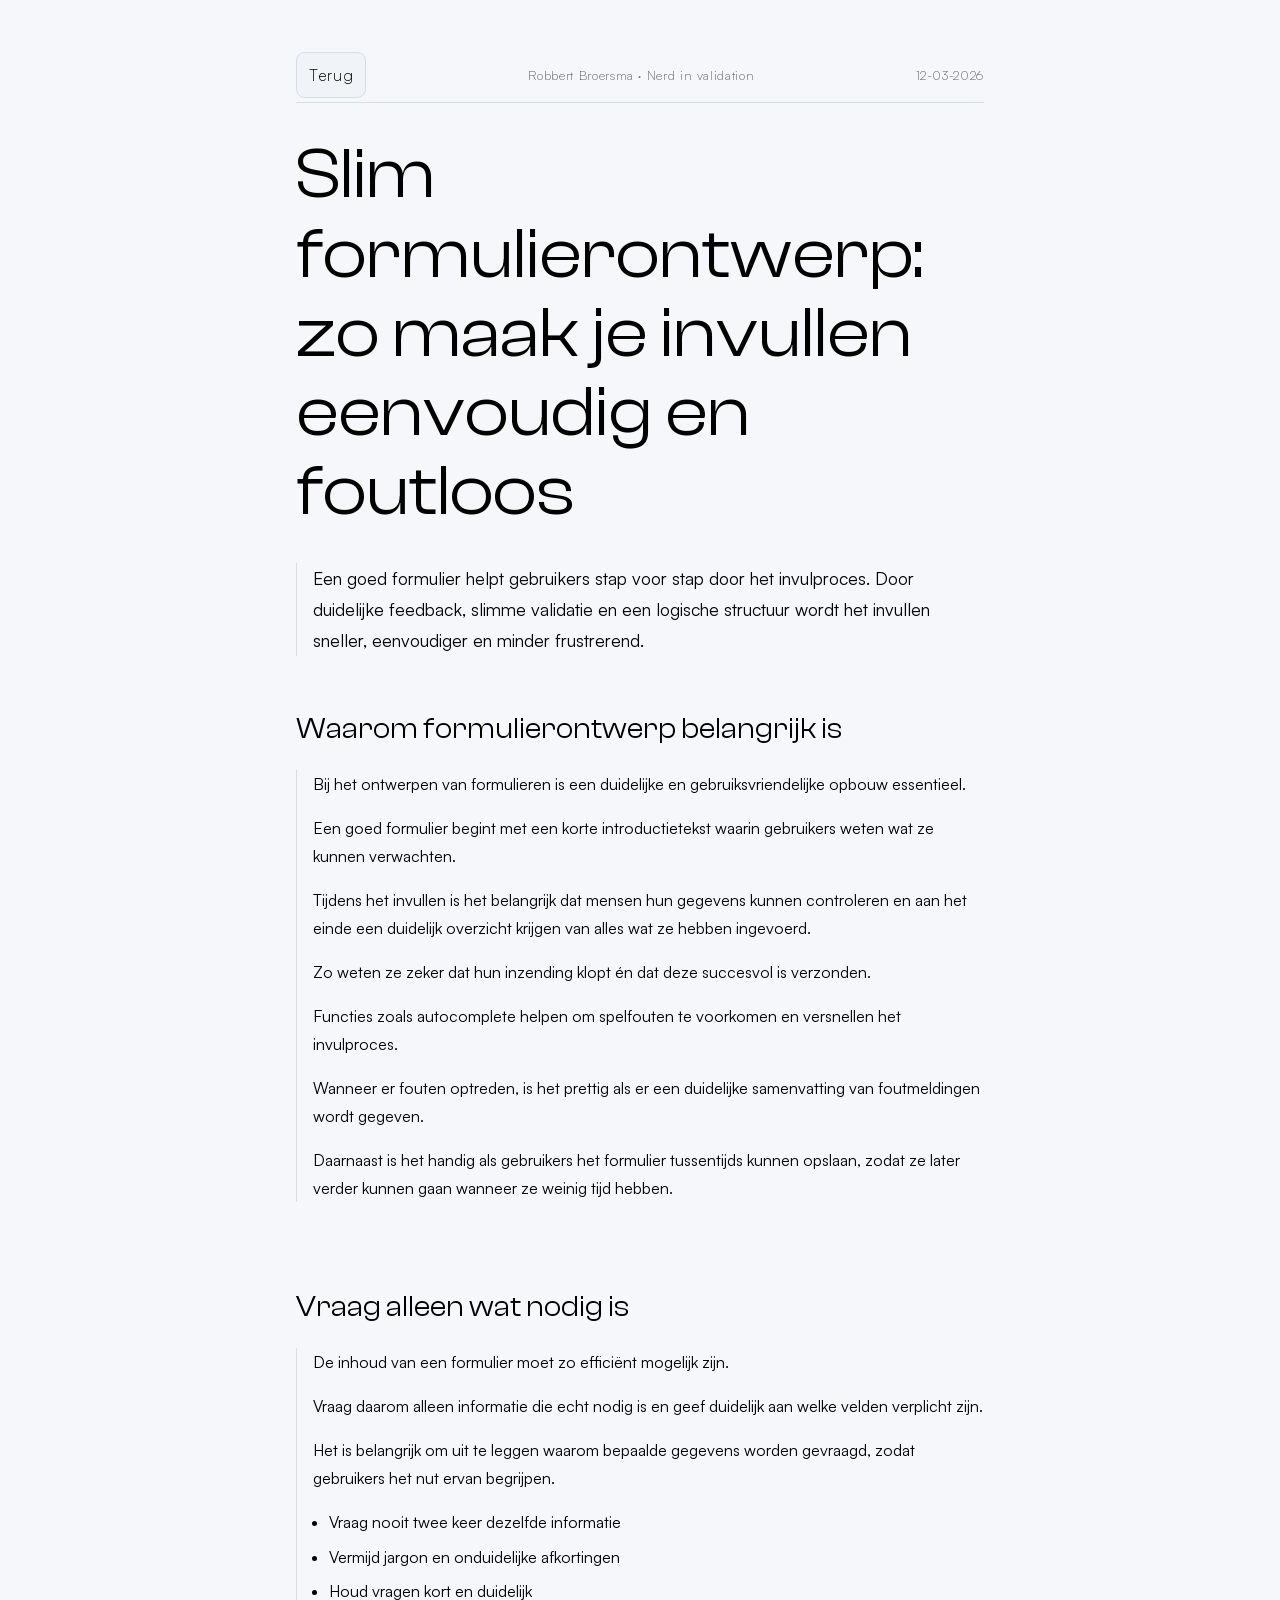
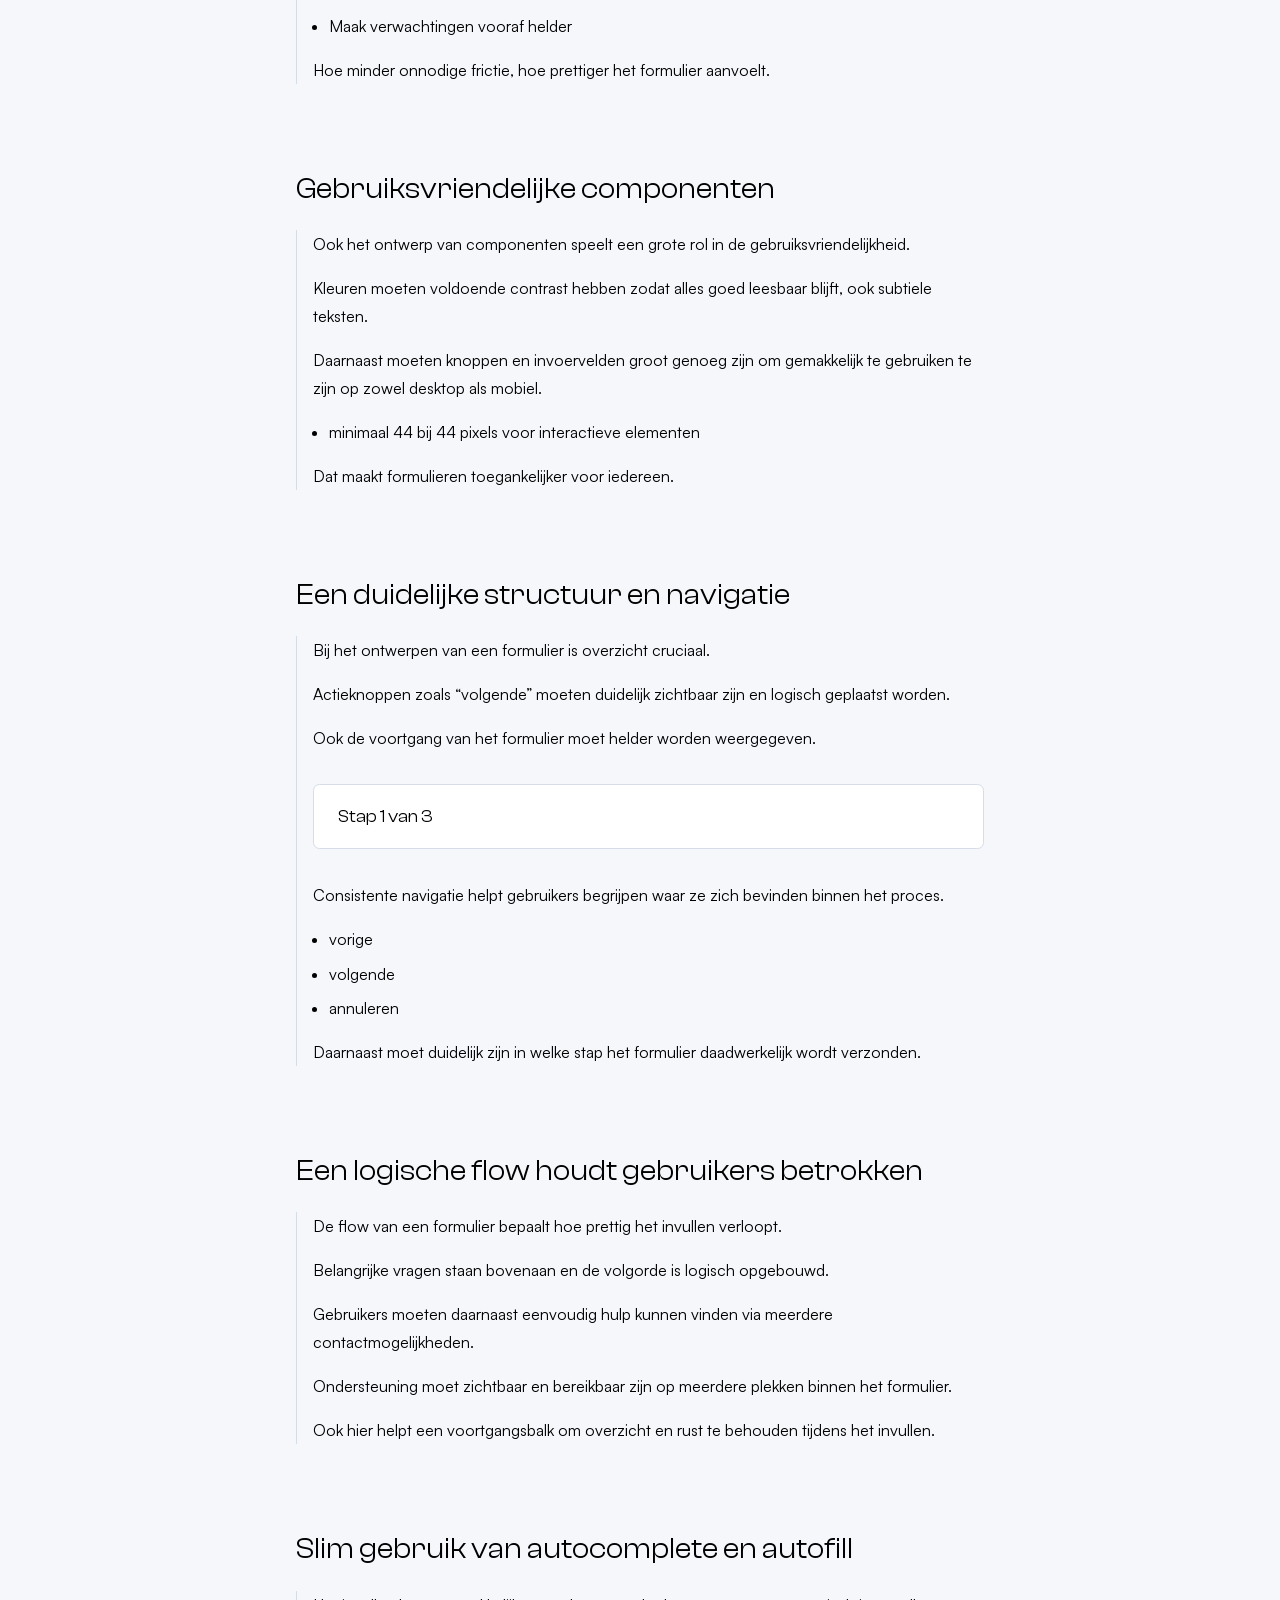
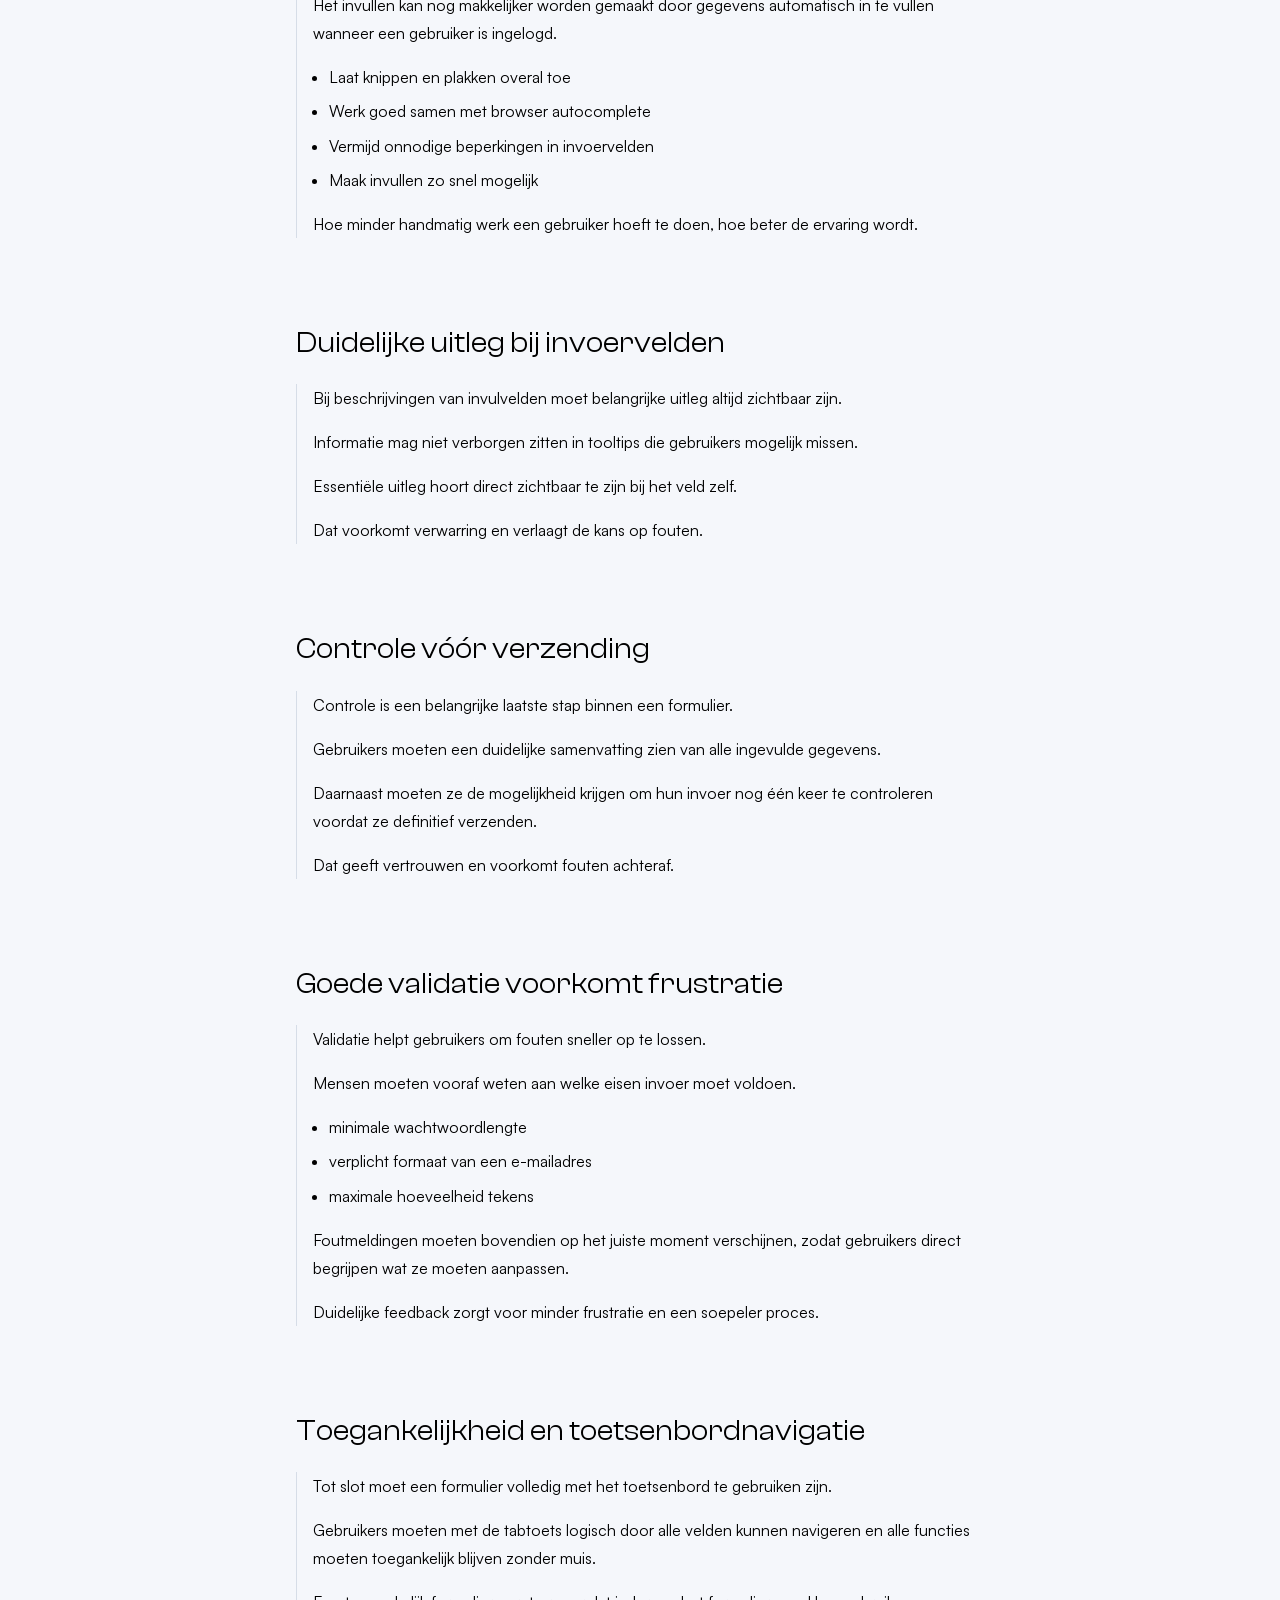
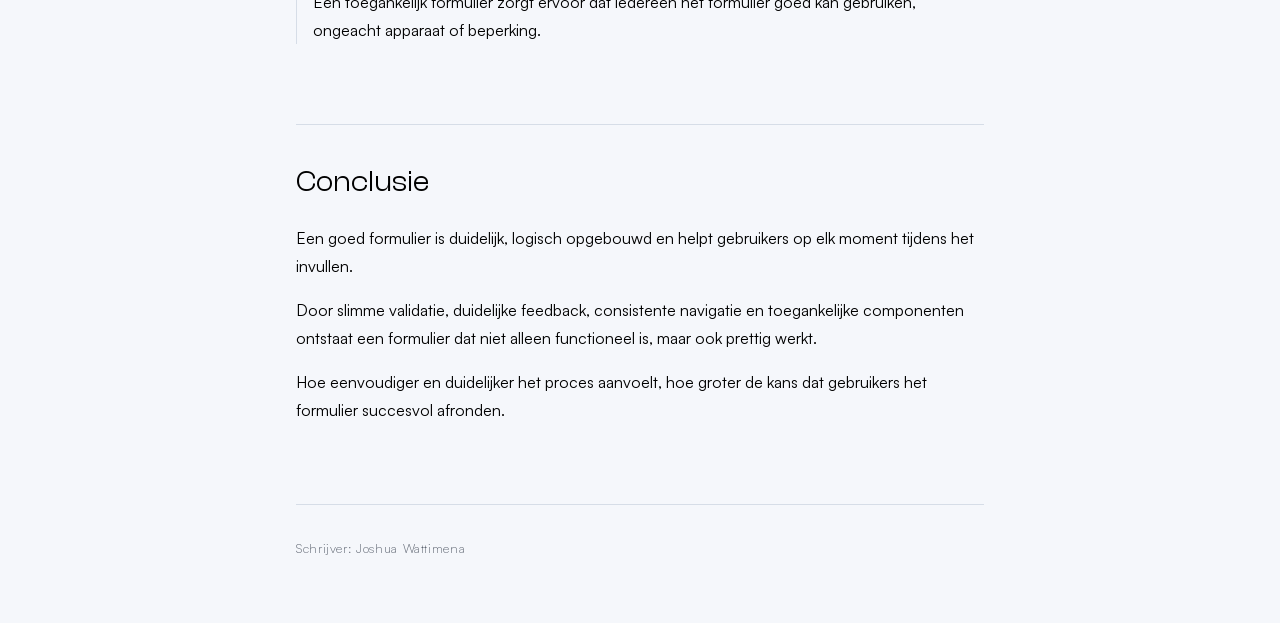
<file: weekly-nerds-pages/robbert-broersma-blog.html>
<!DOCTYPE html>
<html lang="nl">
<head>
    <meta charset="UTF-8">
    <meta name="viewport" content="width=device-width, initial-scale=1.0">
    <link rel="stylesheet" href="../styles/style-weekly-nerds.css">
    <title>Slim formulierontwerp</title>
</head>

<body>

    <header>
        <div class="meta-top">
            <a href="../index.html" class="back-button">Terug</a>

            <p class="meta">
                Robbert Broersma · Nerd in validation
            </p>

            <p class="meta">12-03-2026</p>
        </div>

        <h1>Slim formulierontwerp:<br> zo maak je invullen eenvoudig en foutloos</h1>
    </header>

    <p class="intro">
        Een goed formulier helpt gebruikers stap voor stap door het invulproces.
        Door duidelijke feedback, slimme validatie en een logische structuur
        wordt het invullen sneller, eenvoudiger en minder frustrerend.
    </p>

    <h2>Waarom formulierontwerp belangrijk is</h2>
    <section>
        <p>
            Bij het ontwerpen van formulieren is een duidelijke en gebruiksvriendelijke
            opbouw essentieel.
        </p>

        <p>
            Een goed formulier begint met een korte introductietekst waarin gebruikers
            weten wat ze kunnen verwachten.
        </p>

        <p>
            Tijdens het invullen is het belangrijk dat mensen hun gegevens kunnen controleren
            en aan het einde een duidelijk overzicht krijgen van alles wat ze hebben ingevoerd.
        </p>

        <p>
            Zo weten ze zeker dat hun inzending klopt én dat deze succesvol is verzonden.
        </p>

        <p>
            Functies zoals autocomplete helpen om spelfouten te voorkomen en versnellen
            het invulproces.
        </p>

        <p>
            Wanneer er fouten optreden, is het prettig als er een duidelijke samenvatting
            van foutmeldingen wordt gegeven.
        </p>

        <p>
            Daarnaast is het handig als gebruikers het formulier tussentijds kunnen opslaan,
            zodat ze later verder kunnen gaan wanneer ze weinig tijd hebben.
        </p>
    </section>

    <h2>Vraag alleen wat nodig is</h2>
    <section>
        <p>
            De inhoud van een formulier moet zo efficiënt mogelijk zijn.
        </p>

        <p>
            Vraag daarom alleen informatie die echt nodig is en geef duidelijk aan
            welke velden verplicht zijn.
        </p>

        <p>
            Het is belangrijk om uit te leggen waarom bepaalde gegevens worden gevraagd,
            zodat gebruikers het nut ervan begrijpen.
        </p>

        <ul>
            <li>Vraag nooit twee keer dezelfde informatie</li>
            <li>Vermijd jargon en onduidelijke afkortingen</li>
            <li>Houd vragen kort en duidelijk</li>
            <li>Maak verwachtingen vooraf helder</li>
        </ul>

        <p>
            Hoe minder onnodige frictie, hoe prettiger het formulier aanvoelt.
        </p>
    </section>

    <h2>Gebruiksvriendelijke componenten</h2>
    <section>
        <p>
            Ook het ontwerp van componenten speelt een grote rol in de gebruiksvriendelijkheid.
        </p>

        <p>
            Kleuren moeten voldoende contrast hebben zodat alles goed leesbaar blijft,
            ook subtiele teksten.
        </p>

        <p>
            Daarnaast moeten knoppen en invoervelden groot genoeg zijn om gemakkelijk
            te gebruiken te zijn op zowel desktop als mobiel.
        </p>

        <ul>
            <li>minimaal 44 bij 44 pixels voor interactieve elementen</li>
        </ul>

        <p>
            Dat maakt formulieren toegankelijker voor iedereen.
        </p>
    </section>

    <h2>Een duidelijke structuur en navigatie</h2>
    <section>
        <p>
            Bij het ontwerpen van een formulier is overzicht cruciaal.
        </p>

        <p>
            Actieknoppen zoals “volgende” moeten duidelijk zichtbaar zijn
            en logisch geplaatst worden.
        </p>

        <p>
            Ook de voortgang van het formulier moet helder worden weergegeven.
        </p>

        <blockquote>
            Stap 1 van 3
        </blockquote>

        <p>
            Consistente navigatie helpt gebruikers begrijpen waar ze zich bevinden
            binnen het proces.
        </p>

        <ul>
            <li>vorige</li>
            <li>volgende</li>
            <li>annuleren</li>
        </ul>

        <p>
            Daarnaast moet duidelijk zijn in welke stap het formulier daadwerkelijk
            wordt verzonden.
        </p>
    </section>

    <h2>Een logische flow houdt gebruikers betrokken</h2>
    <section>
        <p>
            De flow van een formulier bepaalt hoe prettig het invullen verloopt.
        </p>

        <p>
            Belangrijke vragen staan bovenaan en de volgorde is logisch opgebouwd.
        </p>

        <p>
            Gebruikers moeten daarnaast eenvoudig hulp kunnen vinden via meerdere
            contactmogelijkheden.
        </p>

        <p>
            Ondersteuning moet zichtbaar en bereikbaar zijn op meerdere plekken
            binnen het formulier.
        </p>

        <p>
            Ook hier helpt een voortgangsbalk om overzicht en rust te behouden
            tijdens het invullen.
        </p>
    </section>

    <h2>Slim gebruik van autocomplete en autofill</h2>
    <section>
        <p>
            Het invullen kan nog makkelijker worden gemaakt door gegevens automatisch
            in te vullen wanneer een gebruiker is ingelogd.
        </p>

        <ul>
            <li>Laat knippen en plakken overal toe</li>
            <li>Werk goed samen met browser autocomplete</li>
            <li>Vermijd onnodige beperkingen in invoervelden</li>
            <li>Maak invullen zo snel mogelijk</li>
        </ul>

        <p>
            Hoe minder handmatig werk een gebruiker hoeft te doen,
            hoe beter de ervaring wordt.
        </p>
    </section>

    <h2>Duidelijke uitleg bij invoervelden</h2>
    <section>
        <p>
            Bij beschrijvingen van invulvelden moet belangrijke uitleg altijd zichtbaar zijn.
        </p>

        <p>
            Informatie mag niet verborgen zitten in tooltips die gebruikers mogelijk missen.
        </p>

        <p>
            Essentiële uitleg hoort direct zichtbaar te zijn bij het veld zelf.
        </p>

        <p>
            Dat voorkomt verwarring en verlaagt de kans op fouten.
        </p>
    </section>

    <h2>Controle vóór verzending</h2>
    <section>
        <p>
            Controle is een belangrijke laatste stap binnen een formulier.
        </p>

        <p>
            Gebruikers moeten een duidelijke samenvatting zien van alle ingevulde gegevens.
        </p>

        <p>
            Daarnaast moeten ze de mogelijkheid krijgen om hun invoer nog één keer
            te controleren voordat ze definitief verzenden.
        </p>

        <p>
            Dat geeft vertrouwen en voorkomt fouten achteraf.
        </p>
    </section>

    <h2>Goede validatie voorkomt frustratie</h2>
    <section>
        <p>
            Validatie helpt gebruikers om fouten sneller op te lossen.
        </p>

        <p>
            Mensen moeten vooraf weten aan welke eisen invoer moet voldoen.
        </p>

        <ul>
            <li>minimale wachtwoordlengte</li>
            <li>verplicht formaat van een e-mailadres</li>
            <li>maximale hoeveelheid tekens</li>
        </ul>

        <p>
            Foutmeldingen moeten bovendien op het juiste moment verschijnen,
            zodat gebruikers direct begrijpen wat ze moeten aanpassen.
        </p>

        <p>
            Duidelijke feedback zorgt voor minder frustratie en een soepeler proces.
        </p>
    </section>

    <h2>Toegankelijkheid en toetsenbordnavigatie</h2>
    <section>
        <p>
            Tot slot moet een formulier volledig met het toetsenbord te gebruiken zijn.
        </p>

        <p>
            Gebruikers moeten met de tabtoets logisch door alle velden kunnen navigeren
            en alle functies moeten toegankelijk blijven zonder muis.
        </p>

        <p>
            Een toegankelijk formulier zorgt ervoor dat iedereen het formulier goed kan gebruiken,
            ongeacht apparaat of beperking.
        </p>
    </section>

    <section class="conclusion">
        <h2>Conclusie</h2>

        <p>
            Een goed formulier is duidelijk, logisch opgebouwd en helpt gebruikers
            op elk moment tijdens het invullen.
        </p>

        <p>
            Door slimme validatie, duidelijke feedback, consistente navigatie
            en toegankelijke componenten ontstaat een formulier dat niet alleen
            functioneel is, maar ook prettig werkt.
        </p>

        <p>
            Hoe eenvoudiger en duidelijker het proces aanvoelt,
            hoe groter de kans dat gebruikers het formulier succesvol afronden.
        </p>
    </section>

    <footer>
        <p class="meta">Schrijver: Joshua Wattimena</p>
    </footer>

</body>
</html>
</file>
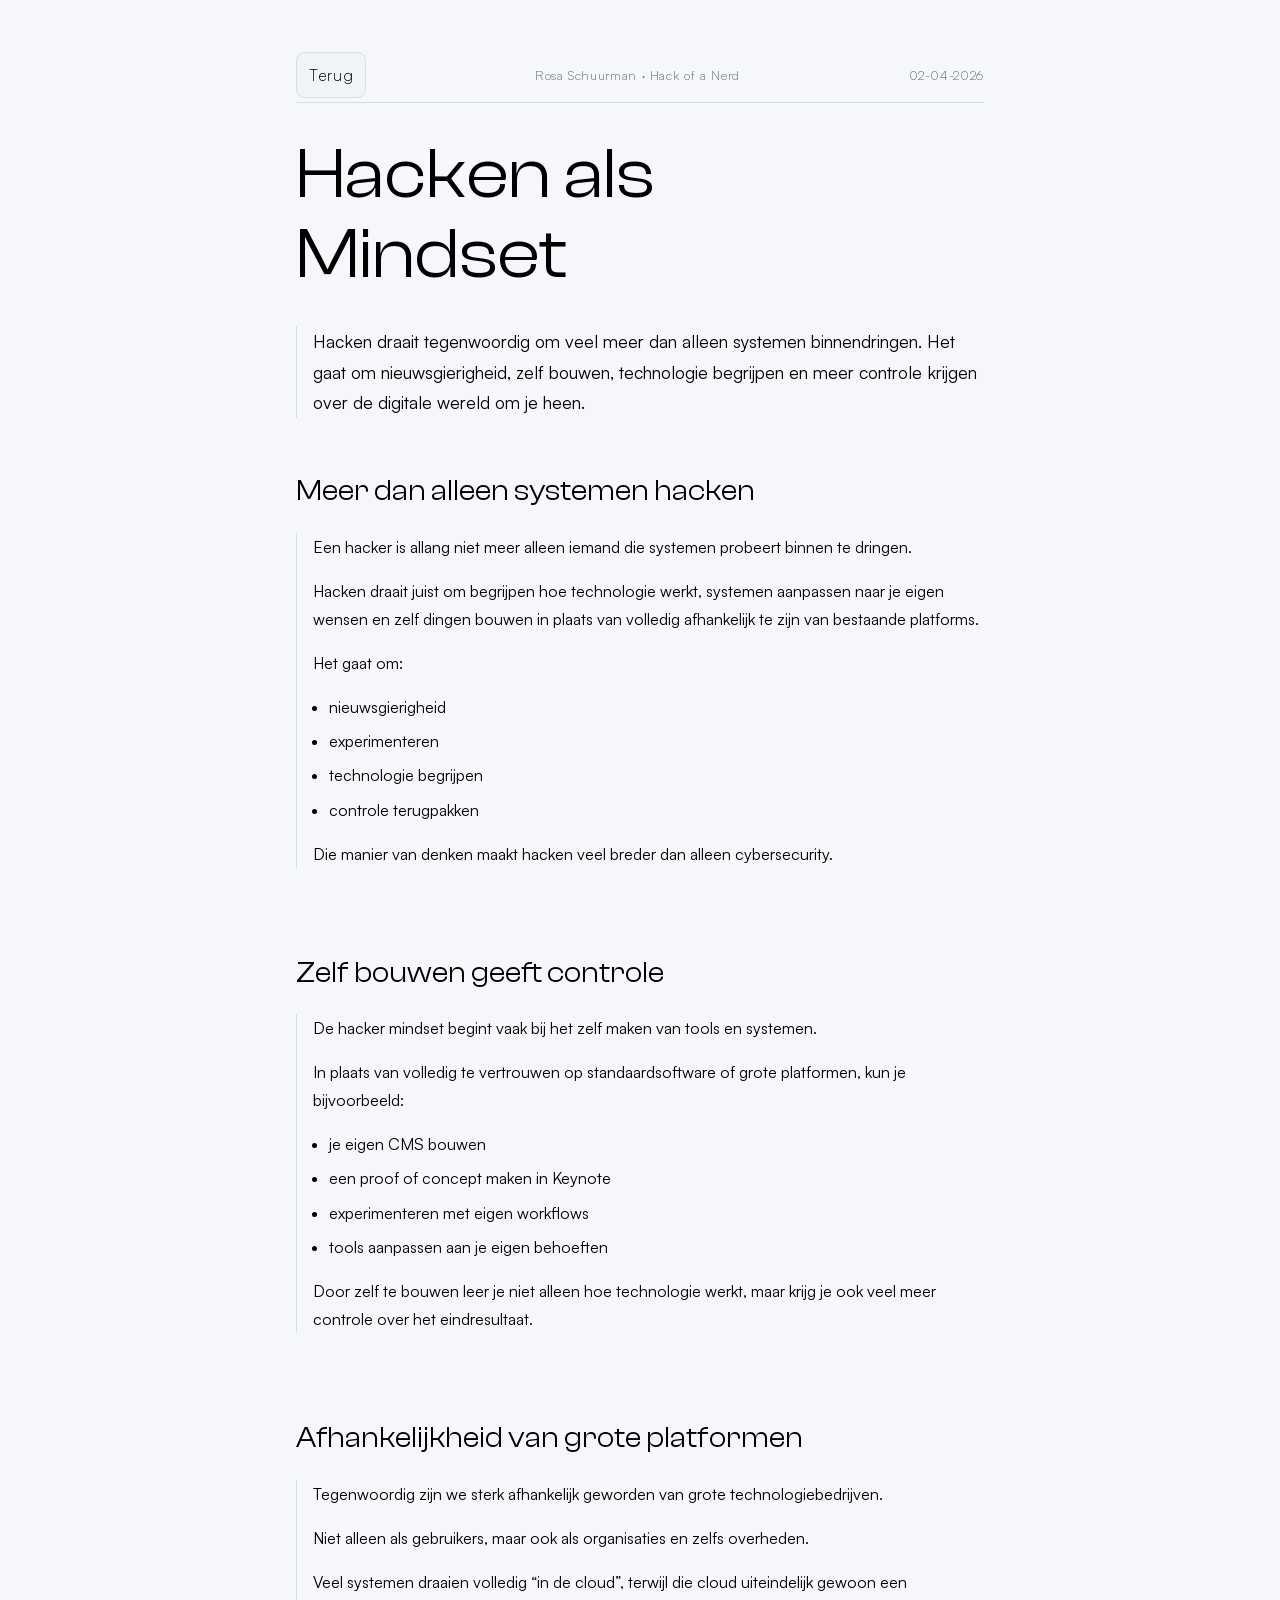
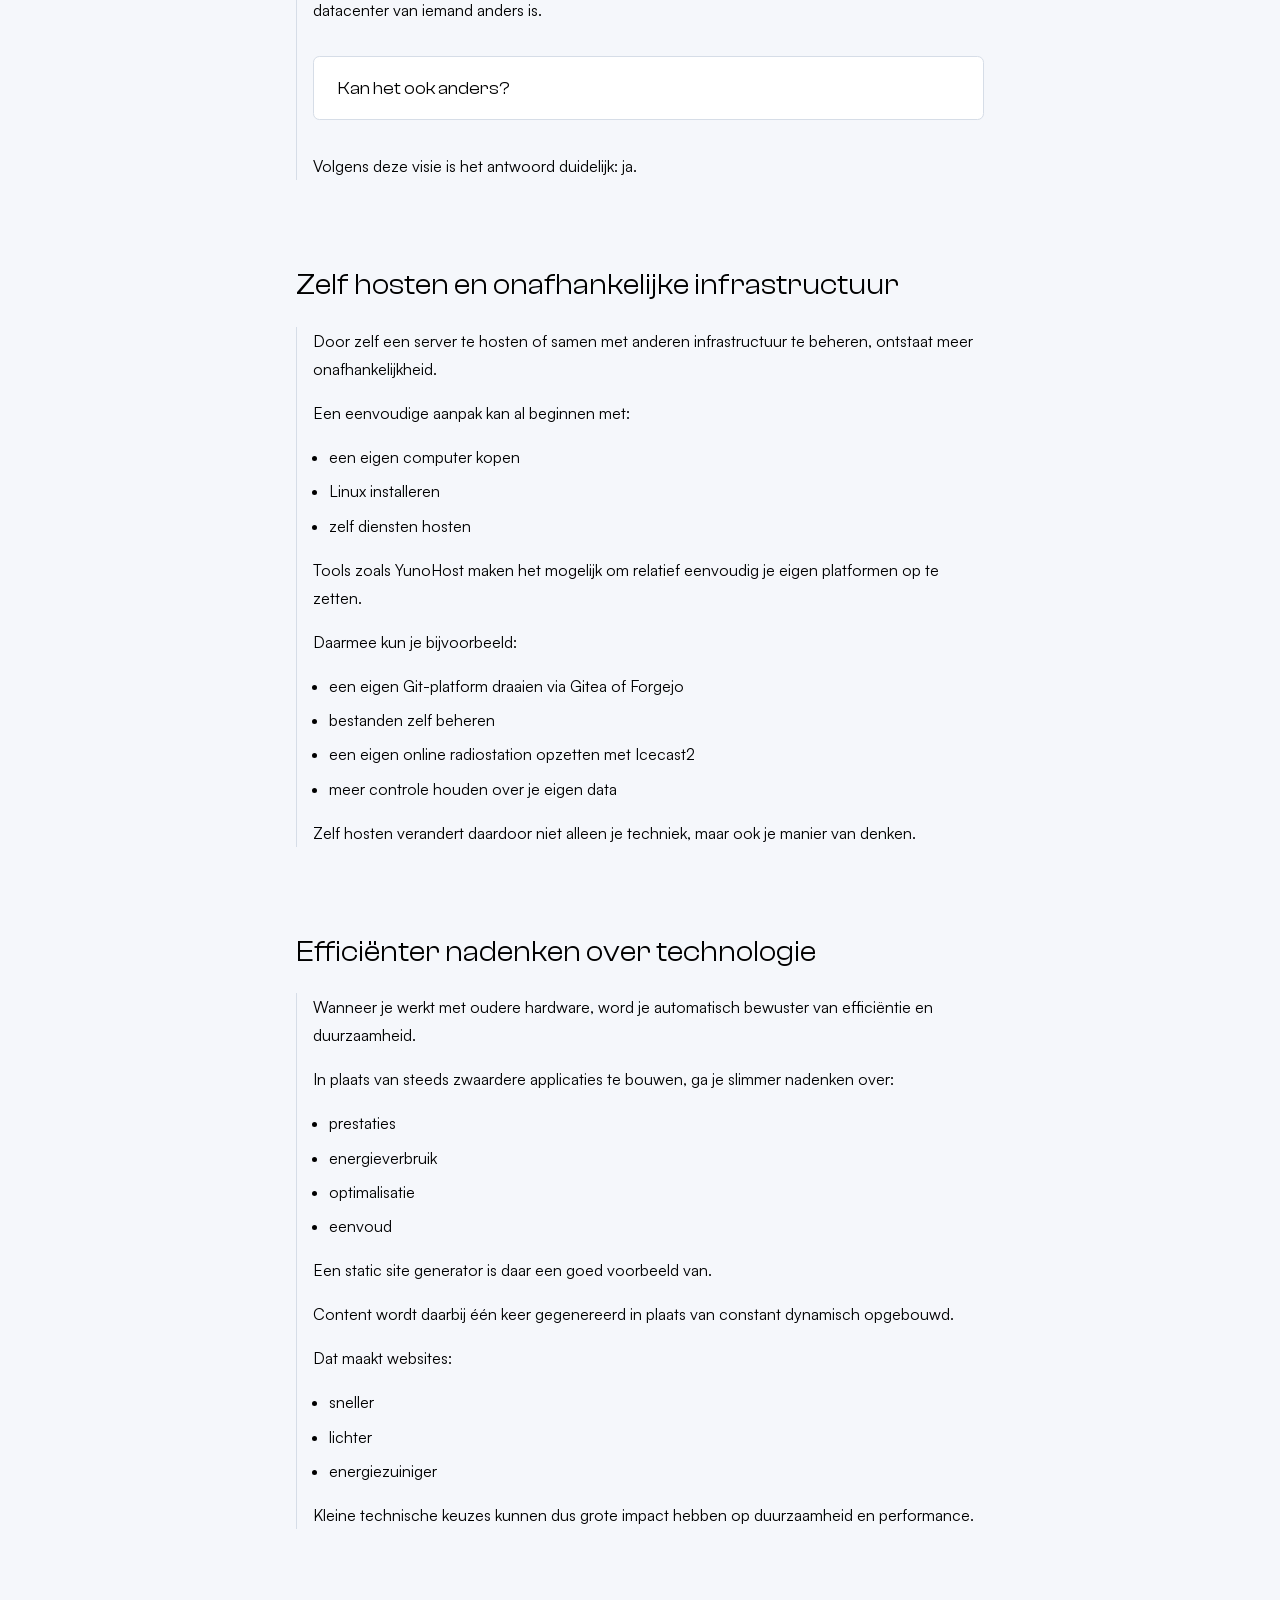
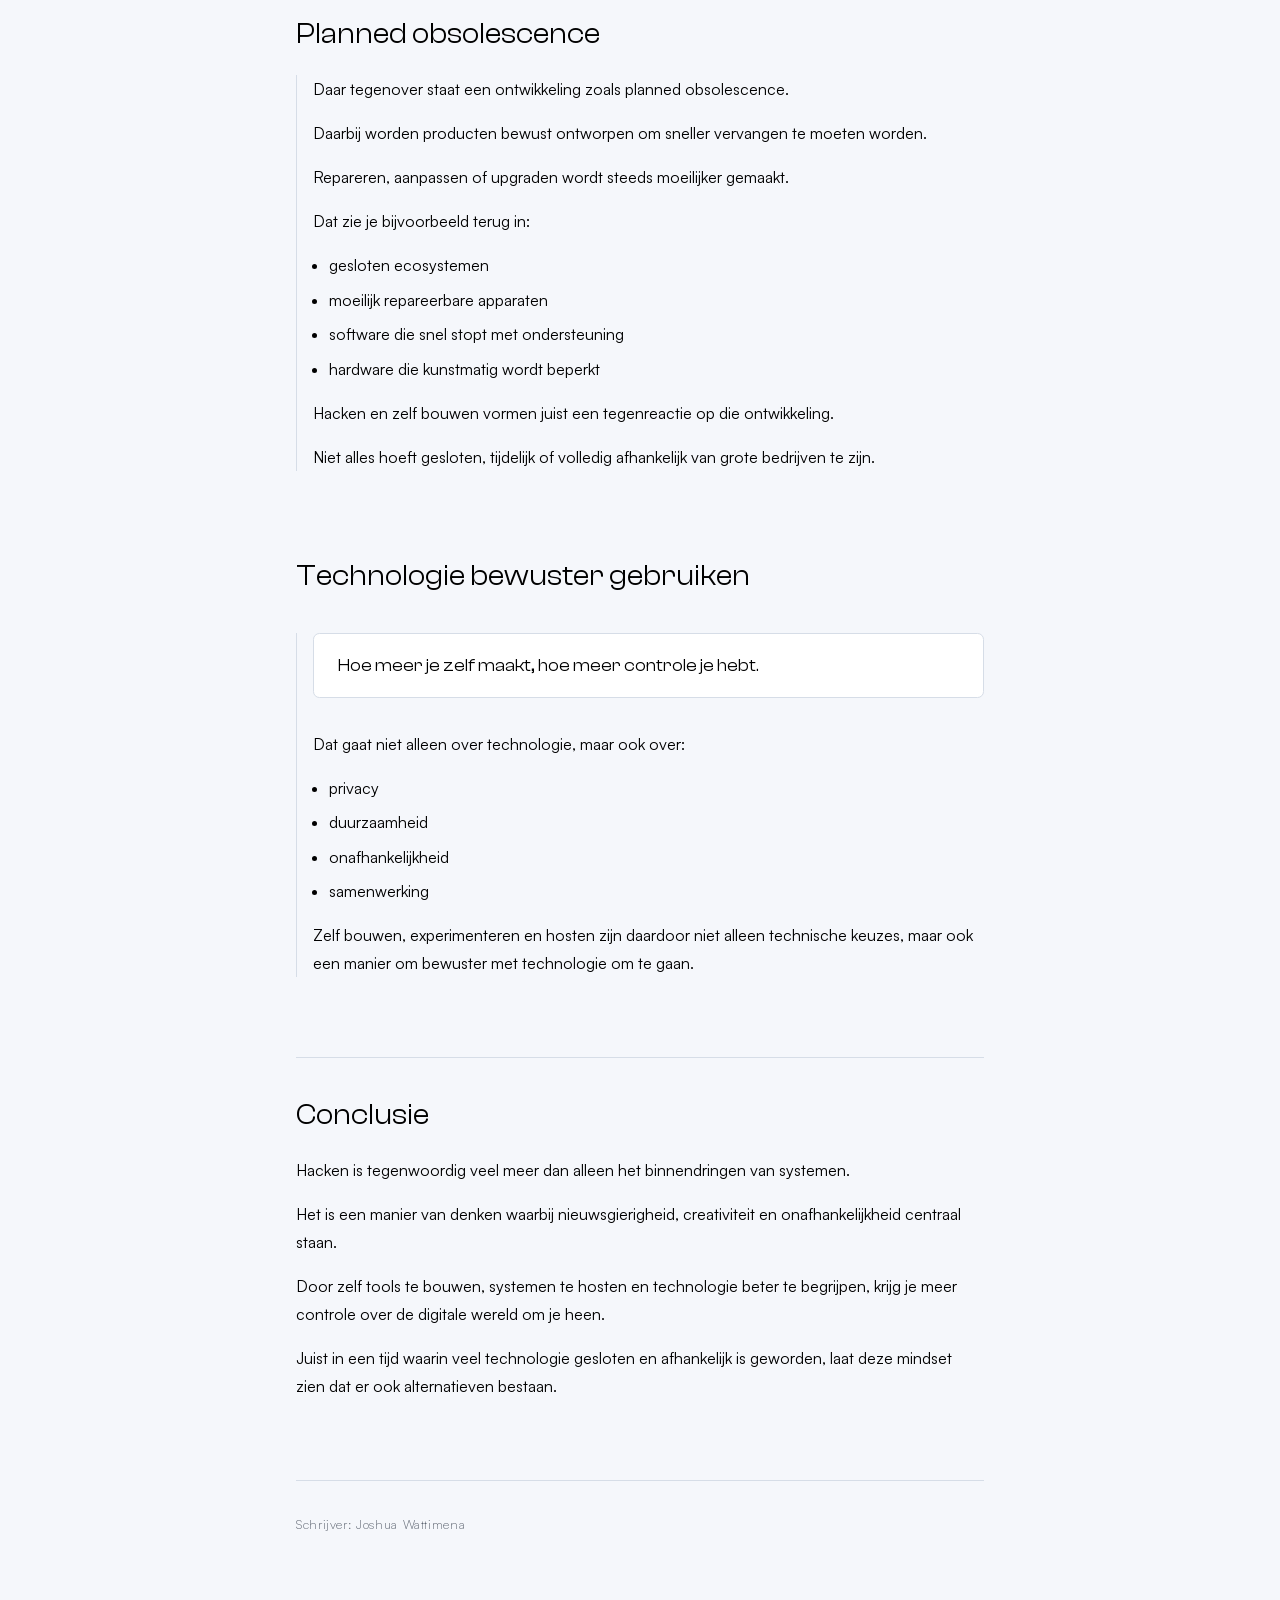
<file: weekly-nerds-pages/rosa-schuurman-blog.html>
<!DOCTYPE html>
<html lang="nl">
<head>
    <meta charset="UTF-8">
    <meta name="viewport" content="width=device-width, initial-scale=1.0">
    <link rel="stylesheet" href="../styles/style-weekly-nerds.css">
    <title>Hacken als Mindset</title>
</head>

<body>

    <header>
        <div class="meta-top">
            <a href="../index.html" class="back-button">Terug</a>

            <p class="meta">
                Rosa Schuurman · Hack of a Nerd
            </p>

            <p class="meta">02-04-2026</p>
        </div>

        <h1>Hacken als<br> Mindset</h1>
    </header>

    <p class="intro">
        Hacken draait tegenwoordig om veel meer dan alleen systemen binnendringen.
        Het gaat om nieuwsgierigheid, zelf bouwen, technologie begrijpen
        en meer controle krijgen over de digitale wereld om je heen.
    </p>

    <h2>Meer dan alleen systemen hacken</h2>
    <section>
        <p>
            Een hacker is allang niet meer alleen iemand die systemen probeert binnen te dringen.
        </p>

        <p>
            Hacken draait juist om begrijpen hoe technologie werkt,
            systemen aanpassen naar je eigen wensen
            en zelf dingen bouwen in plaats van volledig afhankelijk te zijn van bestaande platforms.
        </p>

        <p>
            Het gaat om:
        </p>

        <ul>
            <li>nieuwsgierigheid</li>
            <li>experimenteren</li>
            <li>technologie begrijpen</li>
            <li>controle terugpakken</li>
        </ul>

        <p>
            Die manier van denken maakt hacken veel breder dan alleen cybersecurity.
        </p>
    </section>

    <h2>Zelf bouwen geeft controle</h2>
    <section>
        <p>
            De hacker mindset begint vaak bij het zelf maken van tools en systemen.
        </p>

        <p>
            In plaats van volledig te vertrouwen op standaardsoftware of grote platformen,
            kun je bijvoorbeeld:
        </p>

        <ul>
            <li>je eigen CMS bouwen</li>
            <li>een proof of concept maken in Keynote</li>
            <li>experimenteren met eigen workflows</li>
            <li>tools aanpassen aan je eigen behoeften</li>
        </ul>

        <p>
            Door zelf te bouwen leer je niet alleen hoe technologie werkt,
            maar krijg je ook veel meer controle over het eindresultaat.
        </p>
    </section>

    <h2>Afhankelijkheid van grote platformen</h2>
    <section>
        <p>
            Tegenwoordig zijn we sterk afhankelijk geworden van grote technologiebedrijven.
        </p>

        <p>
            Niet alleen als gebruikers, maar ook als organisaties en zelfs overheden.
        </p>

        <p>
            Veel systemen draaien volledig “in de cloud”,
            terwijl die cloud uiteindelijk gewoon een datacenter van iemand anders is.
        </p>

        <blockquote>
            Kan het ook anders?
        </blockquote>

        <p>
            Volgens deze visie is het antwoord duidelijk: ja.
        </p>
    </section>

    <h2>Zelf hosten en onafhankelijke infrastructuur</h2>
    <section>
        <p>
            Door zelf een server te hosten of samen met anderen infrastructuur te beheren,
            ontstaat meer onafhankelijkheid.
        </p>

        <p>
            Een eenvoudige aanpak kan al beginnen met:
        </p>

        <ul>
            <li>een eigen computer kopen</li>
            <li>Linux installeren</li>
            <li>zelf diensten hosten</li>
        </ul>

        <p>
            Tools zoals YunoHost maken het mogelijk om relatief eenvoudig
            je eigen platformen op te zetten.
        </p>

        <p>
            Daarmee kun je bijvoorbeeld:
        </p>

        <ul>
            <li>een eigen Git-platform draaien via Gitea of Forgejo</li>
            <li>bestanden zelf beheren</li>
            <li>een eigen online radiostation opzetten met Icecast2</li>
            <li>meer controle houden over je eigen data</li>
        </ul>

        <p>
            Zelf hosten verandert daardoor niet alleen je techniek,
            maar ook je manier van denken.
        </p>
    </section>

    <h2>Efficiënter nadenken over technologie</h2>
    <section>
        <p>
            Wanneer je werkt met oudere hardware,
            word je automatisch bewuster van efficiëntie en duurzaamheid.
        </p>

        <p>
            In plaats van steeds zwaardere applicaties te bouwen,
            ga je slimmer nadenken over:
        </p>

        <ul>
            <li>prestaties</li>
            <li>energieverbruik</li>
            <li>optimalisatie</li>
            <li>eenvoud</li>
        </ul>

        <p>
            Een static site generator is daar een goed voorbeeld van.
        </p>

        <p>
            Content wordt daarbij één keer gegenereerd
            in plaats van constant dynamisch opgebouwd.
        </p>

        <p>
            Dat maakt websites:
        </p>

        <ul>
            <li>sneller</li>
            <li>lichter</li>
            <li>energiezuiniger</li>
        </ul>

        <p>
            Kleine technische keuzes kunnen dus grote impact hebben
            op duurzaamheid en performance.
        </p>
    </section>

    <h2>Planned obsolescence</h2>
    <section>
        <p>
            Daar tegenover staat een ontwikkeling zoals planned obsolescence.
        </p>

        <p>
            Daarbij worden producten bewust ontworpen
            om sneller vervangen te moeten worden.
        </p>

        <p>
            Repareren, aanpassen of upgraden wordt steeds moeilijker gemaakt.
        </p>

        <p>
            Dat zie je bijvoorbeeld terug in:
        </p>

        <ul>
            <li>gesloten ecosystemen</li>
            <li>moeilijk repareerbare apparaten</li>
            <li>software die snel stopt met ondersteuning</li>
            <li>hardware die kunstmatig wordt beperkt</li>
        </ul>

        <p>
            Hacken en zelf bouwen vormen juist een tegenreactie op die ontwikkeling.
        </p>

        <p>
            Niet alles hoeft gesloten, tijdelijk
            of volledig afhankelijk van grote bedrijven te zijn.
        </p>
    </section>

    <h2>Technologie bewuster gebruiken</h2>
    <section>
        <blockquote>
            Hoe meer je zelf maakt, hoe meer controle je hebt.
        </blockquote>

        <p>
            Dat gaat niet alleen over technologie,
            maar ook over:
        </p>

        <ul>
            <li>privacy</li>
            <li>duurzaamheid</li>
            <li>onafhankelijkheid</li>
            <li>samenwerking</li>
        </ul>

        <p>
            Zelf bouwen, experimenteren en hosten zijn daardoor niet alleen technische keuzes,
            maar ook een manier om bewuster met technologie om te gaan.
        </p>
    </section>

    <section class="conclusion">
        <h2>Conclusie</h2>

        <p>
            Hacken is tegenwoordig veel meer dan alleen het binnendringen van systemen.
        </p>

        <p>
            Het is een manier van denken waarbij nieuwsgierigheid,
            creativiteit en onafhankelijkheid centraal staan.
        </p>

        <p>
            Door zelf tools te bouwen, systemen te hosten
            en technologie beter te begrijpen,
            krijg je meer controle over de digitale wereld om je heen.
        </p>

        <p>
            Juist in een tijd waarin veel technologie gesloten en afhankelijk is geworden,
            laat deze mindset zien dat er ook alternatieven bestaan.
        </p>
    </section>

    <footer>
        <p class="meta">Schrijver: Joshua Wattimena</p>
    </footer>

</body>
</html>
</file>
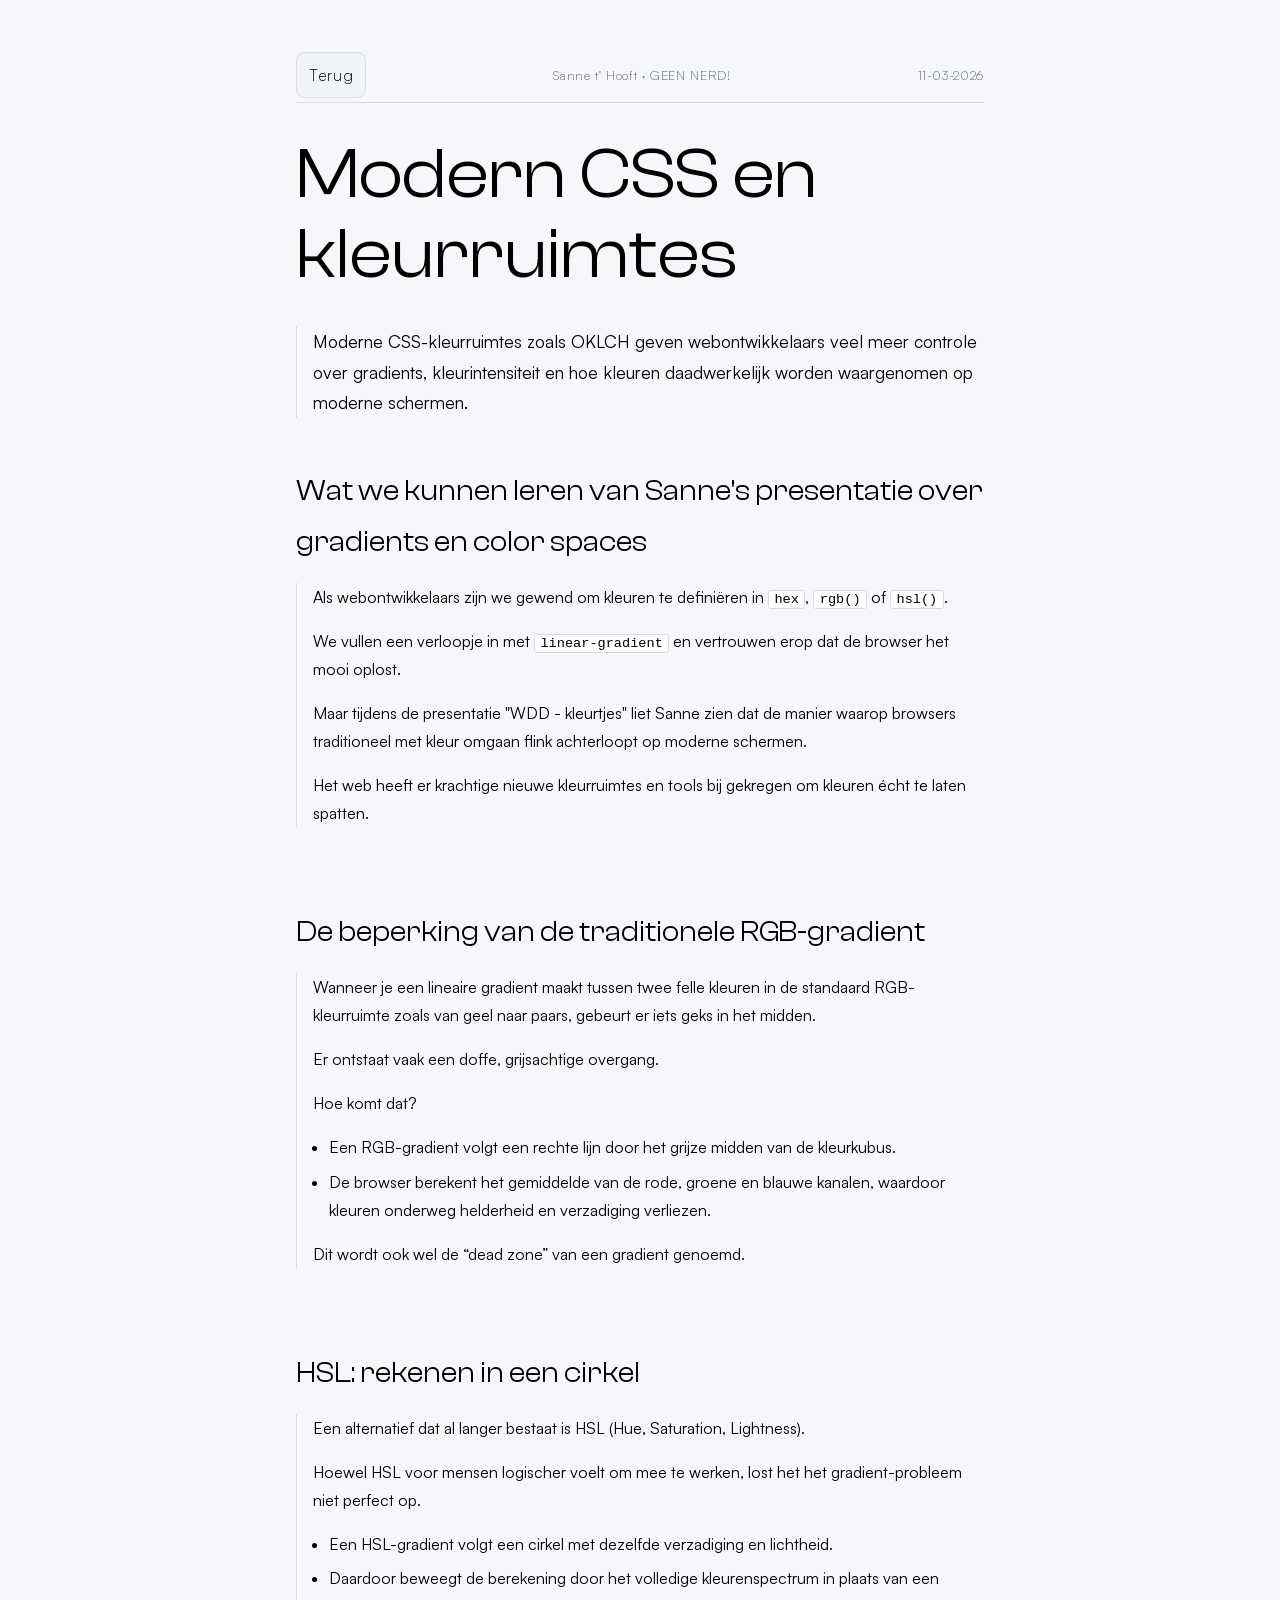
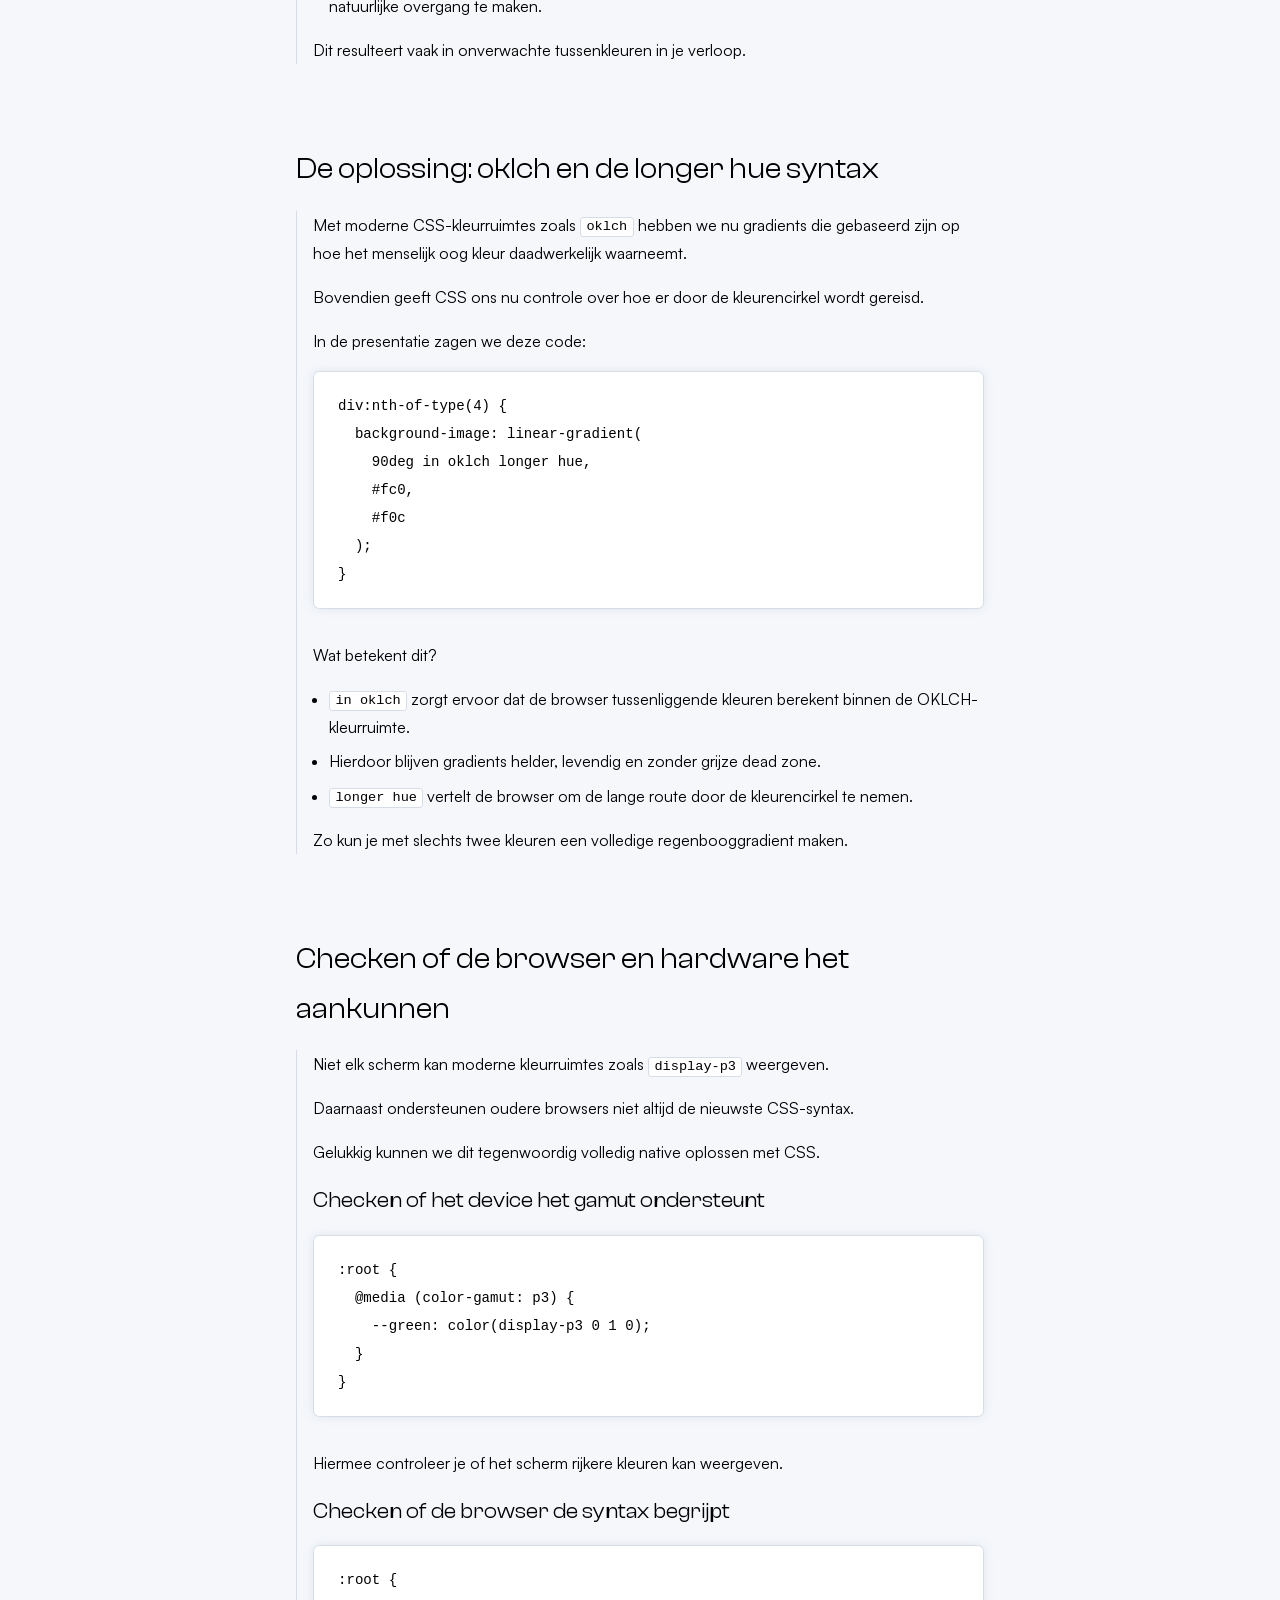
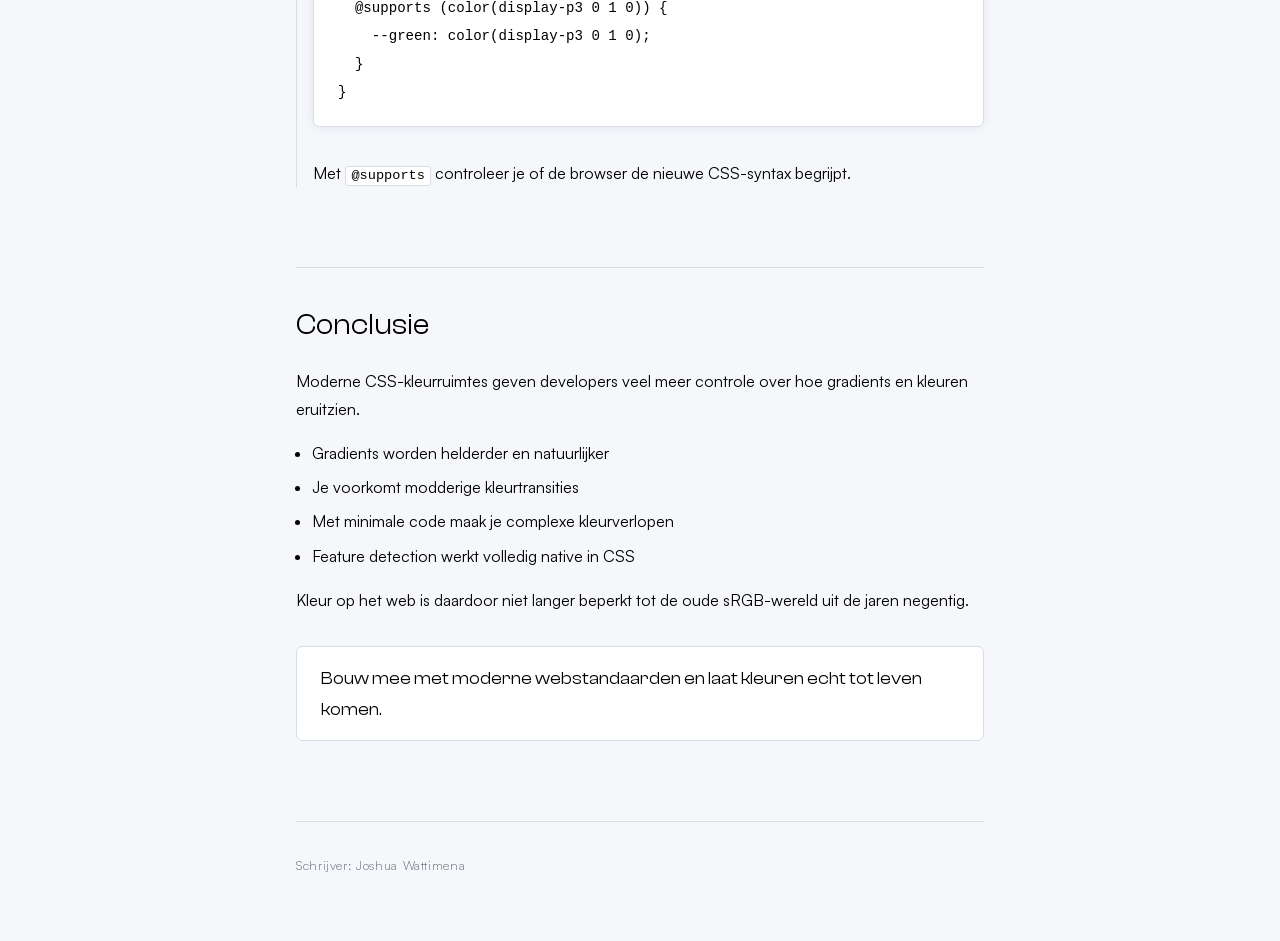
<file: weekly-nerds-pages/sanne-t-hooft-blog.html>
<!DOCTYPE html>
<html lang="nl">

<head>
    <meta charset="UTF-8">
    <meta name="viewport" content="width=device-width, initial-scale=1.0">
    <link rel="stylesheet" href="../styles/style-weekly-nerds.css">
    <title>Modern CSS en Kleurruimtes</title>
</head>

<body>

    <header>
        <div class="meta-top">
            <a href="../index.html" class="back-button">Terug</a>

            <p class="meta">
                Sanne t' Hooft · GEEN NERD!
            </p>

            <p class="meta">11-03-2026</p>
        </div>

        <h1>Modern CSS en kleurruimtes</h1>
    </header>

    <p class="intro">
        Moderne CSS-kleurruimtes zoals OKLCH geven webontwikkelaars
        veel meer controle over gradients, kleurintensiteit en
        hoe kleuren daadwerkelijk worden waargenomen op moderne schermen.
    </p>

    <h2>Wat we kunnen leren van Sanne's presentatie over gradients en color spaces</h2>
    <section>
        <p>
            Als webontwikkelaars zijn we gewend om kleuren te definiëren
            in <code>hex</code>, <code>rgb()</code> of <code>hsl()</code>.
        </p>

        <p>
            We vullen een verloopje in met <code>linear-gradient</code>
            en vertrouwen erop dat de browser het mooi oplost.
        </p>

        <p>
            Maar tijdens de presentatie "WDD - kleurtjes"
            liet Sanne zien dat de manier waarop browsers traditioneel
            met kleur omgaan flink achterloopt op moderne schermen.
        </p>

        <p>
            Het web heeft er krachtige nieuwe kleurruimtes en tools bij gekregen
            om kleuren écht te laten spatten.
        </p>
    </section>

    <h2>De beperking van de traditionele RGB-gradient</h2>
    <section>
        <p>
            Wanneer je een lineaire gradient maakt tussen twee felle kleuren
            in de standaard RGB-kleurruimte
            zoals van geel naar paars,
            gebeurt er iets geks in het midden.
        </p>

        <p>
            Er ontstaat vaak een doffe, grijsachtige overgang.
        </p>

        <p>
            Hoe komt dat?
        </p>

        <ul>
            <li>
                Een RGB-gradient volgt een rechte lijn
                door het grijze midden van de kleurkubus.
            </li>

            <li>
                De browser berekent het gemiddelde van de rode,
                groene en blauwe kanalen,
                waardoor kleuren onderweg helderheid
                en verzadiging verliezen.
            </li>
        </ul>

        <p>
            Dit wordt ook wel de “dead zone” van een gradient genoemd.
        </p>
    </section>

    <h2>HSL: rekenen in een cirkel</h2>
    <section>
        <p>
            Een alternatief dat al langer bestaat is HSL
            (Hue, Saturation, Lightness).
        </p>

        <p>
            Hoewel HSL voor mensen logischer voelt om mee te werken,
            lost het het gradient-probleem niet perfect op.
        </p>

        <ul>
            <li>
                Een HSL-gradient volgt een cirkel
                met dezelfde verzadiging en lichtheid.
            </li>

            <li>
                Daardoor beweegt de berekening door het volledige kleurenspectrum
                in plaats van een natuurlijke overgang te maken.
            </li>
        </ul>

        <p>
            Dit resulteert vaak in onverwachte tussenkleuren in je verloop.
        </p>
    </section>

    <h2>De oplossing: oklch en de longer hue syntax</h2>
    <section>
        <p>
            Met moderne CSS-kleurruimtes zoals <code>oklch</code>
            hebben we nu gradients die gebaseerd zijn
            op hoe het menselijk oog kleur daadwerkelijk waarneemt.
        </p>

        <p>
            Bovendien geeft CSS ons nu controle over
            hoe er door de kleurencirkel wordt gereisd.
        </p>

        <p>
            In de presentatie zagen we deze code:
        </p>

        <pre><code>div:nth-of-type(4) {
  background-image: linear-gradient(
    90deg in oklch longer hue,
    #fc0,
    #f0c
  );
}</code></pre>

        <p>
            Wat betekent dit?
        </p>

        <ul>
            <li>
                <code>in oklch</code> zorgt ervoor dat de browser
                tussenliggende kleuren berekent binnen de OKLCH-kleurruimte.
            </li>

            <li>
                Hierdoor blijven gradients helder,
                levendig en zonder grijze dead zone.
            </li>

            <li>
                <code>longer hue</code> vertelt de browser
                om de lange route door de kleurencirkel te nemen.
            </li>
        </ul>

        <p>
            Zo kun je met slechts twee kleuren
            een volledige regenbooggradient maken.
        </p>
    </section>

    <h2>Checken of de browser en hardware het aankunnen</h2>
    <section>
        <p>
            Niet elk scherm kan moderne kleurruimtes
            zoals <code>display-p3</code> weergeven.
        </p>

        <p>
            Daarnaast ondersteunen oudere browsers
            niet altijd de nieuwste CSS-syntax.
        </p>

        <p>
            Gelukkig kunnen we dit tegenwoordig
            volledig native oplossen met CSS.
        </p>

        <h3>Checken of het device het gamut ondersteunt</h3>

        <pre><code>:root {
  @media (color-gamut: p3) {
    --green: color(display-p3 0 1 0);
  }
}</code></pre>

        <p>
            Hiermee controleer je of het scherm
            rijkere kleuren kan weergeven.
        </p>

        <h3>Checken of de browser de syntax begrijpt</h3>

        <pre><code>:root {
  @supports (color(display-p3 0 1 0)) {
    --green: color(display-p3 0 1 0);
  }
}</code></pre>

        <p>
            Met <code>@supports</code> controleer je
            of de browser de nieuwe CSS-syntax begrijpt.
        </p>
    </section>

    <section class="conclusion">
        <h2>Conclusie</h2>

        <p>
            Moderne CSS-kleurruimtes geven developers
            veel meer controle over hoe gradients en kleuren eruitzien.
        </p>

        <ul>
            <li>Gradients worden helderder en natuurlijker</li>
            <li>Je voorkomt modderige kleurtransities</li>
            <li>Met minimale code maak je complexe kleurverlopen</li>
            <li>Feature detection werkt volledig native in CSS</li>
        </ul>

        <p>
            Kleur op het web is daardoor niet langer beperkt
            tot de oude sRGB-wereld uit de jaren negentig.
        </p>

        <blockquote>
            Bouw mee met moderne webstandaarden
            en laat kleuren echt tot leven komen.
        </blockquote>
    </section>

    <footer>
        <p class="meta">Schrijver: Joshua Wattimena</p>
    </footer>

</body>

</html>
</file>
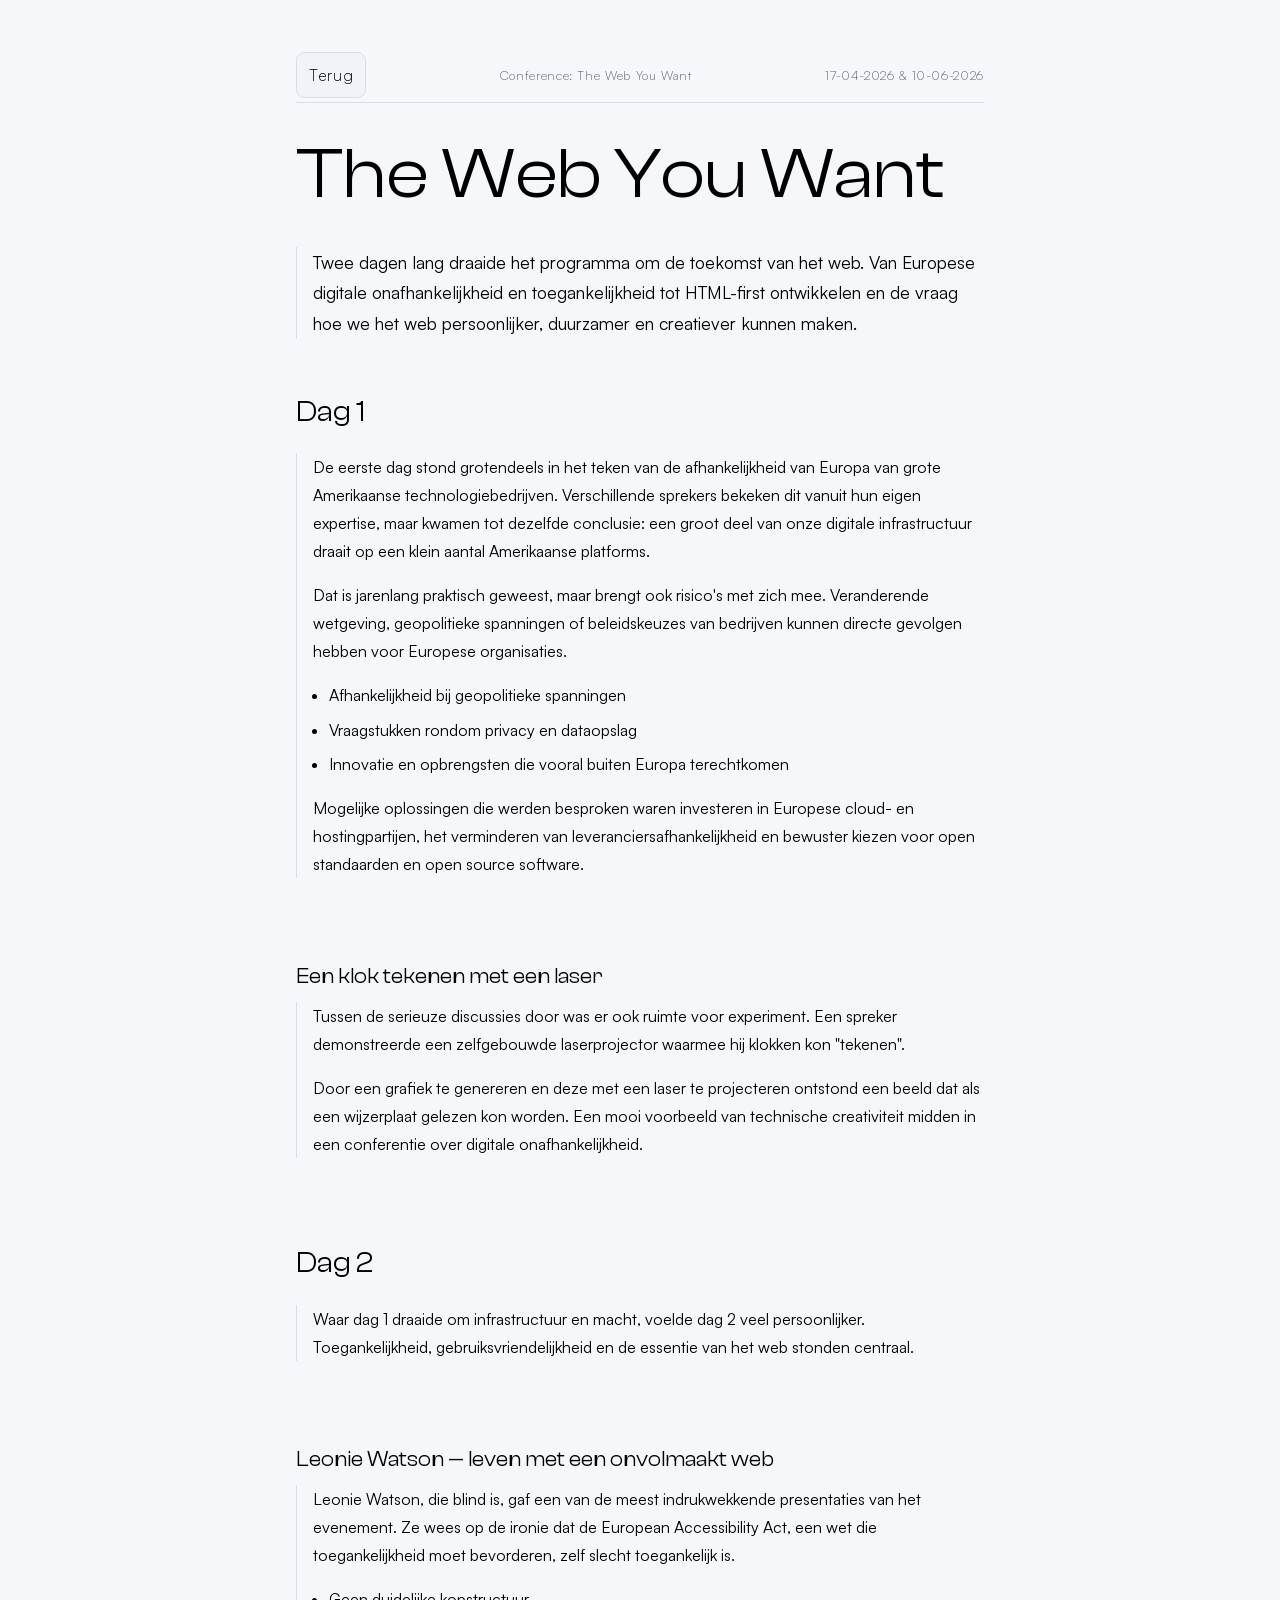
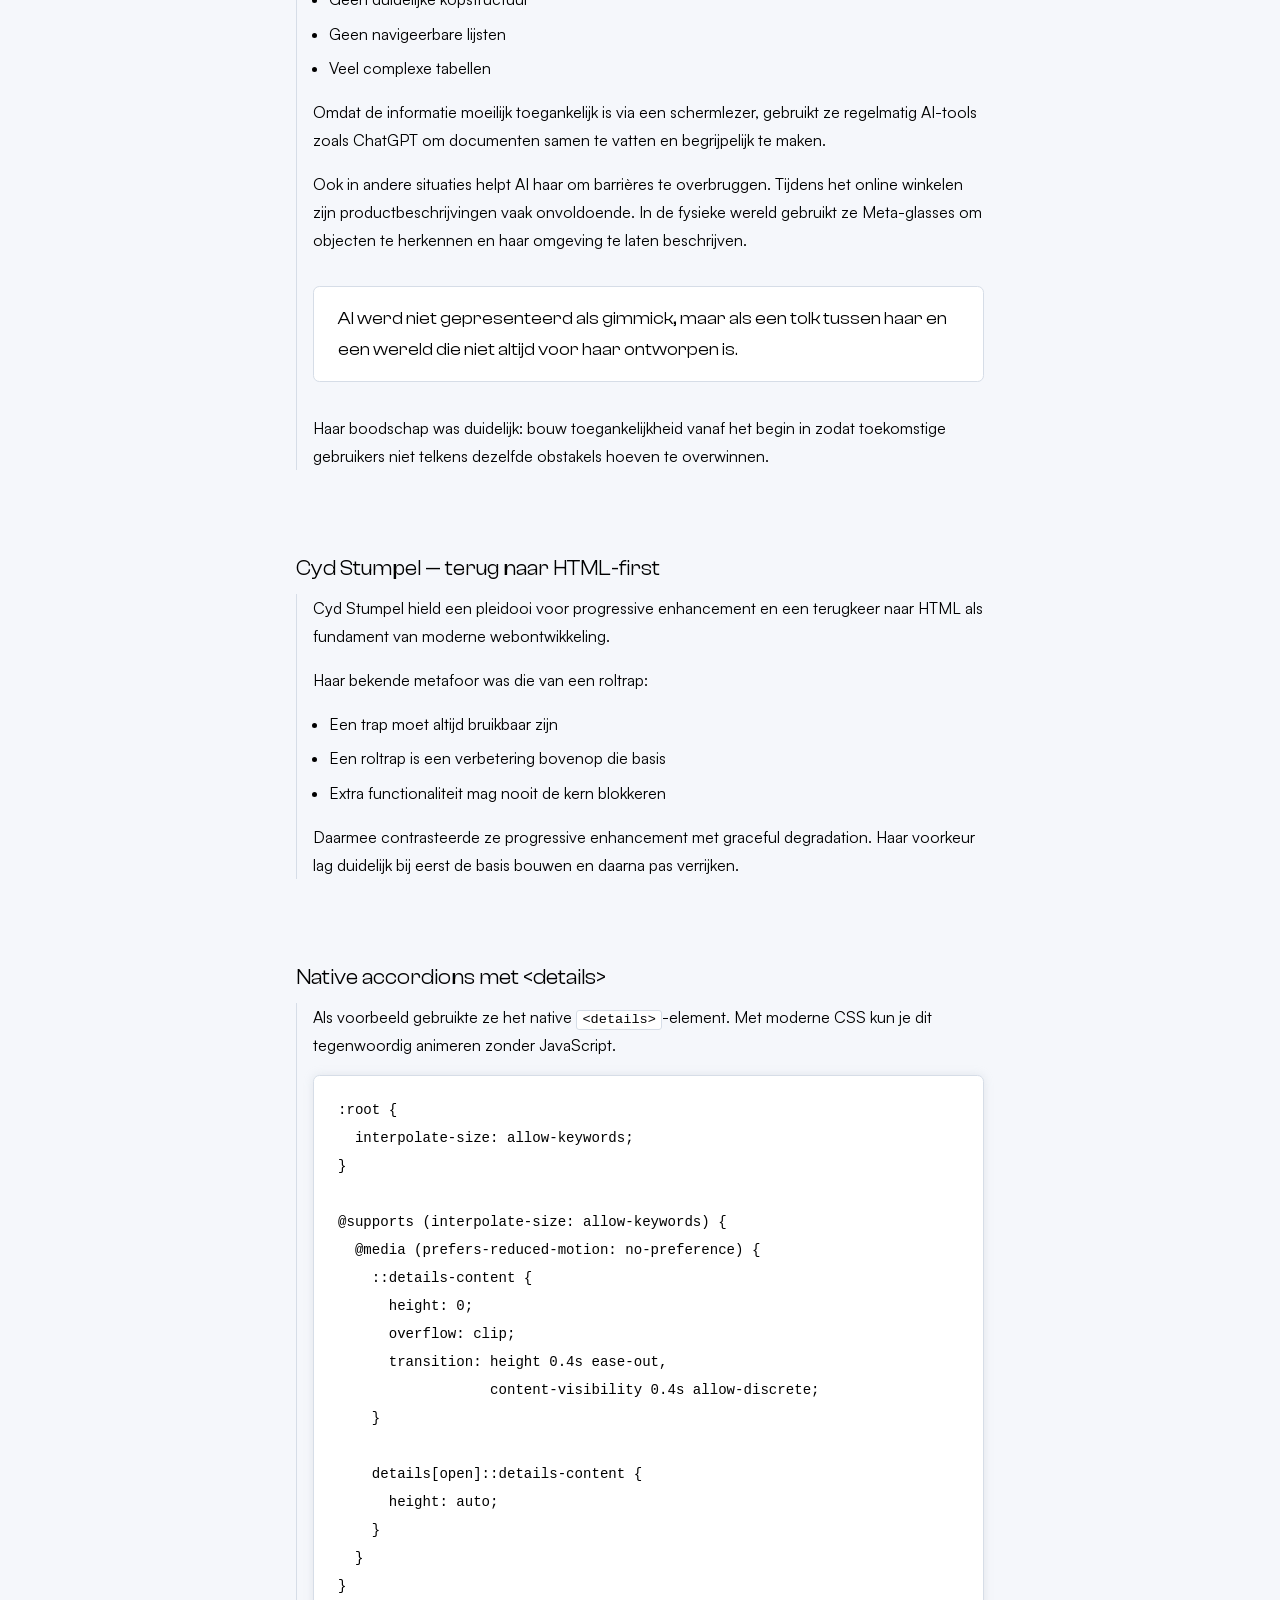
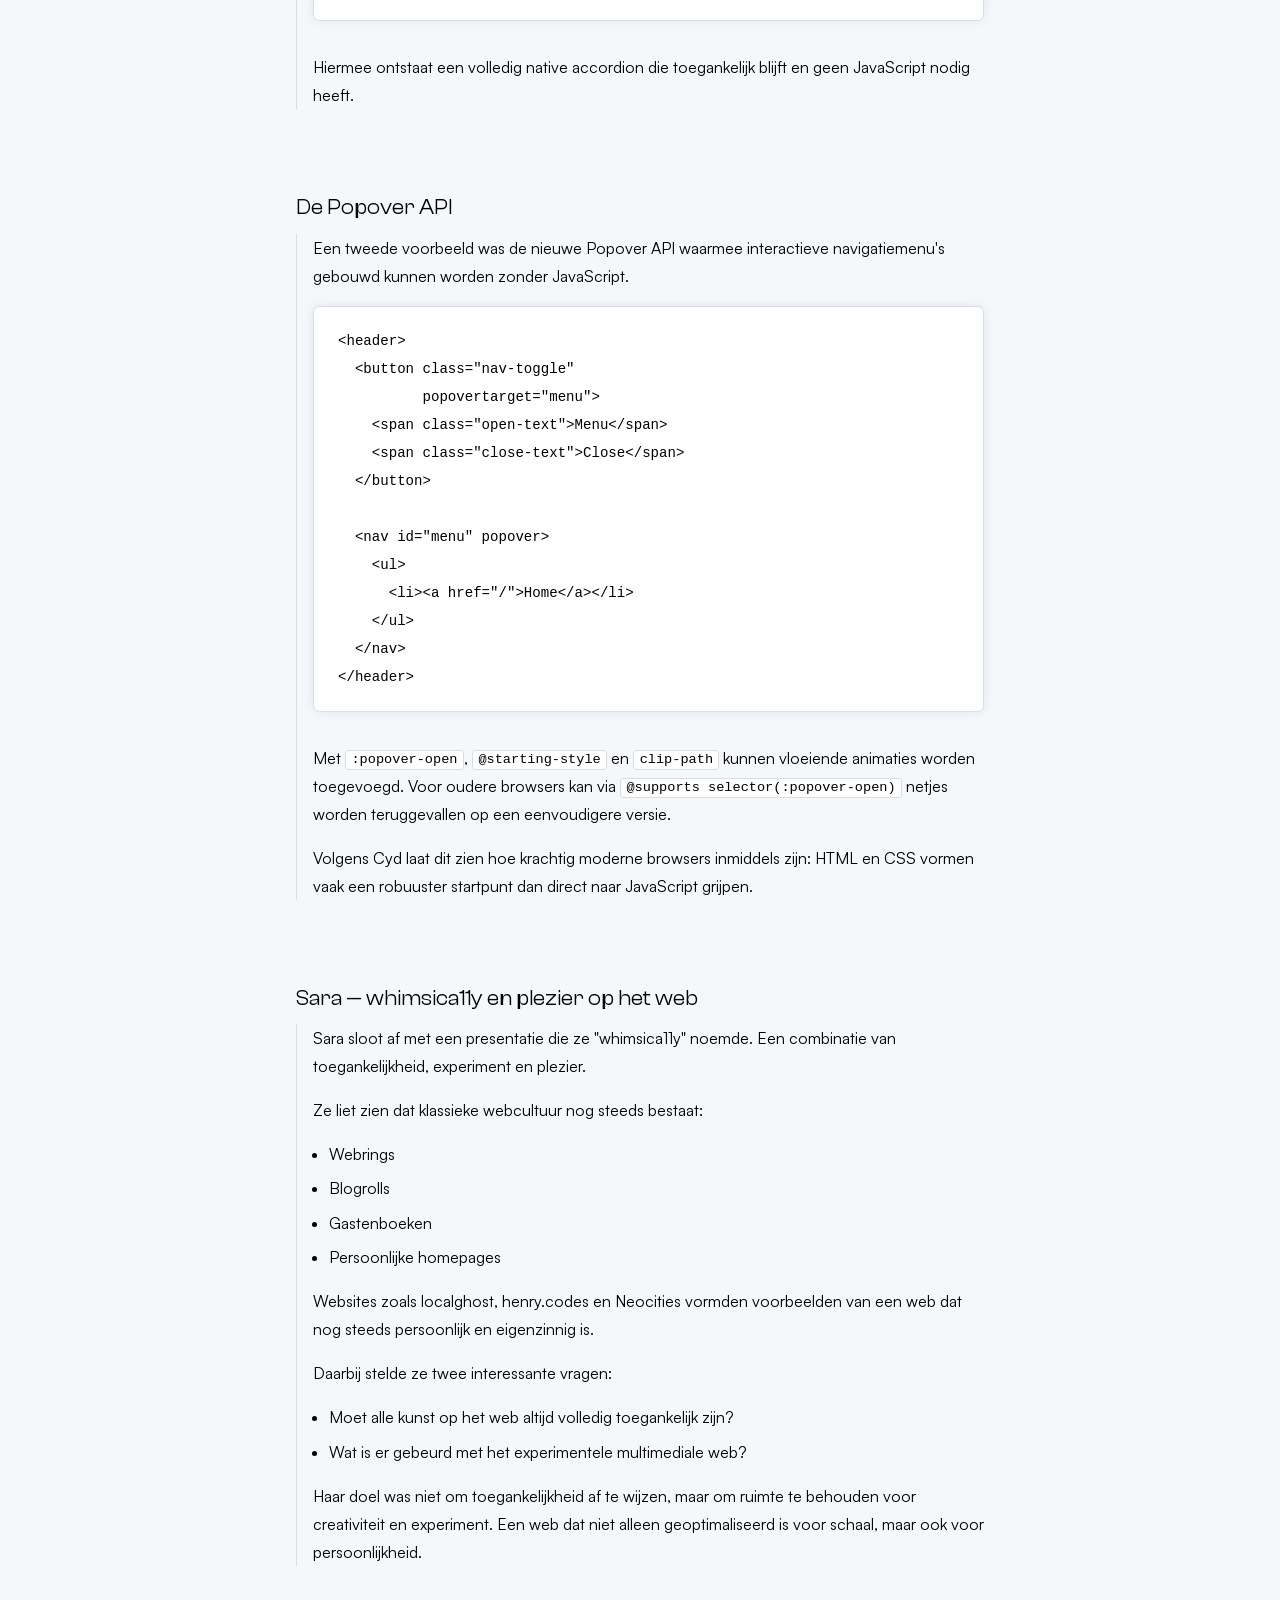
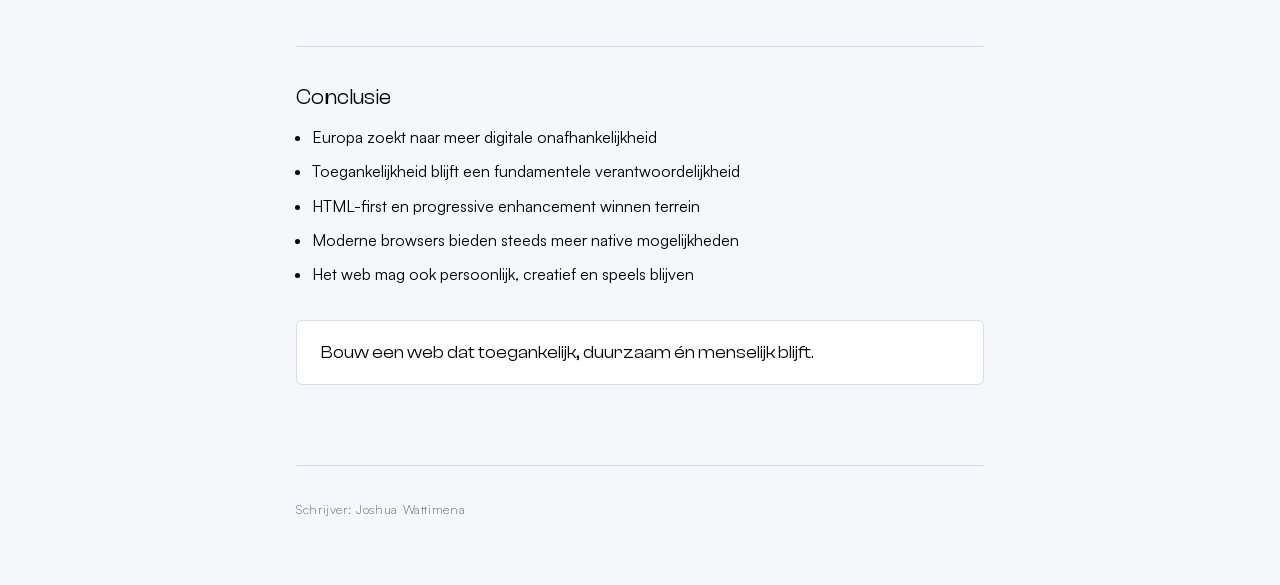
<file: weekly-nerds-pages/the-web-you-want-blog.html>
<!DOCTYPE html>
<html lang="nl">

<head>
    <meta charset="UTF-8">
    <meta name="viewport" content="width=device-width, initial-scale=1.0">
    <link rel="stylesheet" href="../styles/style-weekly-nerds.css">
    <title>The Web You Want Blog</title>
</head>

<body>
    <header>
        <div class="meta-top">
            <a href="../index.html" class="back-button">Terug</a>
            <p class="meta">
                Conference: The Web You Want
            </p>
            <p class="meta">17-04-2026 & 10-06-2026</p>
        </div>
        <h1>The Web You Want</h1>
    </header>

    <p class="intro">
        Twee dagen lang draaide het programma om de toekomst van het web. Van Europese
        digitale onafhankelijkheid en toegankelijkheid tot HTML-first ontwikkelen en
        de vraag hoe we het web persoonlijker, duurzamer en creatiever kunnen maken.
    </p>

    <h2>Dag 1</h2>
    <section>
        <p>
            De eerste dag stond grotendeels in het teken van de afhankelijkheid van Europa
            van grote Amerikaanse technologiebedrijven. Verschillende sprekers bekeken dit
            vanuit hun eigen expertise, maar kwamen tot dezelfde conclusie: een groot deel
            van onze digitale infrastructuur draait op een klein aantal Amerikaanse platforms.
        </p>

        <p>
            Dat is jarenlang praktisch geweest, maar brengt ook risico's met zich mee.
            Veranderende wetgeving, geopolitieke spanningen of beleidskeuzes van bedrijven
            kunnen directe gevolgen hebben voor Europese organisaties.
        </p>

        <ul>
            <li>Afhankelijkheid bij geopolitieke spanningen</li>
            <li>Vraagstukken rondom privacy en dataopslag</li>
            <li>Innovatie en opbrengsten die vooral buiten Europa terechtkomen</li>
        </ul>

        <p>
            Mogelijke oplossingen die werden besproken waren investeren in Europese cloud-
            en hostingpartijen, het verminderen van leveranciersafhankelijkheid en bewuster
            kiezen voor open standaarden en open source software.
        </p>
    </section>

    <h3>Een klok tekenen met een laser</h3>
    <section>
        <p>
            Tussen de serieuze discussies door was er ook ruimte voor experiment.
            Een spreker demonstreerde een zelfgebouwde laserprojector waarmee hij
            klokken kon "tekenen".
        </p>

        <p>
            Door een grafiek te genereren en deze met een laser te projecteren ontstond
            een beeld dat als een wijzerplaat gelezen kon worden. Een mooi voorbeeld
            van technische creativiteit midden in een conferentie over digitale
            onafhankelijkheid.
        </p>
    </section>

    <h2>Dag 2</h2>
    <section>
        <p>
            Waar dag 1 draaide om infrastructuur en macht, voelde dag 2 veel persoonlijker.
            Toegankelijkheid, gebruiksvriendelijkheid en de essentie van het web stonden
            centraal.
        </p>
    </section>

    <h3>Leonie Watson — leven met een onvolmaakt web</h3>
    <section>
        <p>
            Leonie Watson, die blind is, gaf een van de meest indrukwekkende presentaties
            van het evenement. Ze wees op de ironie dat de European Accessibility Act,
            een wet die toegankelijkheid moet bevorderen, zelf slecht toegankelijk is.
        </p>

        <ul>
            <li>Geen duidelijke kopstructuur</li>
            <li>Geen navigeerbare lijsten</li>
            <li>Veel complexe tabellen</li>
        </ul>

        <p>
            Omdat de informatie moeilijk toegankelijk is via een schermlezer, gebruikt ze
            regelmatig AI-tools zoals ChatGPT om documenten samen te vatten en begrijpelijk
            te maken.
        </p>

        <p>
            Ook in andere situaties helpt AI haar om barrières te overbruggen. Tijdens het
            online winkelen zijn productbeschrijvingen vaak onvoldoende. In de fysieke wereld
            gebruikt ze Meta-glasses om objecten te herkennen en haar omgeving te laten
            beschrijven.
        </p>

        <blockquote>
            AI werd niet gepresenteerd als gimmick, maar als een tolk tussen haar en een
            wereld die niet altijd voor haar ontworpen is.
        </blockquote>

        <p>
            Haar boodschap was duidelijk: bouw toegankelijkheid vanaf het begin in zodat
            toekomstige gebruikers niet telkens dezelfde obstakels hoeven te overwinnen.
        </p>
    </section>

    <h3>Cyd Stumpel — terug naar HTML-first</h3>
    <section>
        <p>
            Cyd Stumpel hield een pleidooi voor progressive enhancement en een terugkeer
            naar HTML als fundament van moderne webontwikkeling.
        </p>

        <p>
            Haar bekende metafoor was die van een roltrap:
        </p>

        <ul>
            <li>Een trap moet altijd bruikbaar zijn</li>
            <li>Een roltrap is een verbetering bovenop die basis</li>
            <li>Extra functionaliteit mag nooit de kern blokkeren</li>
        </ul>

        <p>
            Daarmee contrasteerde ze progressive enhancement met graceful degradation.
            Haar voorkeur lag duidelijk bij eerst de basis bouwen en daarna pas verrijken.
        </p>
    </section>

    <h3>Native accordions met &lt;details&gt;</h3>
    <section>
        <p>
            Als voorbeeld gebruikte ze het native
            <code>&lt;details&gt;</code>-element.
            Met moderne CSS kun je dit tegenwoordig animeren zonder JavaScript.
        </p>

        <pre><code>:root {
  interpolate-size: allow-keywords;
}

@supports (interpolate-size: allow-keywords) {
  @media (prefers-reduced-motion: no-preference) {
    ::details-content {
      height: 0;
      overflow: clip;
      transition: height 0.4s ease-out,
                  content-visibility 0.4s allow-discrete;
    }

    details[open]::details-content {
      height: auto;
    }
  }
}</code></pre>

        <p>
            Hiermee ontstaat een volledig native accordion die toegankelijk blijft
            en geen JavaScript nodig heeft.
        </p>
    </section>

    <h3>De Popover API</h3>
    <section>
        <p>
            Een tweede voorbeeld was de nieuwe Popover API waarmee interactieve
            navigatiemenu's gebouwd kunnen worden zonder JavaScript.
        </p>

        <pre><code>&lt;header&gt;
  &lt;button class="nav-toggle"
          popovertarget="menu"&gt;
    &lt;span class="open-text"&gt;Menu&lt;/span&gt;
    &lt;span class="close-text"&gt;Close&lt;/span&gt;
  &lt;/button&gt;

  &lt;nav id="menu" popover&gt;
    &lt;ul&gt;
      &lt;li&gt;&lt;a href="/"&gt;Home&lt;/a&gt;&lt;/li&gt;
    &lt;/ul&gt;
  &lt;/nav&gt;
&lt;/header&gt;</code></pre>

        <p>
            Met <code>:popover-open</code>, <code>@starting-style</code> en
            <code>clip-path</code> kunnen vloeiende animaties worden toegevoegd.
            Voor oudere browsers kan via
            <code>@supports selector(:popover-open)</code>
            netjes worden teruggevallen op een eenvoudigere versie.
        </p>

        <p>
            Volgens Cyd laat dit zien hoe krachtig moderne browsers inmiddels zijn:
            HTML en CSS vormen vaak een robuuster startpunt dan direct naar
            JavaScript grijpen.
        </p>
    </section>

    <h3>Sara — whimsica11y en plezier op het web</h3>
    <section>
        <p>
            Sara sloot af met een presentatie die ze "whimsica11y" noemde.
            Een combinatie van toegankelijkheid, experiment en plezier.
        </p>

        <p>
            Ze liet zien dat klassieke webcultuur nog steeds bestaat:
        </p>

        <ul>
            <li>Webrings</li>
            <li>Blogrolls</li>
            <li>Gastenboeken</li>
            <li>Persoonlijke homepages</li>
        </ul>

        <p>
            Websites zoals localghost, henry.codes en Neocities vormden voorbeelden
            van een web dat nog steeds persoonlijk en eigenzinnig is.
        </p>

        <p>
            Daarbij stelde ze twee interessante vragen:
        </p>

        <ul>
            <li>
                Moet alle kunst op het web altijd volledig toegankelijk zijn?
            </li>
            <li>
                Wat is er gebeurd met het experimentele multimediale web?
            </li>
        </ul>

        <p>
            Haar doel was niet om toegankelijkheid af te wijzen, maar om ruimte
            te behouden voor creativiteit en experiment. Een web dat niet alleen
            geoptimaliseerd is voor schaal, maar ook voor persoonlijkheid.
        </p>
    </section>

    <section class="conclusion">
        <h3>Conclusie</h3>

        <ul>
            <li>Europa zoekt naar meer digitale onafhankelijkheid</li>
            <li>Toegankelijkheid blijft een fundamentele verantwoordelijkheid</li>
            <li>HTML-first en progressive enhancement winnen terrein</li>
            <li>Moderne browsers bieden steeds meer native mogelijkheden</li>
            <li>Het web mag ook persoonlijk, creatief en speels blijven</li>
        </ul>

        <blockquote>
            Bouw een web dat toegankelijk, duurzaam én menselijk blijft.
        </blockquote>
    </section>

    <footer>
        <p class="meta">Schrijver: Joshua Wattimena</p>
    </footer>


</body>

</html>
</file>
<file: styles/style-weekly-nerds.css>
/* =========================================
   WEEKLY NERD — STYLESHEET
   Gebaseerd op base stylesheet + dashboard
========================================= */

@font-face {
    font-family: 'Satoshi';
    src: url(/fonts/Satoshi-Variable.ttf);
}

@font-face {
    font-family: 'Satoshi';
    font-style: italic;
    src: url(/fonts/Satoshi-VariableItalic.ttf);
}

@font-face {
    font-family: 'Clash-Display';
    src: url(/fonts/ClashDisplay-Variable.ttf);
}

:root {
    color-scheme: light dark;

    /* ── Kleuren ── */
    --font-color:           light-dark(#000, #fff);
    --font-muted:           light-dark(#5f6672, #888);
    --bg-color:             light-dark(#f5f7fb, #0f0f11);
    --surface:              light-dark(#ffffff, #080808);
    --button-background:    light-dark(#f0f3f8, #151518);
    --border:               light-dark(#d6dde7, #1a1a1a);
    --accent:               light-dark(#6d28d9, #8f5cff);
    --code-bg:              var(--surface);
    --code-color:           light-dark(#000, #fff);
    --button-hover-border:  light-dark(rgba(109, 126, 153, 0.24), rgba(255,255,255,0.08));

    /* ── Typografie ── */
    --font-body:            'Satoshi', sans-serif;
    --font-display:         'Clash-Display', sans-serif;
    --font-mono:            'Courier New', Courier, monospace;

    --font-base:            1rem;
    --font-sm:              calc(var(--font-base) * 0.8);
    --font-md:              calc(var(--font-base) * 1.1);
    --font-h1:              calc(var(--font-base) * 4.5);
    --font-h2:              calc(var(--font-base) * 1.8);
    --font-h3:              calc(var(--font-base) * 1.3);

    --font-weight-regular:  400;
    --font-weight-medium:   500;
    --font-weight-semibold: 600;

    /* ── Afstanden ── */
    --gap:                  1rem;
    --gap-sm:               calc(var(--gap) * 0.5);
    --gap-lg:               calc(var(--gap) * 2);
    --gap-xl:               calc(var(--gap) * 3);
    --gap-xxl:               calc(var(--gap) * 5);

    /* ── Borders & Radius ── */
    --radius:               .8rem;
    --radius-sm:            calc(var(--radius) / 2);
    --radius-lg:            calc(var(--radius) * 1.5);

    /* ── Schaduwen ── */
    --dropshadow: drop-shadow(0px 0px 5px light-dark(rgba(154, 167, 184, 0.22), rgba(8, 8, 8, 0.85)));
}


/* =========================================
   RESET
========================================= */

*,
::before,
::after {
    box-sizing: border-box;
    margin: 0;
    padding: 0;
}


/* =========================================
   BASE
========================================= */

body {
    background-color: var(--bg-color);
    color: var(--font-color);
    font-family: var(--font-body);
    font-size: var(--font-base);
    line-height: 1.75;
    padding: var(--gap-xl) var(--gap);
    max-width: 720px;
    margin: 0 auto;
}


/* =========================================
   HEADER
========================================= */

header {
    margin-bottom: var(--gap);
}

header h1 {
    border-top: 1px solid var(--border);
    padding: var(--gap-lg) 0 var(--gap);

    font-family: var(--font-display);
    font-size: var(--font-h1);
    font-weight: var(--font-weight-regular);
    line-height: 1.1;
    color: var(--font-color);
}

.meta-top {
    display: flex;
    justify-content: space-between;
    align-items: center;
    gap: var(--gap);
    font-family: var(--font-body);
    font-weight: 300;
    font-size: var(--font-sm);
    letter-spacing: 0.05em;
    color: var(--font-muted);
    

    .back-button {
        text-decoration: none;
        color: var(--font-color);
        border: solid 1px var(--border);
        background-color: var(--button-background);
        padding: .5rem .75rem;
        border-radius: calc(var(--radius) / 1.5);
        font-family: var(--font-body);
        font-size: var(--font-base);
        cursor: pointer;
        transition:
            background-color .2s ease,
            border-color .2s ease,
            transform .2s ease;
        
        &:hover {
            background-color: var(--surface);
            border-color: var(--button-hover-border);
            transform: translateY(-2px);
        }
    }
}

.meta {
    font-family: var(--font-body);
    font-size: var(--font-sm);
    font-weight: 300;
    letter-spacing: 0.05em;
    color: var(--font-muted);
    margin-top: var(--gap);
}


/* =========================================
   INTRO
========================================= */

.intro {
    font-size: var(--font-md);
    color: var(--font-color);
    margin-bottom: var(--gap-xl);
    padding-left: var(--gap);
    border-left: 1px solid var(--border);
}


/* =========================================
   SECTIONS & KOPPEN
========================================= */

section {
    border-left: 1px solid var(--border);
    padding-left: var(--gap);
    margin-bottom: var(--gap-xxl);

    &:last-of-type {
        border-left: none;
        padding-left: 0;
    }
}

h2 {
    font-family: var(--font-display);
    font-size: var(--font-h2);
    font-weight: var(--font-weight-regular);
    color: var(--font-color);
    margin-bottom: var(--gap);
}

h3 {
    font-family: var(--font-display);
    font-size: var(--font-h3);
    font-weight: var(--font-weight-regular);
    color: var(--font-color);
    margin-bottom: var(--gap-sm);
}

p {
    margin-bottom: var(--gap);
    color: var(--font-color);
}

ul,
ol {
    margin: var(--gap-sm) 0 var(--gap) var(--gap);
    color: var(--font-color);
}

li {
    margin-bottom: 0.4rem;
}


/* =========================================
   CODE
========================================= */

pre {
    background: var(--code-bg);
    filter: var(--dropshadow);
    border: 1px solid var(--border);
    /* border-left: 3px solid var(--accent); */
    border-radius: var(--radius-sm);
    padding: 1.25rem 1.5rem;
    overflow-x: auto;
    margin: var(--gap) 0 var(--gap-lg);
}

code {
    font-family: var(--font-mono);
    font-size: 0.88rem;
    color: var(--code-color);
    line-height: 1.6;
}

p code,
li code {
    background: var(--code-bg);
    border: 1px solid var(--border);
    border-radius: 3px;
    padding: 0.1em 0.4em;
    font-size: 0.85em;
    color: var(--code-color);
}


/* =========================================
   RULE DIAGRAM
========================================= */

.rule-diagram {
    display: flex;
    align-items: center;
    gap: var(--gap);
    background: var(--code-bg);
    border: 1px solid var(--border);
    border-radius: var(--radius-sm);
    padding: 1.25rem 1.5rem;
    margin: var(--gap) 0 var(--gap-lg);
    font-family: var(--font-base);
    font-size: var(--font-base);
    color: var(--font-color);
    filter: var(--dropshadow);
}

.rule-diagram span {
    color: var(--font-muted);
}


/* =========================================
   BASELINE CARDS
========================================= */

.baseline-grid {
    display: grid;
    grid-template-columns: 1fr 1fr;
    gap: var(--gap);
    margin-top: var(--gap);
}

.baseline-card {
    background: var(--surface);
    border: 1px solid var(--border);
    border-radius: var(--radius);
    padding: 1.25rem;
    box-shadow: var(--shadow);
    margin-bottom: var(--gap);
    filter: var(--dropshadow);
    
    h3 {
    font-family: var(--font-base);
    font-weight: bolder;
    font-size: 0.85rem;
    letter-spacing: 0.06em;
    /* text-transform: uppercase; */
    /* color: var(--accent); */
    margin-bottom: var(--gap-sm);
    }

    p {
    font-size: 0.9rem;
    margin: 0;
    color: var(--font-color);
}}


/* =========================================
   TIP BLOCK
========================================= */

.tip {
    background: var(--surface);
    border: 1px solid var(--border);
    border-radius: var(--radius);
    padding: var(--gap) 1.25rem;
    margin: var(--gap) 0;
    font-size: 0.95rem;
    color: var(--font-muted);
    /* max-width: 50%; */

    h4{
        color: var(--font-color);
    }
}

.tip strong {
    color: var(--font-color);
}

.tip-grid {
    display: grid;
    grid-template-columns: 1fr 1fr;
    gap: var(--gap);
    margin: var(--gap) 0;

    .tip{
        margin: 0;
    }
}


/* =========================================
   CONCLUSIE
========================================= */

.conclusion {
    border-top: 1px solid var(--border);
    padding-top: var(--gap-lg);
    margin-top: var(--gap-xl);
}

 blockquote {
    margin: var(--gap-lg) 0;
    padding: var(--gap) 1.5rem;
    border: 1px solid var(--border);
    background: var(--surface);
    border-radius: var(--radius-sm);
    font-size: 1.1rem;
    /* font-style: italic; */
    color: var(--font-color);
    box-shadow: var(--shadow);
    font-family: var(--font-display);
}



/* =========================================
   RESOURCES
========================================= */

.resources h3 {
    font-family: var(--font-base);
    font-size: 0.8rem;
    font-weight: 300;
    text-transform: uppercase;
    letter-spacing: 0.06em;
    color: var(--font-muted);
    margin-bottom: 0.75rem;
}

.resources a {
    display: block;
    color: var(--font-color);
    font-family: var(--font-mono);
    font-size: 0.9rem;
    text-decoration: none;
    margin-bottom: 0.4rem;
    transition: opacity 0.15s ease;
}

.resources a:hover {
    text-decoration: underline;
    opacity: 0.8;
}

img{
    /* height: 20rem; */
    width: 100%;
    border-radius: var(--radius);
    border: var(--border) 1px solid;
}


/* =========================================
   FOOTER
========================================= */

footer {
    margin-top: var(--gap-xl);
    padding-top: var(--gap);
    border-top: 1px solid var(--border);
    font-family: var(--font-mono);
    font-size: 0.8rem;
    color: var(--font-muted);
}
</file>
